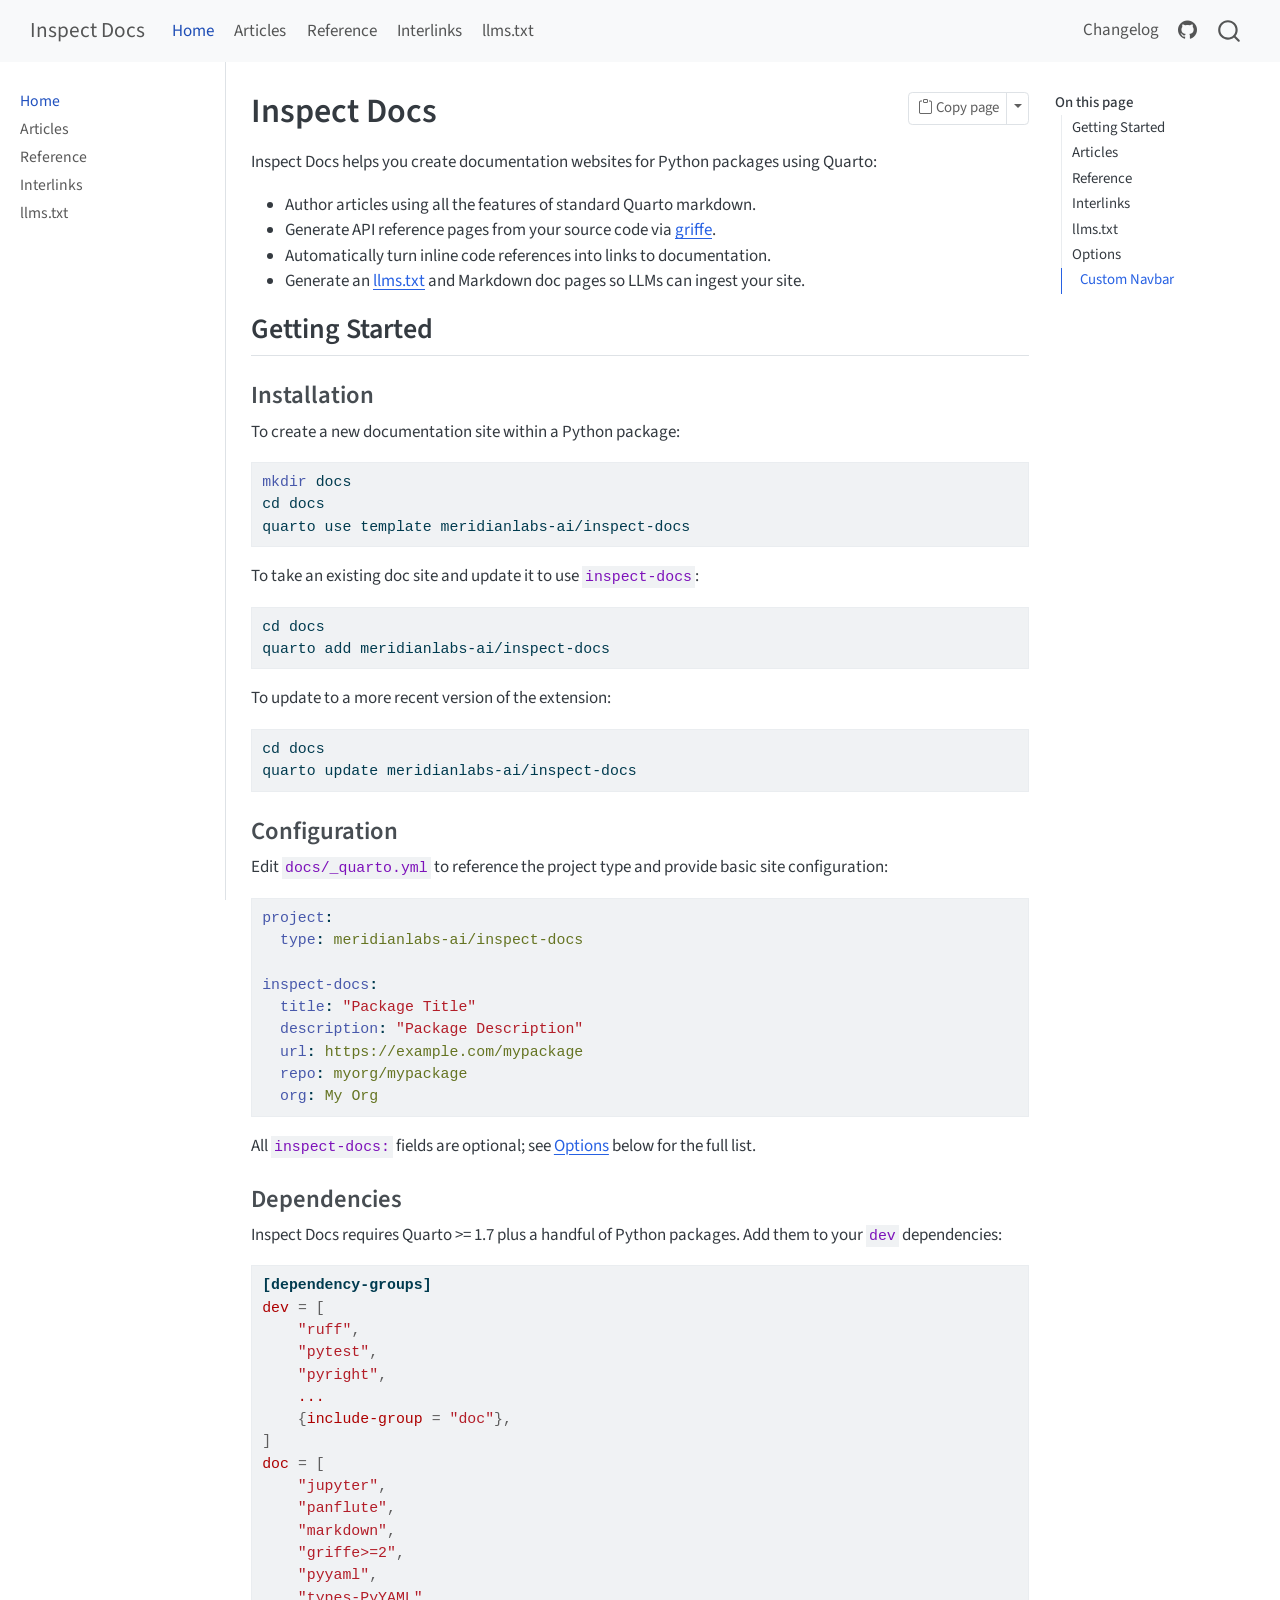
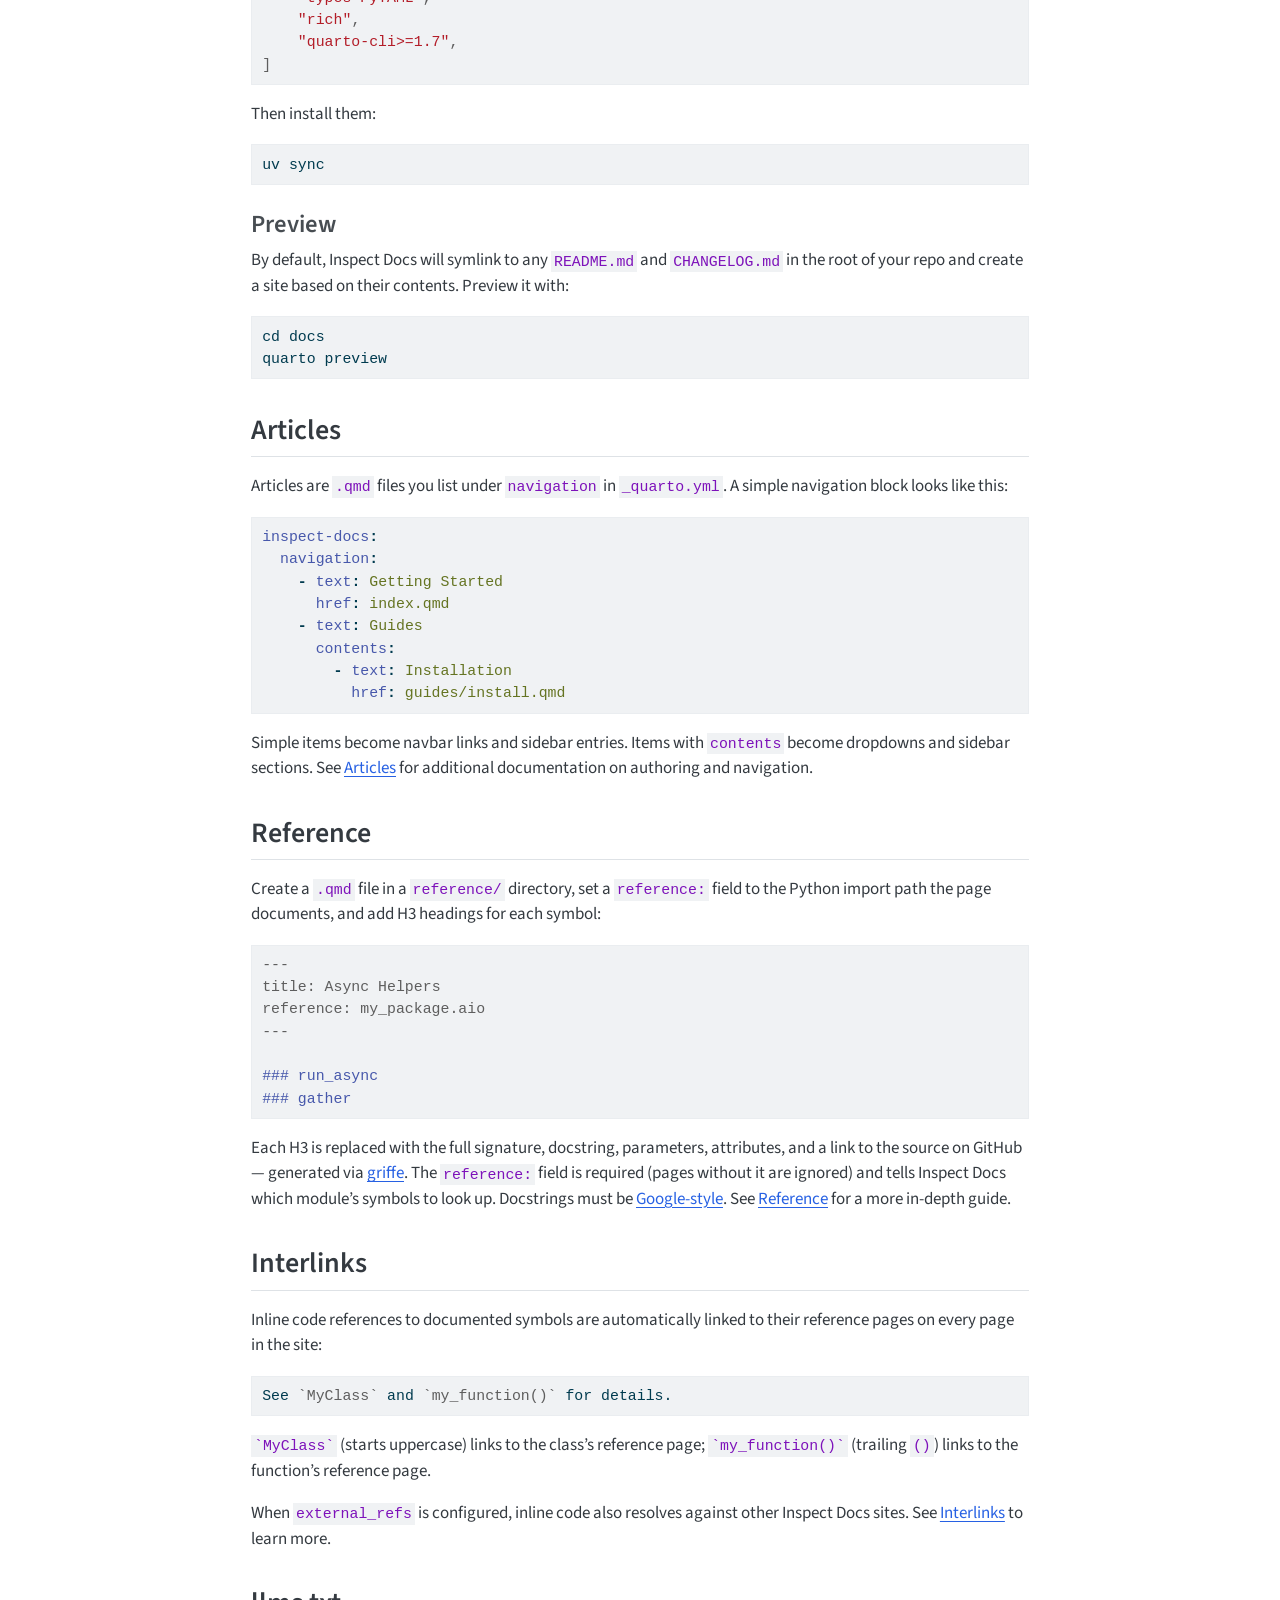
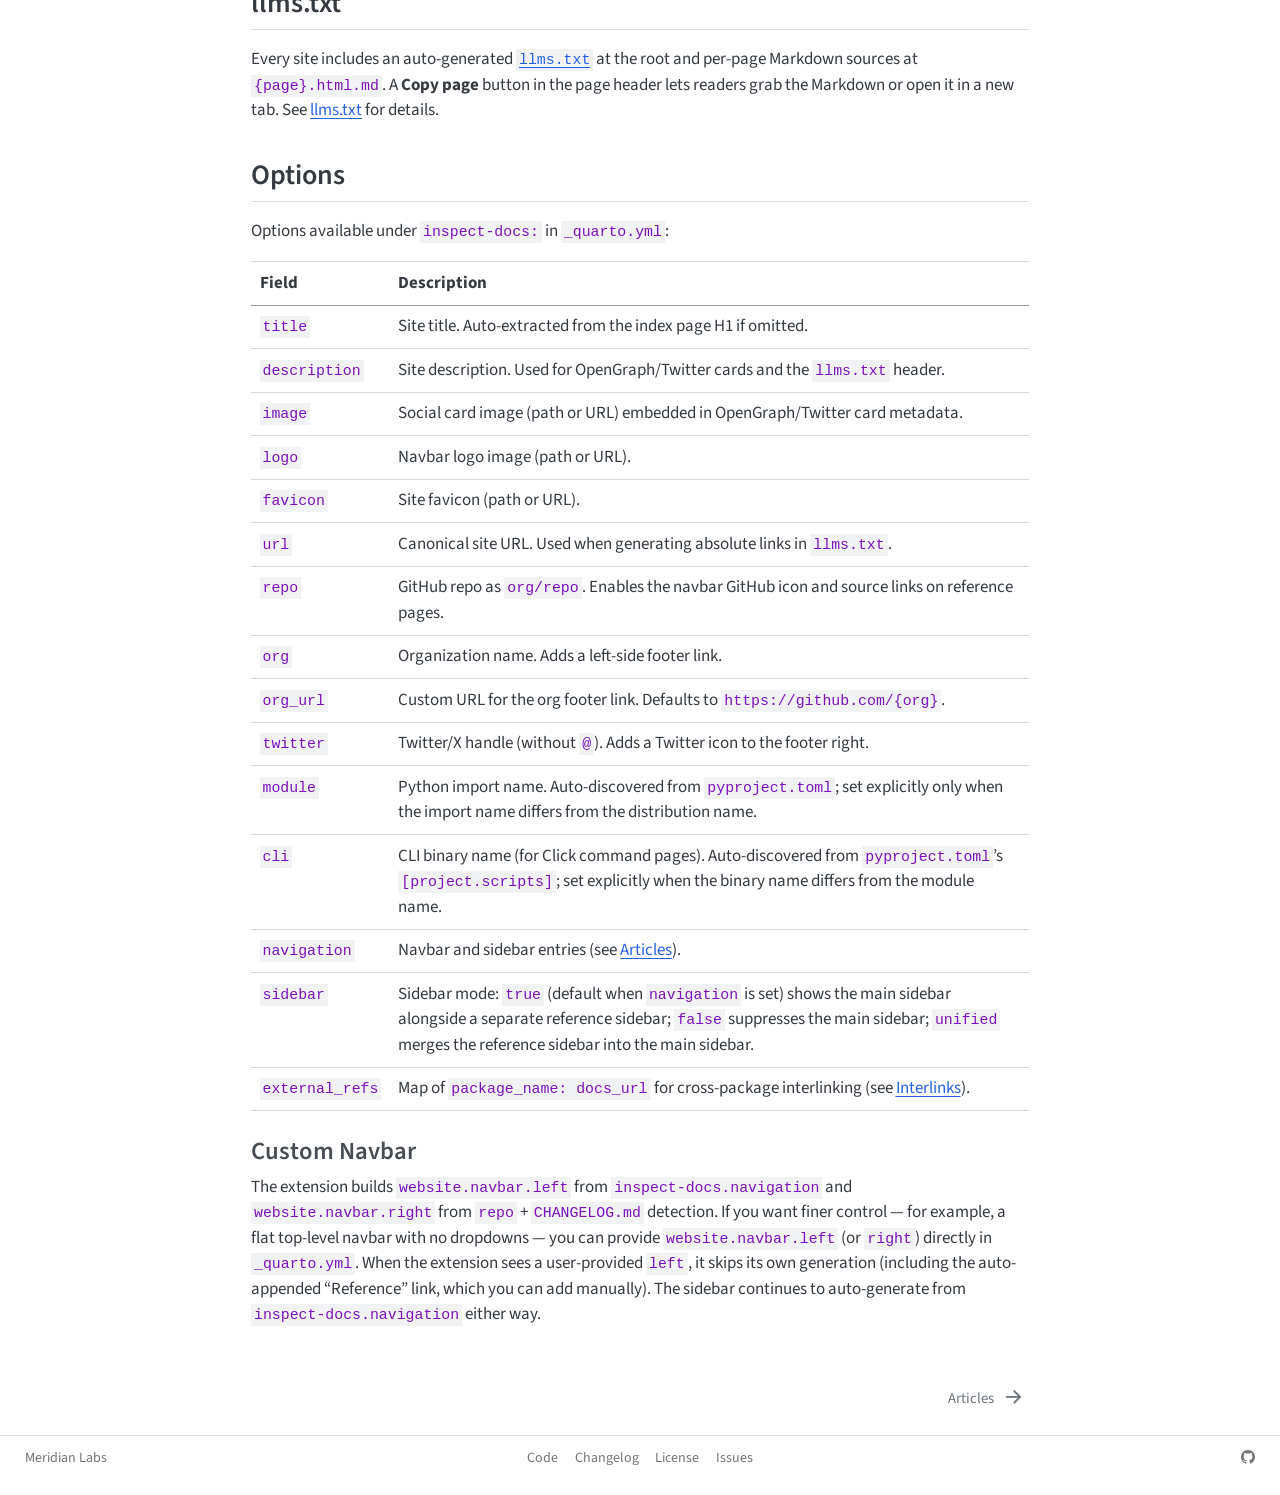
<file: index.html>
<!DOCTYPE html>
<html xmlns="http://www.w3.org/1999/xhtml" lang="en" xml:lang="en"><head>

<meta charset="utf-8">
<meta name="generator" content="quarto-1.9.37">

<meta name="viewport" content="width=device-width, initial-scale=1.0, user-scalable=yes">


<title>Inspect Docs</title>
<style>
/* Default styles provided by pandoc.
** See https://pandoc.org/MANUAL.html#variables-for-html for config info.
*/
code{white-space: pre-wrap;}
span.smallcaps{font-variant: small-caps;}
div.columns{display: flex; gap: min(4vw, 1.5em);}
div.column{flex: auto; overflow-x: auto;}
div.hanging-indent{margin-left: 1.5em; text-indent: -1.5em;}
ul.task-list{list-style: none;}
ul.task-list li input[type="checkbox"] {
  width: 0.8em;
  margin: 0 0.8em 0.2em -1em; /* quarto-specific, see https://github.com/quarto-dev/quarto-cli/issues/4556 */ 
  vertical-align: middle;
}
/* CSS for syntax highlighting */
html { -webkit-text-size-adjust: 100%; }
pre > code.sourceCode { white-space: pre; position: relative; }
pre > code.sourceCode > span { display: inline-block; line-height: 1.25; }
pre > code.sourceCode > span:empty { height: 1.2em; }
.sourceCode { overflow: visible; }
code.sourceCode > span { color: inherit; text-decoration: inherit; }
div.sourceCode { margin: 1em 0; }
pre.sourceCode { margin: 0; }
@media screen {
div.sourceCode { overflow: auto; }
}
@media print {
pre > code.sourceCode { white-space: pre-wrap; }
pre > code.sourceCode > span { text-indent: -5em; padding-left: 5em; }
}
pre.numberSource code
  { counter-reset: source-line 0; }
pre.numberSource code > span
  { position: relative; left: -4em; counter-increment: source-line; }
pre.numberSource code > span > a:first-child::before
  { content: counter(source-line);
    position: relative; left: -1em; text-align: right; vertical-align: baseline;
    border: none; display: inline-block;
    -webkit-touch-callout: none; -webkit-user-select: none;
    -khtml-user-select: none; -moz-user-select: none;
    -ms-user-select: none; user-select: none;
    padding: 0 4px; width: 4em;
  }
pre.numberSource { margin-left: 3em;  padding-left: 4px; }
div.sourceCode
  {   }
@media screen {
pre > code.sourceCode > span > a:first-child::before { text-decoration: underline; }
}
</style>


<script src="site_libs/quarto-nav/quarto-nav.js"></script>
<script src="site_libs/quarto-nav/headroom.min.js"></script>
<script src="site_libs/clipboard/clipboard.min.js"></script>
<script src="site_libs/quarto-search/autocomplete.umd.js"></script>
<script src="site_libs/quarto-search/fuse.min.js"></script>
<script src="site_libs/quarto-search/quarto-search.js"></script>
<meta name="quarto:offset" content="./">
<link href="./articles.html" rel="next">
<script src="site_libs/quarto-html/quarto.js" type="module"></script>
<script src="site_libs/quarto-html/tabsets/tabsets.js" type="module"></script>
<script src="site_libs/quarto-html/popper.min.js"></script>
<script src="site_libs/quarto-html/tippy.umd.min.js"></script>
<script src="site_libs/quarto-html/anchor.min.js"></script>
<link href="site_libs/quarto-html/tippy.css" rel="stylesheet">
<link href="site_libs/quarto-html/quarto-syntax-highlighting-7f8f88aac4f3542376d5c11b86a4c14d.css" rel="stylesheet" id="quarto-text-highlighting-styles">
<script src="site_libs/bootstrap/bootstrap.min.js"></script>
<link href="site_libs/bootstrap/bootstrap-icons.css" rel="stylesheet">
<link href="site_libs/bootstrap/bootstrap-00bb9cb7cda113ac4013fc9b55ca6f24.min.css" rel="stylesheet" append-hash="true" id="quarto-bootstrap" data-mode="light">
<script id="quarto-search-options" type="application/json">{
  "location": "navbar",
  "copy-button": false,
  "collapse-after": 3,
  "panel-placement": "end",
  "type": "overlay",
  "limit": 50,
  "keyboard-shortcut": [
    "f",
    "/",
    "s"
  ],
  "show-item-context": false,
  "language": {
    "search-no-results-text": "No results",
    "search-matching-documents-text": "matching documents",
    "search-copy-link-title": "Copy link to search",
    "search-hide-matches-text": "Hide additional matches",
    "search-more-match-text": "more match in this document",
    "search-more-matches-text": "more matches in this document",
    "search-clear-button-title": "Clear",
    "search-text-placeholder": "",
    "search-detached-cancel-button-title": "Cancel",
    "search-submit-button-title": "Submit",
    "search-label": "Search"
  }
}</script>


<meta property="og:title" content="Inspect Docs">
<meta property="og:description" content="A Quarto project type extension for Python package documentation with automatic API reference generation.">
<meta property="og:site_name" content="Inspect Docs">
<meta name="twitter:title" content="Inspect Docs">
<meta name="twitter:description" content="A Quarto project type extension for Python package documentation with automatic API reference generation.">
<meta name="twitter:card" content="summary">
</head>

<body class="nav-sidebar docked nav-fixed quarto-light">

<div id="quarto-search-results"></div>
  <header id="quarto-header" class="headroom fixed-top">
    <nav class="navbar navbar-expand-lg " data-bs-theme="dark">
      <div class="navbar-container container-fluid">
      <div class="navbar-brand-container mx-auto">
    <a class="navbar-brand" href="./index.html">
    <span class="navbar-title">Inspect Docs</span>
    </a>
  </div>
            <div id="quarto-search" class="" title="Search"></div>
          <button class="navbar-toggler" type="button" data-bs-toggle="collapse" data-bs-target="#navbarCollapse" aria-controls="navbarCollapse" role="menu" aria-expanded="false" aria-label="Toggle navigation" onclick="if (window.quartoToggleHeadroom) { window.quartoToggleHeadroom(); }">
  <span class="navbar-toggler-icon"></span>
</button>
          <div class="collapse navbar-collapse" id="navbarCollapse">
            <ul class="navbar-nav navbar-nav-scroll me-auto">
  <li class="nav-item">
    <a class="nav-link active" href="./index.html" aria-current="page"> 
<span class="menu-text">Home</span></a>
  </li>  
  <li class="nav-item">
    <a class="nav-link" href="./articles.html"> 
<span class="menu-text">Articles</span></a>
  </li>  
  <li class="nav-item">
    <a class="nav-link" href="./reference.html"> 
<span class="menu-text">Reference</span></a>
  </li>  
  <li class="nav-item">
    <a class="nav-link" href="./interlinks.html"> 
<span class="menu-text">Interlinks</span></a>
  </li>  
  <li class="nav-item">
    <a class="nav-link" href="./llms.html"> 
<span class="menu-text">llms.txt</span></a>
  </li>  
</ul>
            <ul class="navbar-nav navbar-nav-scroll ms-auto">
  <li class="nav-item">
    <a class="nav-link" href="./CHANGELOG.html"> 
<span class="menu-text">Changelog</span></a>
  </li>  
  <li class="nav-item compact">
    <a class="nav-link" href="https://github.com/meridianlabs-ai/inspect-docs"> <i class="bi bi-github" role="img">
</i> 
<span class="menu-text"></span></a>
  </li>  
</ul>
          </div> <!-- /navcollapse -->
            <div class="quarto-navbar-tools">
</div>
      </div> <!-- /container-fluid -->
    </nav>
  <nav class="quarto-secondary-nav">
    <div class="container-fluid d-flex">
      <button type="button" class="quarto-btn-toggle btn" data-bs-toggle="collapse" role="button" data-bs-target=".quarto-sidebar-collapse-item" aria-controls="quarto-sidebar" aria-expanded="false" aria-label="Toggle sidebar navigation" onclick="if (window.quartoToggleHeadroom) { window.quartoToggleHeadroom(); }">
        <i class="bi bi-layout-text-sidebar-reverse"></i>
      </button>
        <nav class="quarto-page-breadcrumbs" aria-label="breadcrumb"><ol class="breadcrumb"><li class="breadcrumb-item"><a href="./index.html">Home</a></li></ol></nav>
        <a class="flex-grow-1" role="navigation" data-bs-toggle="collapse" data-bs-target=".quarto-sidebar-collapse-item" aria-controls="quarto-sidebar" aria-expanded="false" aria-label="Toggle sidebar navigation" onclick="if (window.quartoToggleHeadroom) { window.quartoToggleHeadroom(); }">      
        </a>
    </div>
  </nav>
</header>
<!-- content -->
<div id="quarto-content" class="quarto-container page-columns page-rows-contents page-layout-article page-navbar">
<!-- sidebar -->
  <nav id="quarto-sidebar" class="sidebar collapse collapse-horizontal quarto-sidebar-collapse-item sidebar-navigation docked overflow-auto">
    <div class="sidebar-menu-container"> 
    <ul class="list-unstyled mt-1">
        <li class="sidebar-item">
  <div class="sidebar-item-container"> 
  <a href="./index.html" class="sidebar-item-text sidebar-link active">
 <span class="menu-text">Home</span></a>
  </div>
</li>
        <li class="sidebar-item">
  <div class="sidebar-item-container"> 
  <a href="./articles.html" class="sidebar-item-text sidebar-link">
 <span class="menu-text">Articles</span></a>
  </div>
</li>
        <li class="sidebar-item">
  <div class="sidebar-item-container"> 
  <a href="./reference.html" class="sidebar-item-text sidebar-link">
 <span class="menu-text">Reference</span></a>
  </div>
</li>
        <li class="sidebar-item">
  <div class="sidebar-item-container"> 
  <a href="./interlinks.html" class="sidebar-item-text sidebar-link">
 <span class="menu-text">Interlinks</span></a>
  </div>
</li>
        <li class="sidebar-item">
  <div class="sidebar-item-container"> 
  <a href="./llms.html" class="sidebar-item-text sidebar-link">
 <span class="menu-text">llms.txt</span></a>
  </div>
</li>
    </ul>
    </div>
</nav>
<div id="quarto-sidebar-glass" class="quarto-sidebar-collapse-item" data-bs-toggle="collapse" data-bs-target=".quarto-sidebar-collapse-item"></div>
<!-- margin-sidebar -->
    <div id="quarto-margin-sidebar" class="sidebar margin-sidebar">
        <nav id="TOC" role="doc-toc" class="toc-active" data-toc-expanded="1">
    <h2 id="toc-title">On this page</h2>
   
  <ul>
  <li><a href="#getting-started" id="toc-getting-started" class="nav-link active" data-scroll-target="#getting-started">Getting Started</a>
  <ul class="collapse">
  <li><a href="#installation" id="toc-installation" class="nav-link" data-scroll-target="#installation">Installation</a></li>
  <li><a href="#configuration" id="toc-configuration" class="nav-link" data-scroll-target="#configuration">Configuration</a></li>
  <li><a href="#dependencies" id="toc-dependencies" class="nav-link" data-scroll-target="#dependencies">Dependencies</a></li>
  <li><a href="#preview" id="toc-preview" class="nav-link" data-scroll-target="#preview">Preview</a></li>
  </ul></li>
  <li><a href="#articles" id="toc-articles" class="nav-link" data-scroll-target="#articles">Articles</a></li>
  <li><a href="#reference" id="toc-reference" class="nav-link" data-scroll-target="#reference">Reference</a></li>
  <li><a href="#interlinks" id="toc-interlinks" class="nav-link" data-scroll-target="#interlinks">Interlinks</a></li>
  <li><a href="#llms.txt" id="toc-llms.txt" class="nav-link" data-scroll-target="#llms.txt">llms.txt</a></li>
  <li><a href="#options" id="toc-options" class="nav-link" data-scroll-target="#options">Options</a>
  <ul class="collapse">
  <li><a href="#custom-navbar" id="toc-custom-navbar" class="nav-link" data-scroll-target="#custom-navbar">Custom Navbar</a></li>
  </ul></li>
  </ul>
</nav>
    </div>
<!-- main -->
<main class="content" id="quarto-document-content">

<header id="title-block-header" class="quarto-title-block default">
<div class="quarto-title">
<h1 class="title">Inspect Docs</h1>
</div>



<div class="quarto-title-meta">

    
  
    
  </div>
  


</header>


<p>Inspect Docs helps you create documentation websites for Python packages using Quarto:</p>
<ul>
<li>Author articles using all the features of standard Quarto markdown.</li>
<li>Generate API reference pages from your source code via <a href="https://mkdocstrings.github.io/griffe/">griffe</a>.</li>
<li>Automatically turn inline code references into links to documentation.</li>
<li>Generate an <a href="https://llmstxt.org">llms.txt</a> and Markdown doc pages so LLMs can ingest your site.</li>
</ul>
<section id="getting-started" class="level2">
<h2 class="anchored" data-anchor-id="getting-started">Getting Started</h2>
<section id="installation" class="level3">
<h3 class="anchored" data-anchor-id="installation">Installation</h3>
<p>To create a new documentation site within a Python package:</p>
<div class="code-copy-outer-scaffold"><div class="sourceCode" id="cb1"><pre class="sourceCode bash code-with-copy"><code class="sourceCode bash"><span id="cb1-1"><a href="#cb1-1" aria-hidden="true" tabindex="-1"></a><span class="fu">mkdir</span> docs</span>
<span id="cb1-2"><a href="#cb1-2" aria-hidden="true" tabindex="-1"></a><span class="bu">cd</span> docs</span>
<span id="cb1-3"><a href="#cb1-3" aria-hidden="true" tabindex="-1"></a><span class="ex">quarto</span> use template meridianlabs-ai/inspect-docs</span></code></pre></div><button title="Copy to Clipboard" class="code-copy-button"><i class="bi"></i></button></div>
<p>To take an existing doc site and update it to use <code>inspect-docs</code>:</p>
<div class="code-copy-outer-scaffold"><div class="sourceCode" id="cb2"><pre class="sourceCode bash code-with-copy"><code class="sourceCode bash"><span id="cb2-1"><a href="#cb2-1" aria-hidden="true" tabindex="-1"></a><span class="bu">cd</span> docs</span>
<span id="cb2-2"><a href="#cb2-2" aria-hidden="true" tabindex="-1"></a><span class="ex">quarto</span> add meridianlabs-ai/inspect-docs</span></code></pre></div><button title="Copy to Clipboard" class="code-copy-button"><i class="bi"></i></button></div>
<p>To update to a more recent version of the extension:</p>
<div class="code-copy-outer-scaffold"><div class="sourceCode" id="cb3"><pre class="sourceCode bash code-with-copy"><code class="sourceCode bash"><span id="cb3-1"><a href="#cb3-1" aria-hidden="true" tabindex="-1"></a><span class="bu">cd</span> docs</span>
<span id="cb3-2"><a href="#cb3-2" aria-hidden="true" tabindex="-1"></a><span class="ex">quarto</span> update meridianlabs-ai/inspect-docs</span></code></pre></div><button title="Copy to Clipboard" class="code-copy-button"><i class="bi"></i></button></div>
</section>
<section id="configuration" class="level3">
<h3 class="anchored" data-anchor-id="configuration">Configuration</h3>
<p>Edit <code>docs/_quarto.yml</code> to reference the project type and provide basic site configuration:</p>
<div class="code-copy-outer-scaffold"><div class="sourceCode" id="cb4"><pre class="sourceCode yaml code-with-copy"><code class="sourceCode yaml"><span id="cb4-1"><a href="#cb4-1" aria-hidden="true" tabindex="-1"></a><span class="fu">project</span><span class="kw">:</span></span>
<span id="cb4-2"><a href="#cb4-2" aria-hidden="true" tabindex="-1"></a><span class="at">  </span><span class="fu">type</span><span class="kw">:</span><span class="at"> meridianlabs-ai/inspect-docs</span></span>
<span id="cb4-3"><a href="#cb4-3" aria-hidden="true" tabindex="-1"></a></span>
<span id="cb4-4"><a href="#cb4-4" aria-hidden="true" tabindex="-1"></a><span class="fu">inspect-docs</span><span class="kw">:</span></span>
<span id="cb4-5"><a href="#cb4-5" aria-hidden="true" tabindex="-1"></a><span class="at">  </span><span class="fu">title</span><span class="kw">:</span><span class="at"> </span><span class="st">"Package Title"</span></span>
<span id="cb4-6"><a href="#cb4-6" aria-hidden="true" tabindex="-1"></a><span class="at">  </span><span class="fu">description</span><span class="kw">:</span><span class="at"> </span><span class="st">"Package Description"</span></span>
<span id="cb4-7"><a href="#cb4-7" aria-hidden="true" tabindex="-1"></a><span class="at">  </span><span class="fu">url</span><span class="kw">:</span><span class="at"> https://example.com/mypackage</span></span>
<span id="cb4-8"><a href="#cb4-8" aria-hidden="true" tabindex="-1"></a><span class="at">  </span><span class="fu">repo</span><span class="kw">:</span><span class="at"> myorg/mypackage</span></span>
<span id="cb4-9"><a href="#cb4-9" aria-hidden="true" tabindex="-1"></a><span class="at">  </span><span class="fu">org</span><span class="kw">:</span><span class="at"> My Org</span></span></code></pre></div><button title="Copy to Clipboard" class="code-copy-button"><i class="bi"></i></button></div>
<p>All <code>inspect-docs:</code> fields are optional; see <a href="#options">Options</a> below for the full list.</p>
</section>
<section id="dependencies" class="level3">
<h3 class="anchored" data-anchor-id="dependencies">Dependencies</h3>
<p>Inspect Docs requires Quarto &gt;= 1.7 plus a handful of Python packages. Add them to your <code>dev</code> dependencies:</p>
<div class="code-copy-outer-scaffold"><div class="sourceCode" id="cb5"><pre class="sourceCode toml code-with-copy"><code class="sourceCode toml"><span id="cb5-1"><a href="#cb5-1" aria-hidden="true" tabindex="-1"></a><span class="kw">[dependency-groups]</span></span>
<span id="cb5-2"><a href="#cb5-2" aria-hidden="true" tabindex="-1"></a><span class="dt">dev</span> <span class="op">=</span> <span class="op">[</span></span>
<span id="cb5-3"><a href="#cb5-3" aria-hidden="true" tabindex="-1"></a>    <span class="st">"ruff"</span><span class="op">,</span></span>
<span id="cb5-4"><a href="#cb5-4" aria-hidden="true" tabindex="-1"></a>    <span class="st">"pytest"</span><span class="op">,</span></span>
<span id="cb5-5"><a href="#cb5-5" aria-hidden="true" tabindex="-1"></a>    <span class="st">"pyright"</span><span class="op">,</span></span>
<span id="cb5-6"><a href="#cb5-6" aria-hidden="true" tabindex="-1"></a>    <span class="er">...</span></span>
<span id="cb5-7"><a href="#cb5-7" aria-hidden="true" tabindex="-1"></a>    <span class="op">{</span><span class="dt">include-group</span><span class="op"> =</span> <span class="st">"doc"</span><span class="op">},</span></span>
<span id="cb5-8"><a href="#cb5-8" aria-hidden="true" tabindex="-1"></a><span class="op">]</span></span>
<span id="cb5-9"><a href="#cb5-9" aria-hidden="true" tabindex="-1"></a><span class="dt">doc</span> <span class="op">=</span> <span class="op">[</span></span>
<span id="cb5-10"><a href="#cb5-10" aria-hidden="true" tabindex="-1"></a>    <span class="st">"jupyter"</span><span class="op">,</span></span>
<span id="cb5-11"><a href="#cb5-11" aria-hidden="true" tabindex="-1"></a>    <span class="st">"panflute"</span><span class="op">,</span></span>
<span id="cb5-12"><a href="#cb5-12" aria-hidden="true" tabindex="-1"></a>    <span class="st">"markdown"</span><span class="op">,</span></span>
<span id="cb5-13"><a href="#cb5-13" aria-hidden="true" tabindex="-1"></a>    <span class="st">"griffe&gt;=2"</span><span class="op">,</span></span>
<span id="cb5-14"><a href="#cb5-14" aria-hidden="true" tabindex="-1"></a>    <span class="st">"pyyaml"</span><span class="op">,</span></span>
<span id="cb5-15"><a href="#cb5-15" aria-hidden="true" tabindex="-1"></a>    <span class="st">"types-PyYAML"</span><span class="op">,</span></span>
<span id="cb5-16"><a href="#cb5-16" aria-hidden="true" tabindex="-1"></a>    <span class="st">"rich"</span><span class="op">,</span></span>
<span id="cb5-17"><a href="#cb5-17" aria-hidden="true" tabindex="-1"></a>    <span class="st">"quarto-cli&gt;=1.7"</span><span class="op">,</span></span>
<span id="cb5-18"><a href="#cb5-18" aria-hidden="true" tabindex="-1"></a><span class="op">]</span></span></code></pre></div><button title="Copy to Clipboard" class="code-copy-button"><i class="bi"></i></button></div>
<p>Then install them:</p>
<div class="code-copy-outer-scaffold"><div class="sourceCode" id="cb6"><pre class="sourceCode bash code-with-copy"><code class="sourceCode bash"><span id="cb6-1"><a href="#cb6-1" aria-hidden="true" tabindex="-1"></a><span class="ex">uv</span> sync</span></code></pre></div><button title="Copy to Clipboard" class="code-copy-button"><i class="bi"></i></button></div>
</section>
<section id="preview" class="level3">
<h3 class="anchored" data-anchor-id="preview">Preview</h3>
<p>By default, Inspect Docs will symlink to any <code>README.md</code> and <code>CHANGELOG.md</code> in the root of your repo and create a site based on their contents. Preview it with:</p>
<div class="code-copy-outer-scaffold"><div class="sourceCode" id="cb7"><pre class="sourceCode bash code-with-copy"><code class="sourceCode bash"><span id="cb7-1"><a href="#cb7-1" aria-hidden="true" tabindex="-1"></a><span class="bu">cd</span> docs</span>
<span id="cb7-2"><a href="#cb7-2" aria-hidden="true" tabindex="-1"></a><span class="ex">quarto</span> preview</span></code></pre></div><button title="Copy to Clipboard" class="code-copy-button"><i class="bi"></i></button></div>
</section>
</section>
<section id="articles" class="level2">
<h2 class="anchored" data-anchor-id="articles">Articles</h2>
<p>Articles are <code>.qmd</code> files you list under <code>navigation</code> in <code>_quarto.yml</code>. A simple navigation block looks like this:</p>
<div class="code-copy-outer-scaffold"><div class="sourceCode" id="cb8"><pre class="sourceCode yaml code-with-copy"><code class="sourceCode yaml"><span id="cb8-1"><a href="#cb8-1" aria-hidden="true" tabindex="-1"></a><span class="fu">inspect-docs</span><span class="kw">:</span></span>
<span id="cb8-2"><a href="#cb8-2" aria-hidden="true" tabindex="-1"></a><span class="at">  </span><span class="fu">navigation</span><span class="kw">:</span></span>
<span id="cb8-3"><a href="#cb8-3" aria-hidden="true" tabindex="-1"></a><span class="at">    </span><span class="kw">-</span><span class="at"> </span><span class="fu">text</span><span class="kw">:</span><span class="at"> Getting Started</span></span>
<span id="cb8-4"><a href="#cb8-4" aria-hidden="true" tabindex="-1"></a><span class="at">      </span><span class="fu">href</span><span class="kw">:</span><span class="at"> index.qmd</span></span>
<span id="cb8-5"><a href="#cb8-5" aria-hidden="true" tabindex="-1"></a><span class="at">    </span><span class="kw">-</span><span class="at"> </span><span class="fu">text</span><span class="kw">:</span><span class="at"> Guides</span></span>
<span id="cb8-6"><a href="#cb8-6" aria-hidden="true" tabindex="-1"></a><span class="at">      </span><span class="fu">contents</span><span class="kw">:</span></span>
<span id="cb8-7"><a href="#cb8-7" aria-hidden="true" tabindex="-1"></a><span class="at">        </span><span class="kw">-</span><span class="at"> </span><span class="fu">text</span><span class="kw">:</span><span class="at"> Installation</span></span>
<span id="cb8-8"><a href="#cb8-8" aria-hidden="true" tabindex="-1"></a><span class="at">          </span><span class="fu">href</span><span class="kw">:</span><span class="at"> guides/install.qmd</span></span></code></pre></div><button title="Copy to Clipboard" class="code-copy-button"><i class="bi"></i></button></div>
<p>Simple items become navbar links and sidebar entries. Items with <code>contents</code> become dropdowns and sidebar sections. See <a href="./articles.html">Articles</a> for additional documentation on authoring and navigation.</p>
</section>
<section id="reference" class="level2">
<h2 class="anchored" data-anchor-id="reference">Reference</h2>
<p>Create a <code>.qmd</code> file in a <code>reference/</code> directory, set a <code>reference:</code> field to the Python import path the page documents, and add H3 headings for each symbol:</p>
<div class="code-copy-outer-scaffold"><div class="sourceCode" id="cb9"><pre class="sourceCode markdown code-with-copy"><code class="sourceCode markdown"><span id="cb9-1"><a href="#cb9-1" aria-hidden="true" tabindex="-1"></a><span class="co">---</span></span>
<span id="cb9-2"><a href="#cb9-2" aria-hidden="true" tabindex="-1"></a><span class="an">title:</span><span class="co"> Async Helpers</span></span>
<span id="cb9-3"><a href="#cb9-3" aria-hidden="true" tabindex="-1"></a><span class="an">reference:</span><span class="co"> my_package.aio</span></span>
<span id="cb9-4"><a href="#cb9-4" aria-hidden="true" tabindex="-1"></a><span class="co">---</span></span>
<span id="cb9-5"><a href="#cb9-5" aria-hidden="true" tabindex="-1"></a></span>
<span id="cb9-6"><a href="#cb9-6" aria-hidden="true" tabindex="-1"></a><span class="fu">### run_async</span></span>
<span id="cb9-7"><a href="#cb9-7" aria-hidden="true" tabindex="-1"></a><span class="fu">### gather</span></span></code></pre></div><button title="Copy to Clipboard" class="code-copy-button"><i class="bi"></i></button></div>
<p>Each H3 is replaced with the full signature, docstring, parameters, attributes, and a link to the source on GitHub — generated via <a href="https://mkdocstrings.github.io/griffe/">griffe</a>. The <code>reference:</code> field is required (pages without it are ignored) and tells Inspect Docs which module’s symbols to look up. Docstrings must be <a href="https://google.github.io/styleguide/pyguide.html#38-comments-and-docstrings">Google-style</a>. See <a href="./reference.html">Reference</a> for a more in-depth guide.</p>
</section>
<section id="interlinks" class="level2">
<h2 class="anchored" data-anchor-id="interlinks">Interlinks</h2>
<p>Inline code references to documented symbols are automatically linked to their reference pages on every page in the site:</p>
<div class="code-copy-outer-scaffold"><div class="sourceCode" id="cb10"><pre class="sourceCode markdown code-with-copy"><code class="sourceCode markdown"><span id="cb10-1"><a href="#cb10-1" aria-hidden="true" tabindex="-1"></a>See <span class="in">`MyClass`</span> and <span class="in">`my_function()`</span> for details.</span></code></pre></div><button title="Copy to Clipboard" class="code-copy-button"><i class="bi"></i></button></div>
<p><code>`MyClass`</code> (starts uppercase) links to the class’s reference page; <code>`my_function()`</code> (trailing <code>()</code>) links to the function’s reference page.</p>
<p>When <code>external_refs</code> is configured, inline code also resolves against other Inspect Docs sites. See <a href="./interlinks.html">Interlinks</a> to learn more.</p>
</section>
<section id="llms.txt" class="level2">
<h2 class="anchored" data-anchor-id="llms.txt">llms.txt</h2>
<p>Every site includes an auto-generated <a href="https://llmstxt.org"><code>llms.txt</code></a> at the root and per-page Markdown sources at <code>{page}.html.md</code>. A <strong>Copy page</strong> button in the page header lets readers grab the Markdown or open it in a new tab. See <a href="./llms.html">llms.txt</a> for details.</p>
</section>
<section id="options" class="level2">
<h2 class="anchored" data-anchor-id="options">Options</h2>
<p>Options available under <code>inspect-docs:</code> in <code>_quarto.yml</code>:</p>
<table class="caption-top table">
<thead>
<tr class="header">
<th>Field</th>
<th>Description</th>
</tr>
</thead>
<tbody>
<tr class="odd">
<td><code>title</code></td>
<td>Site title. Auto-extracted from the index page H1 if omitted.</td>
</tr>
<tr class="even">
<td><code>description</code></td>
<td>Site description. Used for OpenGraph/Twitter cards and the <code>llms.txt</code> header.</td>
</tr>
<tr class="odd">
<td><code>image</code></td>
<td>Social card image (path or URL) embedded in OpenGraph/Twitter card metadata.</td>
</tr>
<tr class="even">
<td><code>logo</code></td>
<td>Navbar logo image (path or URL).</td>
</tr>
<tr class="odd">
<td><code>favicon</code></td>
<td>Site favicon (path or URL).</td>
</tr>
<tr class="even">
<td><code>url</code></td>
<td>Canonical site URL. Used when generating absolute links in <code>llms.txt</code>.</td>
</tr>
<tr class="odd">
<td><code>repo</code></td>
<td>GitHub repo as <code>org/repo</code>. Enables the navbar GitHub icon and source links on reference pages.</td>
</tr>
<tr class="even">
<td><code>org</code></td>
<td>Organization name. Adds a left-side footer link.</td>
</tr>
<tr class="odd">
<td><code>org_url</code></td>
<td>Custom URL for the org footer link. Defaults to <code>https://github.com/{org}</code>.</td>
</tr>
<tr class="even">
<td><code>twitter</code></td>
<td>Twitter/X handle (without <code>@</code>). Adds a Twitter icon to the footer right.</td>
</tr>
<tr class="odd">
<td><code>module</code></td>
<td>Python import name. Auto-discovered from <code>pyproject.toml</code>; set explicitly only when the import name differs from the distribution name.</td>
</tr>
<tr class="even">
<td><code>cli</code></td>
<td>CLI binary name (for Click command pages). Auto-discovered from <code>pyproject.toml</code>’s <code>[project.scripts]</code>; set explicitly when the binary name differs from the module name.</td>
</tr>
<tr class="odd">
<td><code>navigation</code></td>
<td>Navbar and sidebar entries (see <a href="./articles.html">Articles</a>).</td>
</tr>
<tr class="even">
<td><code>sidebar</code></td>
<td>Sidebar mode: <code>true</code> (default when <code>navigation</code> is set) shows the main sidebar alongside a separate reference sidebar; <code>false</code> suppresses the main sidebar; <code>unified</code> merges the reference sidebar into the main sidebar.</td>
</tr>
<tr class="odd">
<td><code>external_refs</code></td>
<td>Map of <code>package_name: docs_url</code> for cross-package interlinking (see <a href="./interlinks.html">Interlinks</a>).</td>
</tr>
</tbody>
</table>
<section id="custom-navbar" class="level3">
<h3 class="anchored" data-anchor-id="custom-navbar">Custom Navbar</h3>
<p>The extension builds <code>website.navbar.left</code> from <code>inspect-docs.navigation</code> and <code>website.navbar.right</code> from <code>repo</code> + <code>CHANGELOG.md</code> detection. If you want finer control — for example, a flat top-level navbar with no dropdowns — you can provide <code>website.navbar.left</code> (or <code>right</code>) directly in <code>_quarto.yml</code>. When the extension sees a user-provided <code>left</code>, it skips its own generation (including the auto-appended “Reference” link, which you can add manually). The sidebar continues to auto-generate from <code>inspect-docs.navigation</code> either way.</p>


</section>
</section>

</main> <!-- /main -->
<div id="copy-page-btn" class="btn-group" style="display:none;">
  <button type="button" class="btn btn-sm btn-light" id="copy-page-action" title="Copy page as Markdown">
    <i class="bi bi-clipboard"></i> Copy page
  </button>
  <button type="button" class="btn btn-sm btn-light dropdown-toggle dropdown-toggle-split" data-bs-toggle="dropdown" aria-expanded="false">
    <span class="visually-hidden">Toggle Dropdown</span>
  </button>
  <ul class="dropdown-menu dropdown-menu-end">
    <li><a class="dropdown-item" href="#" id="copy-page-md">
      <i class="bi bi-clipboard"></i> Copy page as Markdown
    </a></li>
    <li><a class="dropdown-item" href="#" id="open-page-md">
      <i class="bi bi-box-arrow-up-right"></i> Open Markdown
    </a></li>
  </ul>
</div>

<script>
document.addEventListener("DOMContentLoaded", function () {
  var mdUrl = window.location.pathname.replace(/\.html$/, ".html.md");
  var btn = document.getElementById("copy-page-btn");
  var cachedMarkdown = null;

  // Pre-fetch the .html.md content
  fetch(mdUrl)
    .then(function (res) {
      if (!res.ok) throw new Error(res.status);
      return res.text();
    })
    .then(function (text) {
      cachedMarkdown = text;

      // Relocate button into the .quarto-title div
      var titleDiv = document.querySelector(".quarto-title");
      if (titleDiv) {
        titleDiv.appendChild(btn);
        btn.style.display = "";
      }
    })
    .catch(function () {
      // No .html.md available — remove button entirely
      btn.remove();
    });

  function copyMarkdown(e) {
    e.preventDefault();
    if (!cachedMarkdown) return;
    navigator.clipboard.writeText(cachedMarkdown).then(function () {
      // Brief visual feedback — lock width to prevent layout shift
      var actionBtn = document.getElementById("copy-page-action");
      var original = actionBtn.innerHTML;
      actionBtn.style.minWidth = actionBtn.offsetWidth + "px";
      actionBtn.innerHTML = '<i class="bi bi-check2"></i> Copied!';
      setTimeout(function () {
        actionBtn.innerHTML = original;
        actionBtn.style.minWidth = "";
      }, 1500);
    });
  }

  document.getElementById("copy-page-action").addEventListener("click", copyMarkdown);
  document.getElementById("copy-page-md").addEventListener("click", copyMarkdown);
  document.getElementById("open-page-md").addEventListener("click", function (e) {
    e.preventDefault();
    window.open(mdUrl, "_blank");
  });
});
</script>
<script id="quarto-html-after-body" type="application/javascript">
  window.document.addEventListener("DOMContentLoaded", function (event) {
    const icon = "";
    const anchorJS = new window.AnchorJS();
    anchorJS.options = {
      placement: 'right',
      icon: icon
    };
    anchorJS.add('.anchored');
    const isCodeAnnotation = (el) => {
      for (const clz of el.classList) {
        if (clz.startsWith('code-annotation-')) {                     
          return true;
        }
      }
      return false;
    }
    const onCopySuccess = function(e) {
      // button target
      const button = e.trigger;
      // don't keep focus
      button.blur();
      // flash "checked"
      button.classList.add('code-copy-button-checked');
      var currentTitle = button.getAttribute("title");
      button.setAttribute("title", "Copied!");
      let tooltip;
      if (window.bootstrap) {
        button.setAttribute("data-bs-toggle", "tooltip");
        button.setAttribute("data-bs-placement", "left");
        button.setAttribute("data-bs-title", "Copied!");
        tooltip = new bootstrap.Tooltip(button, 
          { trigger: "manual", 
            customClass: "code-copy-button-tooltip",
            offset: [0, -8]});
        tooltip.show();    
      }
      setTimeout(function() {
        if (tooltip) {
          tooltip.hide();
          button.removeAttribute("data-bs-title");
          button.removeAttribute("data-bs-toggle");
          button.removeAttribute("data-bs-placement");
        }
        button.setAttribute("title", currentTitle);
        button.classList.remove('code-copy-button-checked');
      }, 1000);
      // clear code selection
      e.clearSelection();
    }
    const getTextToCopy = function(trigger) {
      const outerScaffold = trigger.parentElement.cloneNode(true);
      const codeEl = outerScaffold.querySelector('code');
      for (const childEl of codeEl.children) {
        if (isCodeAnnotation(childEl)) {
          childEl.remove();
        }
      }
      return codeEl.innerText;
    }
    const clipboard = new window.ClipboardJS('.code-copy-button:not([data-in-quarto-modal])', {
      text: getTextToCopy
    });
    clipboard.on('success', onCopySuccess);
    if (window.document.getElementById('quarto-embedded-source-code-modal')) {
      const clipboardModal = new window.ClipboardJS('.code-copy-button[data-in-quarto-modal]', {
        text: getTextToCopy,
        container: window.document.getElementById('quarto-embedded-source-code-modal')
      });
      clipboardModal.on('success', onCopySuccess);
    }
      var localhostRegex = new RegExp(/^(?:http|https):\/\/localhost\:?[0-9]*\//);
      var mailtoRegex = new RegExp(/^mailto:/);
        var filterRegex = new RegExp("https:\/\/meridianlabs-ai\.github\.io\/inspect-docs");
      var isInternal = (href) => {
          return filterRegex.test(href) || localhostRegex.test(href) || mailtoRegex.test(href);
      }
      // Inspect non-navigation links and adorn them if external
     var links = window.document.querySelectorAll('a[href]:not(.nav-link):not(.navbar-brand):not(.toc-action):not(.sidebar-link):not(.sidebar-item-toggle):not(.pagination-link):not(.no-external):not([aria-hidden]):not(.dropdown-item):not(.quarto-navigation-tool):not(.about-link)');
      for (var i=0; i<links.length; i++) {
        const link = links[i];
        if (!isInternal(link.href)) {
          // undo the damage that might have been done by quarto-nav.js in the case of
          // links that we want to consider external
          if (link.dataset.originalHref !== undefined) {
            link.href = link.dataset.originalHref;
          }
        }
      }
    function tippyHover(el, contentFn, onTriggerFn, onUntriggerFn) {
      const config = {
        allowHTML: true,
        maxWidth: 500,
        delay: 100,
        arrow: false,
        appendTo: function(el) {
            return el.parentElement;
        },
        interactive: true,
        interactiveBorder: 10,
        theme: 'quarto',
        placement: 'bottom-start',
      };
      if (contentFn) {
        config.content = contentFn;
      }
      if (onTriggerFn) {
        config.onTrigger = onTriggerFn;
      }
      if (onUntriggerFn) {
        config.onUntrigger = onUntriggerFn;
      }
      window.tippy(el, config); 
    }
    const noterefs = window.document.querySelectorAll('a[role="doc-noteref"]');
    for (var i=0; i<noterefs.length; i++) {
      const ref = noterefs[i];
      tippyHover(ref, function() {
        // use id or data attribute instead here
        let href = ref.getAttribute('data-footnote-href') || ref.getAttribute('href');
        try { href = new URL(href).hash; } catch {}
        const id = href.replace(/^#\/?/, "");
        const note = window.document.getElementById(id);
        if (note) {
          return note.innerHTML;
        } else {
          return "";
        }
      });
    }
    const xrefs = window.document.querySelectorAll('a.quarto-xref');
    const processXRef = (id, note) => {
      // Strip column container classes
      const stripColumnClz = (el) => {
        el.classList.remove("page-full", "page-columns");
        if (el.children) {
          for (const child of el.children) {
            stripColumnClz(child);
          }
        }
      }
      stripColumnClz(note)
      if (id === null || id.startsWith('sec-')) {
        // Special case sections, only their first couple elements
        const container = document.createElement("div");
        if (note.children && note.children.length > 2) {
          container.appendChild(note.children[0].cloneNode(true));
          for (let i = 1; i < note.children.length; i++) {
            const child = note.children[i];
            if (child.tagName === "P" && child.innerText === "") {
              continue;
            } else {
              container.appendChild(child.cloneNode(true));
              break;
            }
          }
          if (window.Quarto?.typesetMath) {
            window.Quarto.typesetMath(container);
          }
          return container.innerHTML
        } else {
          if (window.Quarto?.typesetMath) {
            window.Quarto.typesetMath(note);
          }
          return note.innerHTML;
        }
      } else {
        // Remove any anchor links if they are present
        const anchorLink = note.querySelector('a.anchorjs-link');
        if (anchorLink) {
          anchorLink.remove();
        }
        if (window.Quarto?.typesetMath) {
          window.Quarto.typesetMath(note);
        }
        if (note.classList.contains("callout")) {
          return note.outerHTML;
        } else {
          return note.innerHTML;
        }
      }
    }
    for (var i=0; i<xrefs.length; i++) {
      const xref = xrefs[i];
      tippyHover(xref, undefined, function(instance) {
        instance.disable();
        let url = xref.getAttribute('href');
        let hash = undefined; 
        if (url.startsWith('#')) {
          hash = url;
        } else {
          try { hash = new URL(url).hash; } catch {}
        }
        if (hash) {
          const id = hash.replace(/^#\/?/, "");
          const note = window.document.getElementById(id);
          if (note !== null) {
            try {
              const html = processXRef(id, note.cloneNode(true));
              instance.setContent(html);
            } finally {
              instance.enable();
              instance.show();
            }
          } else {
            // See if we can fetch this
            fetch(url.split('#')[0])
            .then(res => res.text())
            .then(html => {
              const parser = new DOMParser();
              const htmlDoc = parser.parseFromString(html, "text/html");
              const note = htmlDoc.getElementById(id);
              if (note !== null) {
                const html = processXRef(id, note);
                instance.setContent(html);
              } 
            }).finally(() => {
              instance.enable();
              instance.show();
            });
          }
        } else {
          // See if we can fetch a full url (with no hash to target)
          // This is a special case and we should probably do some content thinning / targeting
          fetch(url)
          .then(res => res.text())
          .then(html => {
            const parser = new DOMParser();
            const htmlDoc = parser.parseFromString(html, "text/html");
            const note = htmlDoc.querySelector('main.content');
            if (note !== null) {
              // This should only happen for chapter cross references
              // (since there is no id in the URL)
              // remove the first header
              if (note.children.length > 0 && note.children[0].tagName === "HEADER") {
                note.children[0].remove();
              }
              const html = processXRef(null, note);
              instance.setContent(html);
            } 
          }).finally(() => {
            instance.enable();
            instance.show();
          });
        }
      }, function(instance) {
      });
    }
        let selectedAnnoteEl;
        const selectorForAnnotation = ( cell, annotation) => {
          let cellAttr = 'data-code-cell="' + cell + '"';
          let lineAttr = 'data-code-annotation="' +  annotation + '"';
          const selector = 'span[' + cellAttr + '][' + lineAttr + ']';
          return selector;
        }
        const selectCodeLines = (annoteEl) => {
          const doc = window.document;
          const targetCell = annoteEl.getAttribute("data-target-cell");
          const targetAnnotation = annoteEl.getAttribute("data-target-annotation");
          const annoteSpan = window.document.querySelector(selectorForAnnotation(targetCell, targetAnnotation));
          const lines = annoteSpan.getAttribute("data-code-lines").split(",");
          const lineIds = lines.map((line) => {
            return targetCell + "-" + line;
          })
          let top = null;
          let height = null;
          let parent = null;
          if (lineIds.length > 0) {
              //compute the position of the single el (top and bottom and make a div)
              const el = window.document.getElementById(lineIds[0]);
              top = el.offsetTop;
              height = el.offsetHeight;
              parent = el.parentElement.parentElement;
            if (lineIds.length > 1) {
              const lastEl = window.document.getElementById(lineIds[lineIds.length - 1]);
              const bottom = lastEl.offsetTop + lastEl.offsetHeight;
              height = bottom - top;
            }
            if (top !== null && height !== null && parent !== null) {
              // cook up a div (if necessary) and position it 
              let div = window.document.getElementById("code-annotation-line-highlight");
              if (div === null) {
                div = window.document.createElement("div");
                div.setAttribute("id", "code-annotation-line-highlight");
                div.style.position = 'absolute';
                parent.appendChild(div);
              }
              div.style.top = top - 2 + "px";
              div.style.height = height + 4 + "px";
              div.style.left = 0;
              let gutterDiv = window.document.getElementById("code-annotation-line-highlight-gutter");
              if (gutterDiv === null) {
                gutterDiv = window.document.createElement("div");
                gutterDiv.setAttribute("id", "code-annotation-line-highlight-gutter");
                gutterDiv.style.position = 'absolute';
                const codeCell = window.document.getElementById(targetCell);
                const gutter = codeCell.querySelector('.code-annotation-gutter');
                gutter.appendChild(gutterDiv);
              }
              gutterDiv.style.top = top - 2 + "px";
              gutterDiv.style.height = height + 4 + "px";
            }
            selectedAnnoteEl = annoteEl;
          }
        };
        const unselectCodeLines = () => {
          const elementsIds = ["code-annotation-line-highlight", "code-annotation-line-highlight-gutter"];
          elementsIds.forEach((elId) => {
            const div = window.document.getElementById(elId);
            if (div) {
              div.remove();
            }
          });
          selectedAnnoteEl = undefined;
        };
          // Handle positioning of the toggle
      window.addEventListener(
        "resize",
        throttle(() => {
          elRect = undefined;
          if (selectedAnnoteEl) {
            selectCodeLines(selectedAnnoteEl);
          }
        }, 10)
      );
      function throttle(fn, ms) {
      let throttle = false;
      let timer;
        return (...args) => {
          if(!throttle) { // first call gets through
              fn.apply(this, args);
              throttle = true;
          } else { // all the others get throttled
              if(timer) clearTimeout(timer); // cancel #2
              timer = setTimeout(() => {
                fn.apply(this, args);
                timer = throttle = false;
              }, ms);
          }
        };
      }
        const annoteTargets = window.document.querySelectorAll('.code-annotation-anchor');
        for (let i=0; i<annoteTargets.length; i++) {
          const annoteTarget = annoteTargets[i];
          const targetCell = annoteTarget.getAttribute("data-target-cell");
          const targetAnnotation = annoteTarget.getAttribute("data-target-annotation");
          const contentFn = () => {
            const content = window.document.querySelector(selectorForAnnotation(targetCell, targetAnnotation));
            if (content) {
              const tipContent = content.cloneNode(true);
              tipContent.classList.add("code-annotation-tip-content");
              return tipContent.outerHTML;
            }
          }
          const config = {
            allowHTML: true,
            content: contentFn,
            onShow: (instance) => {
              selectCodeLines(instance.reference);
              instance.reference.classList.add('code-annotation-active');
              window.tippy.hideAll();
            },
            onHide: (instance) => {
              unselectCodeLines();
              instance.reference.classList.remove('code-annotation-active');
            },
            maxWidth: 300,
            delay: [50, 0],
            duration: [200, 0],
            offset: [5, 10],
            arrow: true,
            trigger: 'click',
            appendTo: function(el) {
              return el.parentElement.parentElement.parentElement;
            },
            interactive: true,
            interactiveBorder: 10,
            theme: 'quarto',
            placement: 'right',
            positionFixed: true,
            popperOptions: {
              modifiers: [
              {
                name: 'flip',
                options: {
                  flipVariations: false, // true by default
                  allowedAutoPlacements: ['right'],
                  fallbackPlacements: ['right', 'top', 'top-start', 'top-end', 'bottom', 'bottom-start', 'bottom-end', 'left'],
                },
              },
              {
                name: 'preventOverflow',
                options: {
                  mainAxis: false,
                  altAxis: false
                }
              }
              ]        
            }      
          };
          window.tippy(annoteTarget, config); 
        }
    const findCites = (el) => {
      const parentEl = el.parentElement;
      if (parentEl) {
        const cites = parentEl.dataset.cites;
        if (cites) {
          return {
            el,
            cites: cites.split(' ')
          };
        } else {
          return findCites(el.parentElement)
        }
      } else {
        return undefined;
      }
    };
    var bibliorefs = window.document.querySelectorAll('a[role="doc-biblioref"]');
    for (var i=0; i<bibliorefs.length; i++) {
      const ref = bibliorefs[i];
      const citeInfo = findCites(ref);
      if (citeInfo) {
        tippyHover(citeInfo.el, function() {
          var popup = window.document.createElement('div');
          citeInfo.cites.forEach(function(cite) {
            var citeDiv = window.document.createElement('div');
            citeDiv.classList.add('hanging-indent');
            citeDiv.classList.add('csl-entry');
            var biblioDiv = window.document.getElementById('ref-' + cite);
            if (biblioDiv) {
              citeDiv.innerHTML = biblioDiv.innerHTML;
            }
            popup.appendChild(citeDiv);
          });
          return popup.innerHTML;
        });
      }
    }
  });
  </script>
<nav class="page-navigation">
  <div class="nav-page nav-page-previous">
  </div>
  <div class="nav-page nav-page-next">
      <a href="./articles.html" class="pagination-link" aria-label="Articles">
        <span class="nav-page-text">Articles</span> <i class="bi bi-arrow-right-short"></i>
      </a>
  </div>
</nav>
</div> <!-- /content -->
<footer class="footer">
  <div class="nav-footer">
    <div class="nav-footer-left">
      <ul class="footer-items list-unstyled">
    <li class="nav-item">
    <a class="nav-link" href="https://github.com/meridianlabs-ai">
<p>Meridian Labs</p>
</a>
  </li>  
</ul>
    </div>   
    <div class="nav-footer-center">
      <ul class="footer-items list-unstyled">
    <li class="nav-item">
    <a class="nav-link" href="https://github.com/meridianlabs-ai/inspect-docs">
<p>Code</p>
</a>
  </li>  
    <li class="nav-item">
    <a class="nav-link" href="https://github.com/meridianlabs-ai/inspect-docs/blob/main/CHANGELOG.md">
<p>Changelog</p>
</a>
  </li>  
    <li class="nav-item">
    <a class="nav-link" href="https://github.com/meridianlabs-ai/inspect-docs/blob/main/LICENSE">
<p>License</p>
</a>
  </li>  
    <li class="nav-item">
    <a class="nav-link" href="https://github.com/meridianlabs-ai/inspect-docs/issues">
<p>Issues</p>
</a>
  </li>  
</ul>
    </div>
    <div class="nav-footer-right">
      <ul class="footer-items list-unstyled">
    <li class="nav-item compact">
    <a class="nav-link" href="https://github.com/meridianlabs-ai/inspect-docs/">
      <i class="bi bi-github" role="img" aria-label="Inspect Docs on GitHub">
</i> 
    </a>
  </li>  
</ul>
    </div>
  </div>
</footer>




</body></html>
</file>
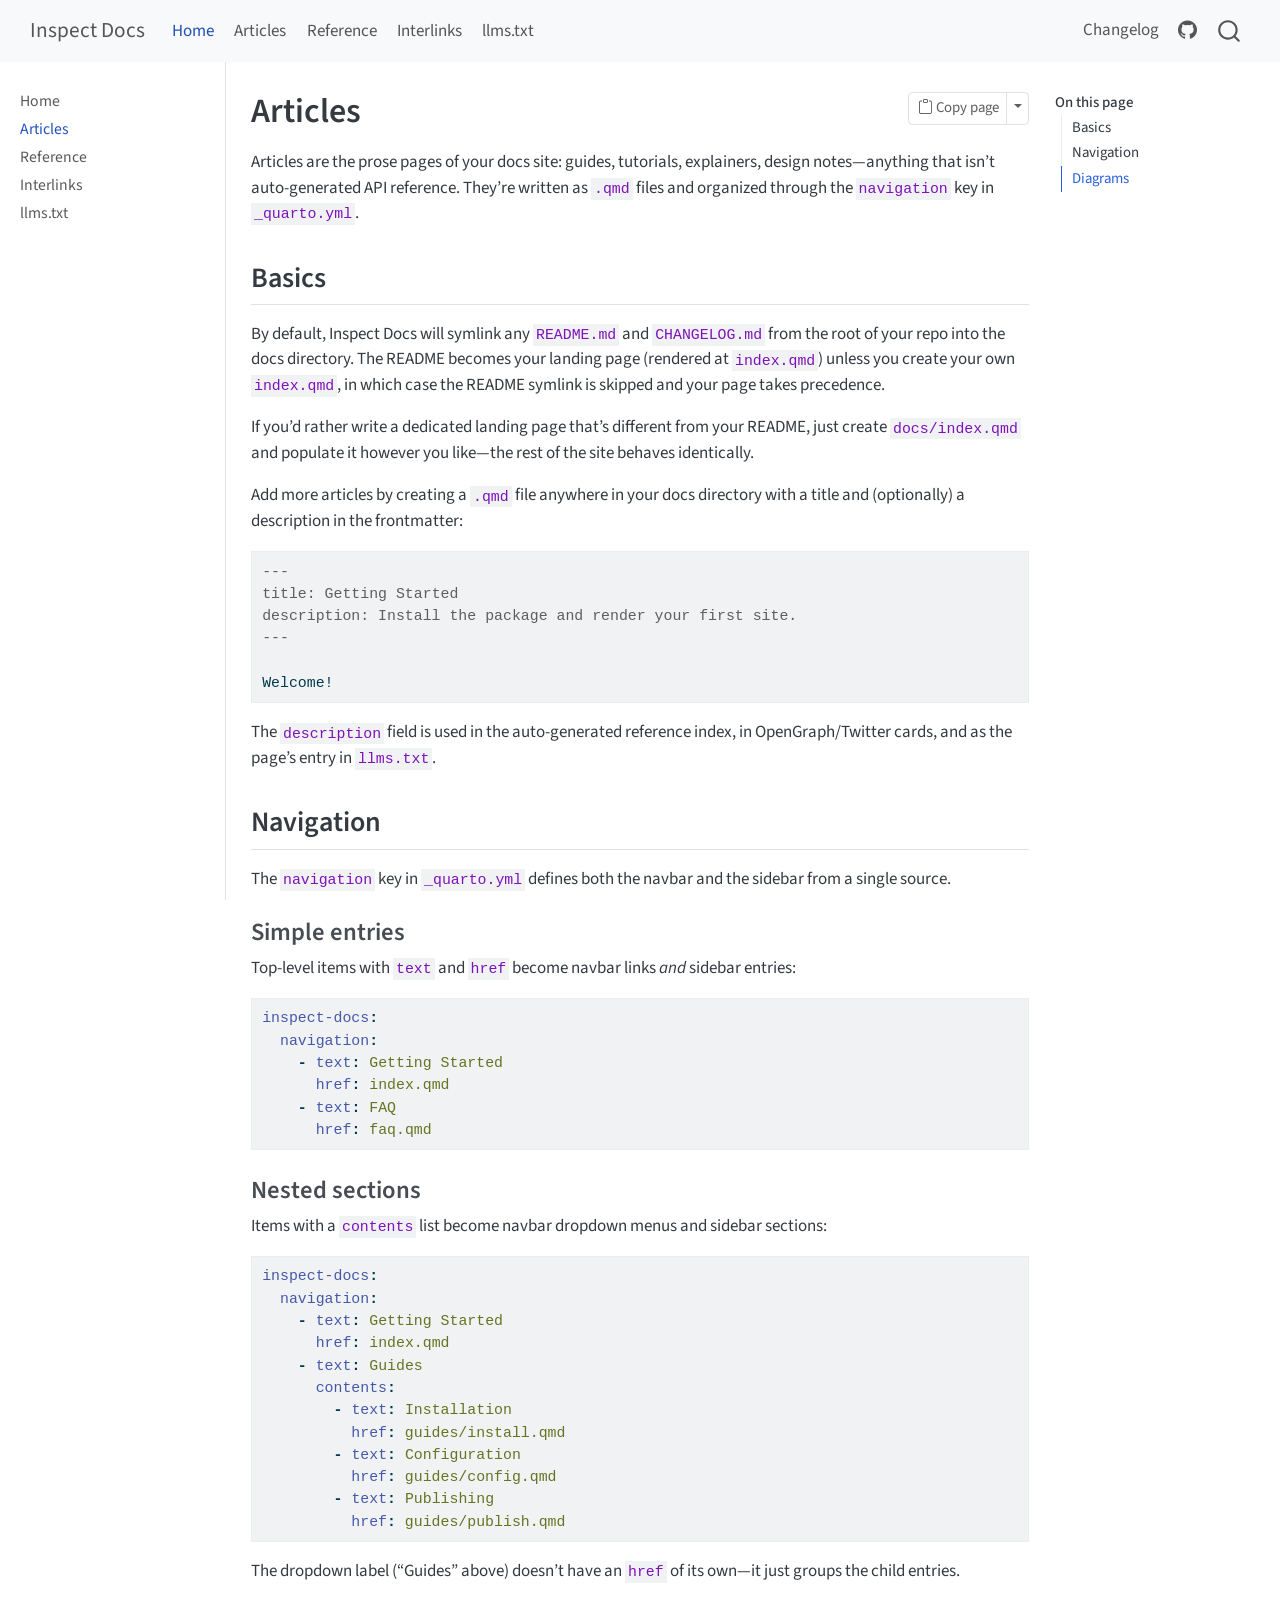
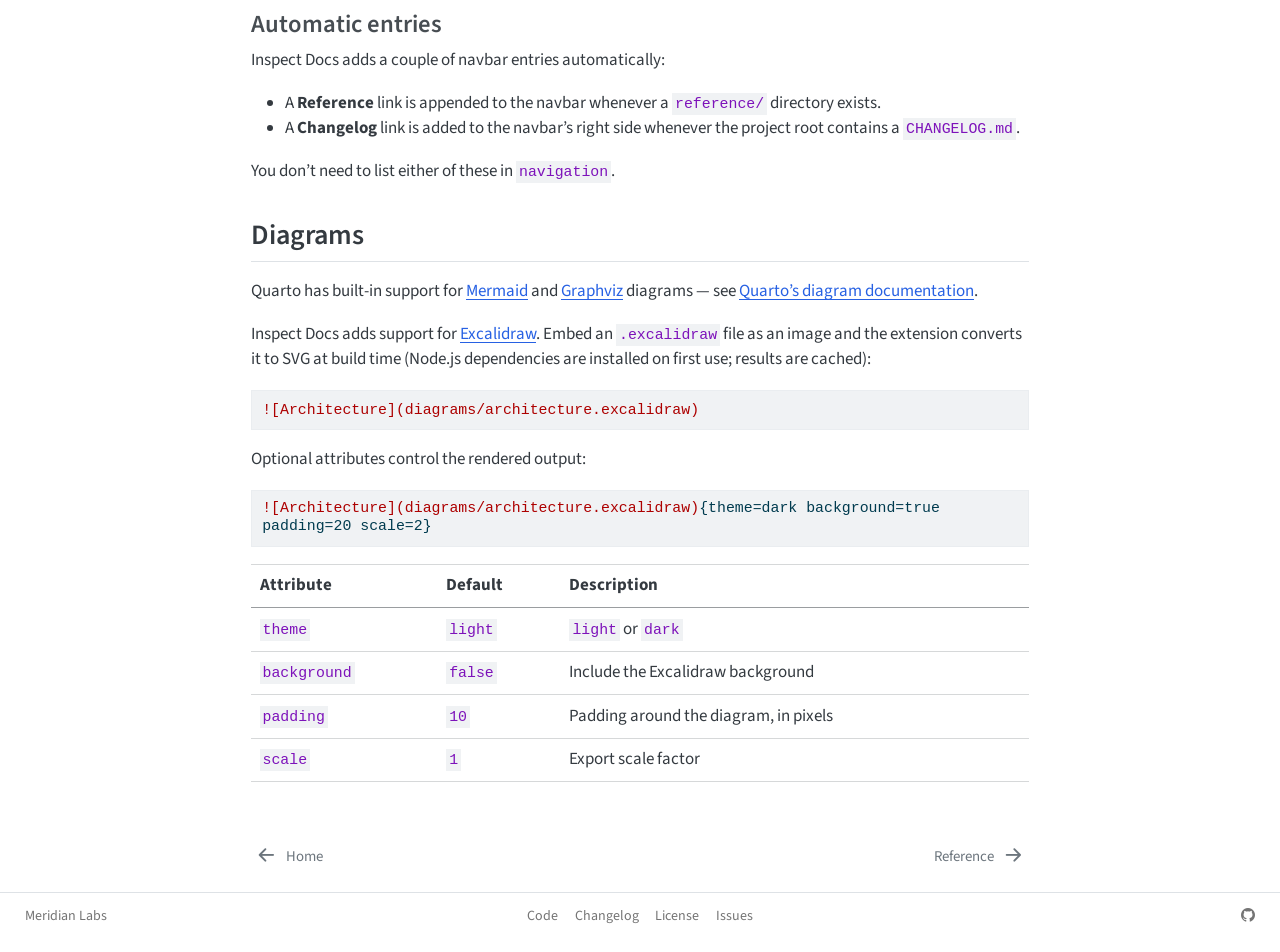
<file: articles.html>
<!DOCTYPE html>
<html xmlns="http://www.w3.org/1999/xhtml" lang="en" xml:lang="en"><head>

<meta charset="utf-8">
<meta name="generator" content="quarto-1.9.37">

<meta name="viewport" content="width=device-width, initial-scale=1.0, user-scalable=yes">


<title>Articles – Inspect Docs</title>
<style>
/* Default styles provided by pandoc.
** See https://pandoc.org/MANUAL.html#variables-for-html for config info.
*/
code{white-space: pre-wrap;}
span.smallcaps{font-variant: small-caps;}
div.columns{display: flex; gap: min(4vw, 1.5em);}
div.column{flex: auto; overflow-x: auto;}
div.hanging-indent{margin-left: 1.5em; text-indent: -1.5em;}
ul.task-list{list-style: none;}
ul.task-list li input[type="checkbox"] {
  width: 0.8em;
  margin: 0 0.8em 0.2em -1em; /* quarto-specific, see https://github.com/quarto-dev/quarto-cli/issues/4556 */ 
  vertical-align: middle;
}
/* CSS for syntax highlighting */
html { -webkit-text-size-adjust: 100%; }
pre > code.sourceCode { white-space: pre; position: relative; }
pre > code.sourceCode > span { display: inline-block; line-height: 1.25; }
pre > code.sourceCode > span:empty { height: 1.2em; }
.sourceCode { overflow: visible; }
code.sourceCode > span { color: inherit; text-decoration: inherit; }
div.sourceCode { margin: 1em 0; }
pre.sourceCode { margin: 0; }
@media screen {
div.sourceCode { overflow: auto; }
}
@media print {
pre > code.sourceCode { white-space: pre-wrap; }
pre > code.sourceCode > span { text-indent: -5em; padding-left: 5em; }
}
pre.numberSource code
  { counter-reset: source-line 0; }
pre.numberSource code > span
  { position: relative; left: -4em; counter-increment: source-line; }
pre.numberSource code > span > a:first-child::before
  { content: counter(source-line);
    position: relative; left: -1em; text-align: right; vertical-align: baseline;
    border: none; display: inline-block;
    -webkit-touch-callout: none; -webkit-user-select: none;
    -khtml-user-select: none; -moz-user-select: none;
    -ms-user-select: none; user-select: none;
    padding: 0 4px; width: 4em;
  }
pre.numberSource { margin-left: 3em;  padding-left: 4px; }
div.sourceCode
  {   }
@media screen {
pre > code.sourceCode > span > a:first-child::before { text-decoration: underline; }
}
</style>


<script src="site_libs/quarto-nav/quarto-nav.js"></script>
<script src="site_libs/quarto-nav/headroom.min.js"></script>
<script src="site_libs/clipboard/clipboard.min.js"></script>
<script src="site_libs/quarto-search/autocomplete.umd.js"></script>
<script src="site_libs/quarto-search/fuse.min.js"></script>
<script src="site_libs/quarto-search/quarto-search.js"></script>
<meta name="quarto:offset" content="./">
<link href="./reference.html" rel="next">
<link href="./index.html" rel="prev">
<script src="site_libs/quarto-html/quarto.js" type="module"></script>
<script src="site_libs/quarto-html/tabsets/tabsets.js" type="module"></script>
<script src="site_libs/quarto-html/popper.min.js"></script>
<script src="site_libs/quarto-html/tippy.umd.min.js"></script>
<script src="site_libs/quarto-html/anchor.min.js"></script>
<link href="site_libs/quarto-html/tippy.css" rel="stylesheet">
<link href="site_libs/quarto-html/quarto-syntax-highlighting-7f8f88aac4f3542376d5c11b86a4c14d.css" rel="stylesheet" id="quarto-text-highlighting-styles">
<script src="site_libs/bootstrap/bootstrap.min.js"></script>
<link href="site_libs/bootstrap/bootstrap-icons.css" rel="stylesheet">
<link href="site_libs/bootstrap/bootstrap-00bb9cb7cda113ac4013fc9b55ca6f24.min.css" rel="stylesheet" append-hash="true" id="quarto-bootstrap" data-mode="light">
<script id="quarto-search-options" type="application/json">{
  "location": "navbar",
  "copy-button": false,
  "collapse-after": 3,
  "panel-placement": "end",
  "type": "overlay",
  "limit": 50,
  "keyboard-shortcut": [
    "f",
    "/",
    "s"
  ],
  "show-item-context": false,
  "language": {
    "search-no-results-text": "No results",
    "search-matching-documents-text": "matching documents",
    "search-copy-link-title": "Copy link to search",
    "search-hide-matches-text": "Hide additional matches",
    "search-more-match-text": "more match in this document",
    "search-more-matches-text": "more matches in this document",
    "search-clear-button-title": "Clear",
    "search-text-placeholder": "",
    "search-detached-cancel-button-title": "Cancel",
    "search-submit-button-title": "Submit",
    "search-label": "Search"
  }
}</script>


<meta property="og:title" content="Inspect Docs">
<meta property="og:description" content="A Quarto project type extension for Python package documentation with automatic API reference generation.">
<meta property="og:site_name" content="Inspect Docs">
<meta name="twitter:title" content="Inspect Docs">
<meta name="twitter:description" content="A Quarto project type extension for Python package documentation with automatic API reference generation.">
<meta name="twitter:card" content="summary">
</head>

<body class="nav-sidebar docked nav-fixed quarto-light">

<div id="quarto-search-results"></div>
  <header id="quarto-header" class="headroom fixed-top">
    <nav class="navbar navbar-expand-lg " data-bs-theme="dark">
      <div class="navbar-container container-fluid">
      <div class="navbar-brand-container mx-auto">
    <a class="navbar-brand" href="./index.html">
    <span class="navbar-title">Inspect Docs</span>
    </a>
  </div>
            <div id="quarto-search" class="" title="Search"></div>
          <button class="navbar-toggler" type="button" data-bs-toggle="collapse" data-bs-target="#navbarCollapse" aria-controls="navbarCollapse" role="menu" aria-expanded="false" aria-label="Toggle navigation" onclick="if (window.quartoToggleHeadroom) { window.quartoToggleHeadroom(); }">
  <span class="navbar-toggler-icon"></span>
</button>
          <div class="collapse navbar-collapse" id="navbarCollapse">
            <ul class="navbar-nav navbar-nav-scroll me-auto">
  <li class="nav-item">
    <a class="nav-link active" href="./index.html" aria-current="page"> 
<span class="menu-text">Home</span></a>
  </li>  
  <li class="nav-item">
    <a class="nav-link" href="./articles.html"> 
<span class="menu-text">Articles</span></a>
  </li>  
  <li class="nav-item">
    <a class="nav-link" href="./reference.html"> 
<span class="menu-text">Reference</span></a>
  </li>  
  <li class="nav-item">
    <a class="nav-link" href="./interlinks.html"> 
<span class="menu-text">Interlinks</span></a>
  </li>  
  <li class="nav-item">
    <a class="nav-link" href="./llms.html"> 
<span class="menu-text">llms.txt</span></a>
  </li>  
</ul>
            <ul class="navbar-nav navbar-nav-scroll ms-auto">
  <li class="nav-item">
    <a class="nav-link" href="./CHANGELOG.html"> 
<span class="menu-text">Changelog</span></a>
  </li>  
  <li class="nav-item compact">
    <a class="nav-link" href="https://github.com/meridianlabs-ai/inspect-docs"> <i class="bi bi-github" role="img">
</i> 
<span class="menu-text"></span></a>
  </li>  
</ul>
          </div> <!-- /navcollapse -->
            <div class="quarto-navbar-tools">
</div>
      </div> <!-- /container-fluid -->
    </nav>
  <nav class="quarto-secondary-nav">
    <div class="container-fluid d-flex">
      <button type="button" class="quarto-btn-toggle btn" data-bs-toggle="collapse" role="button" data-bs-target=".quarto-sidebar-collapse-item" aria-controls="quarto-sidebar" aria-expanded="false" aria-label="Toggle sidebar navigation" onclick="if (window.quartoToggleHeadroom) { window.quartoToggleHeadroom(); }">
        <i class="bi bi-layout-text-sidebar-reverse"></i>
      </button>
        <nav class="quarto-page-breadcrumbs" aria-label="breadcrumb"><ol class="breadcrumb"><li class="breadcrumb-item"><a href="./articles.html">Articles</a></li></ol></nav>
        <a class="flex-grow-1" role="navigation" data-bs-toggle="collapse" data-bs-target=".quarto-sidebar-collapse-item" aria-controls="quarto-sidebar" aria-expanded="false" aria-label="Toggle sidebar navigation" onclick="if (window.quartoToggleHeadroom) { window.quartoToggleHeadroom(); }">      
        </a>
    </div>
  </nav>
</header>
<!-- content -->
<div id="quarto-content" class="quarto-container page-columns page-rows-contents page-layout-article page-navbar">
<!-- sidebar -->
  <nav id="quarto-sidebar" class="sidebar collapse collapse-horizontal quarto-sidebar-collapse-item sidebar-navigation docked overflow-auto">
    <div class="sidebar-menu-container"> 
    <ul class="list-unstyled mt-1">
        <li class="sidebar-item">
  <div class="sidebar-item-container"> 
  <a href="./index.html" class="sidebar-item-text sidebar-link">
 <span class="menu-text">Home</span></a>
  </div>
</li>
        <li class="sidebar-item">
  <div class="sidebar-item-container"> 
  <a href="./articles.html" class="sidebar-item-text sidebar-link active">
 <span class="menu-text">Articles</span></a>
  </div>
</li>
        <li class="sidebar-item">
  <div class="sidebar-item-container"> 
  <a href="./reference.html" class="sidebar-item-text sidebar-link">
 <span class="menu-text">Reference</span></a>
  </div>
</li>
        <li class="sidebar-item">
  <div class="sidebar-item-container"> 
  <a href="./interlinks.html" class="sidebar-item-text sidebar-link">
 <span class="menu-text">Interlinks</span></a>
  </div>
</li>
        <li class="sidebar-item">
  <div class="sidebar-item-container"> 
  <a href="./llms.html" class="sidebar-item-text sidebar-link">
 <span class="menu-text">llms.txt</span></a>
  </div>
</li>
    </ul>
    </div>
</nav>
<div id="quarto-sidebar-glass" class="quarto-sidebar-collapse-item" data-bs-toggle="collapse" data-bs-target=".quarto-sidebar-collapse-item"></div>
<!-- margin-sidebar -->
    <div id="quarto-margin-sidebar" class="sidebar margin-sidebar">
        <nav id="TOC" role="doc-toc" class="toc-active" data-toc-expanded="1">
    <h2 id="toc-title">On this page</h2>
   
  <ul>
  <li><a href="#basics" id="toc-basics" class="nav-link active" data-scroll-target="#basics">Basics</a></li>
  <li><a href="#navigation" id="toc-navigation" class="nav-link" data-scroll-target="#navigation">Navigation</a>
  <ul class="collapse">
  <li><a href="#simple-entries" id="toc-simple-entries" class="nav-link" data-scroll-target="#simple-entries">Simple entries</a></li>
  <li><a href="#nested-sections" id="toc-nested-sections" class="nav-link" data-scroll-target="#nested-sections">Nested sections</a></li>
  <li><a href="#automatic-entries" id="toc-automatic-entries" class="nav-link" data-scroll-target="#automatic-entries">Automatic entries</a></li>
  </ul></li>
  <li><a href="#diagrams" id="toc-diagrams" class="nav-link" data-scroll-target="#diagrams">Diagrams</a></li>
  </ul>
</nav>
    </div>
<!-- main -->
<main class="content" id="quarto-document-content">

<header id="title-block-header" class="quarto-title-block default">
<div class="quarto-title">
<h1 class="title">Articles</h1>
</div>



<div class="quarto-title-meta">

    
  
    
  </div>
  


</header>


<p>Articles are the prose pages of your docs site: guides, tutorials, explainers, design notes—anything that isn’t auto-generated API reference. They’re written as <code>.qmd</code> files and organized through the <code>navigation</code> key in <code>_quarto.yml</code>.</p>
<section id="basics" class="level2">
<h2 class="anchored" data-anchor-id="basics">Basics</h2>
<p>By default, Inspect Docs will symlink any <code>README.md</code> and <code>CHANGELOG.md</code> from the root of your repo into the docs directory. The README becomes your landing page (rendered at <code>index.qmd</code>) unless you create your own <code>index.qmd</code>, in which case the README symlink is skipped and your page takes precedence.</p>
<p>If you’d rather write a dedicated landing page that’s different from your README, just create <code>docs/index.qmd</code> and populate it however you like—the rest of the site behaves identically.</p>
<p>Add more articles by creating a <code>.qmd</code> file anywhere in your docs directory with a title and (optionally) a description in the frontmatter:</p>
<div class="code-copy-outer-scaffold"><div class="sourceCode" id="cb1"><pre class="sourceCode markdown code-with-copy"><code class="sourceCode markdown"><span id="cb1-1"><a href="#cb1-1" aria-hidden="true" tabindex="-1"></a><span class="co">---</span></span>
<span id="cb1-2"><a href="#cb1-2" aria-hidden="true" tabindex="-1"></a><span class="an">title:</span><span class="co"> Getting Started</span></span>
<span id="cb1-3"><a href="#cb1-3" aria-hidden="true" tabindex="-1"></a><span class="an">description:</span><span class="co"> Install the package and render your first site.</span></span>
<span id="cb1-4"><a href="#cb1-4" aria-hidden="true" tabindex="-1"></a><span class="co">---</span></span>
<span id="cb1-5"><a href="#cb1-5" aria-hidden="true" tabindex="-1"></a></span>
<span id="cb1-6"><a href="#cb1-6" aria-hidden="true" tabindex="-1"></a>Welcome!</span></code></pre></div><button title="Copy to Clipboard" class="code-copy-button"><i class="bi"></i></button></div>
<p>The <code>description</code> field is used in the auto-generated reference index, in OpenGraph/Twitter cards, and as the page’s entry in <code>llms.txt</code>.</p>
</section>
<section id="navigation" class="level2">
<h2 class="anchored" data-anchor-id="navigation">Navigation</h2>
<p>The <code>navigation</code> key in <code>_quarto.yml</code> defines both the navbar and the sidebar from a single source.</p>
<section id="simple-entries" class="level3">
<h3 class="anchored" data-anchor-id="simple-entries">Simple entries</h3>
<p>Top-level items with <code>text</code> and <code>href</code> become navbar links <em>and</em> sidebar entries:</p>
<div class="code-copy-outer-scaffold"><div class="sourceCode" id="cb2"><pre class="sourceCode yaml code-with-copy"><code class="sourceCode yaml"><span id="cb2-1"><a href="#cb2-1" aria-hidden="true" tabindex="-1"></a><span class="fu">inspect-docs</span><span class="kw">:</span></span>
<span id="cb2-2"><a href="#cb2-2" aria-hidden="true" tabindex="-1"></a><span class="at">  </span><span class="fu">navigation</span><span class="kw">:</span></span>
<span id="cb2-3"><a href="#cb2-3" aria-hidden="true" tabindex="-1"></a><span class="at">    </span><span class="kw">-</span><span class="at"> </span><span class="fu">text</span><span class="kw">:</span><span class="at"> Getting Started</span></span>
<span id="cb2-4"><a href="#cb2-4" aria-hidden="true" tabindex="-1"></a><span class="at">      </span><span class="fu">href</span><span class="kw">:</span><span class="at"> index.qmd</span></span>
<span id="cb2-5"><a href="#cb2-5" aria-hidden="true" tabindex="-1"></a><span class="at">    </span><span class="kw">-</span><span class="at"> </span><span class="fu">text</span><span class="kw">:</span><span class="at"> FAQ</span></span>
<span id="cb2-6"><a href="#cb2-6" aria-hidden="true" tabindex="-1"></a><span class="at">      </span><span class="fu">href</span><span class="kw">:</span><span class="at"> faq.qmd</span></span></code></pre></div><button title="Copy to Clipboard" class="code-copy-button"><i class="bi"></i></button></div>
</section>
<section id="nested-sections" class="level3">
<h3 class="anchored" data-anchor-id="nested-sections">Nested sections</h3>
<p>Items with a <code>contents</code> list become navbar dropdown menus and sidebar sections:</p>
<div class="code-copy-outer-scaffold"><div class="sourceCode" id="cb3"><pre class="sourceCode yaml code-with-copy"><code class="sourceCode yaml"><span id="cb3-1"><a href="#cb3-1" aria-hidden="true" tabindex="-1"></a><span class="fu">inspect-docs</span><span class="kw">:</span></span>
<span id="cb3-2"><a href="#cb3-2" aria-hidden="true" tabindex="-1"></a><span class="at">  </span><span class="fu">navigation</span><span class="kw">:</span></span>
<span id="cb3-3"><a href="#cb3-3" aria-hidden="true" tabindex="-1"></a><span class="at">    </span><span class="kw">-</span><span class="at"> </span><span class="fu">text</span><span class="kw">:</span><span class="at"> Getting Started</span></span>
<span id="cb3-4"><a href="#cb3-4" aria-hidden="true" tabindex="-1"></a><span class="at">      </span><span class="fu">href</span><span class="kw">:</span><span class="at"> index.qmd</span></span>
<span id="cb3-5"><a href="#cb3-5" aria-hidden="true" tabindex="-1"></a><span class="at">    </span><span class="kw">-</span><span class="at"> </span><span class="fu">text</span><span class="kw">:</span><span class="at"> Guides</span></span>
<span id="cb3-6"><a href="#cb3-6" aria-hidden="true" tabindex="-1"></a><span class="at">      </span><span class="fu">contents</span><span class="kw">:</span></span>
<span id="cb3-7"><a href="#cb3-7" aria-hidden="true" tabindex="-1"></a><span class="at">        </span><span class="kw">-</span><span class="at"> </span><span class="fu">text</span><span class="kw">:</span><span class="at"> Installation</span></span>
<span id="cb3-8"><a href="#cb3-8" aria-hidden="true" tabindex="-1"></a><span class="at">          </span><span class="fu">href</span><span class="kw">:</span><span class="at"> guides/install.qmd</span></span>
<span id="cb3-9"><a href="#cb3-9" aria-hidden="true" tabindex="-1"></a><span class="at">        </span><span class="kw">-</span><span class="at"> </span><span class="fu">text</span><span class="kw">:</span><span class="at"> Configuration</span></span>
<span id="cb3-10"><a href="#cb3-10" aria-hidden="true" tabindex="-1"></a><span class="at">          </span><span class="fu">href</span><span class="kw">:</span><span class="at"> guides/config.qmd</span></span>
<span id="cb3-11"><a href="#cb3-11" aria-hidden="true" tabindex="-1"></a><span class="at">        </span><span class="kw">-</span><span class="at"> </span><span class="fu">text</span><span class="kw">:</span><span class="at"> Publishing</span></span>
<span id="cb3-12"><a href="#cb3-12" aria-hidden="true" tabindex="-1"></a><span class="at">          </span><span class="fu">href</span><span class="kw">:</span><span class="at"> guides/publish.qmd</span></span></code></pre></div><button title="Copy to Clipboard" class="code-copy-button"><i class="bi"></i></button></div>
<p>The dropdown label (“Guides” above) doesn’t have an <code>href</code> of its own—it just groups the child entries.</p>
</section>
<section id="automatic-entries" class="level3">
<h3 class="anchored" data-anchor-id="automatic-entries">Automatic entries</h3>
<p>Inspect Docs adds a couple of navbar entries automatically:</p>
<ul>
<li>A <strong>Reference</strong> link is appended to the navbar whenever a <code>reference/</code> directory exists.</li>
<li>A <strong>Changelog</strong> link is added to the navbar’s right side whenever the project root contains a <code>CHANGELOG.md</code>.</li>
</ul>
<p>You don’t need to list either of these in <code>navigation</code>.</p>
</section>
</section>
<section id="diagrams" class="level2">
<h2 class="anchored" data-anchor-id="diagrams">Diagrams</h2>
<p>Quarto has built-in support for <a href="https://quarto.org/docs/authoring/diagrams.html#mermaid">Mermaid</a> and <a href="https://quarto.org/docs/authoring/diagrams.html#graphviz">Graphviz</a> diagrams — see <a href="https://quarto.org/docs/authoring/diagrams.html">Quarto’s diagram documentation</a>.</p>
<p>Inspect Docs adds support for <a href="https://excalidraw.com">Excalidraw</a>. Embed an <code>.excalidraw</code> file as an image and the extension converts it to SVG at build time (Node.js dependencies are installed on first use; results are cached):</p>
<div class="code-copy-outer-scaffold"><div class="sourceCode" id="cb4"><pre class="sourceCode markdown code-with-copy"><code class="sourceCode markdown"><span id="cb4-1"><a href="#cb4-1" aria-hidden="true" tabindex="-1"></a><span class="al">![Architecture](diagrams/architecture.excalidraw)</span></span></code></pre></div><button title="Copy to Clipboard" class="code-copy-button"><i class="bi"></i></button></div>
<p>Optional attributes control the rendered output:</p>
<div class="code-copy-outer-scaffold"><div class="sourceCode" id="cb5"><pre class="sourceCode markdown code-with-copy"><code class="sourceCode markdown"><span id="cb5-1"><a href="#cb5-1" aria-hidden="true" tabindex="-1"></a><span class="al">![Architecture](diagrams/architecture.excalidraw)</span>{theme=dark background=true padding=20 scale=2}</span></code></pre></div><button title="Copy to Clipboard" class="code-copy-button"><i class="bi"></i></button></div>
<table class="caption-top table">
<thead>
<tr class="header">
<th>Attribute</th>
<th>Default</th>
<th>Description</th>
</tr>
</thead>
<tbody>
<tr class="odd">
<td><code>theme</code></td>
<td><code>light</code></td>
<td><code>light</code> or <code>dark</code></td>
</tr>
<tr class="even">
<td><code>background</code></td>
<td><code>false</code></td>
<td>Include the Excalidraw background</td>
</tr>
<tr class="odd">
<td><code>padding</code></td>
<td><code>10</code></td>
<td>Padding around the diagram, in pixels</td>
</tr>
<tr class="even">
<td><code>scale</code></td>
<td><code>1</code></td>
<td>Export scale factor</td>
</tr>
</tbody>
</table>


</section>

</main> <!-- /main -->
<div id="copy-page-btn" class="btn-group" style="display:none;">
  <button type="button" class="btn btn-sm btn-light" id="copy-page-action" title="Copy page as Markdown">
    <i class="bi bi-clipboard"></i> Copy page
  </button>
  <button type="button" class="btn btn-sm btn-light dropdown-toggle dropdown-toggle-split" data-bs-toggle="dropdown" aria-expanded="false">
    <span class="visually-hidden">Toggle Dropdown</span>
  </button>
  <ul class="dropdown-menu dropdown-menu-end">
    <li><a class="dropdown-item" href="#" id="copy-page-md">
      <i class="bi bi-clipboard"></i> Copy page as Markdown
    </a></li>
    <li><a class="dropdown-item" href="#" id="open-page-md">
      <i class="bi bi-box-arrow-up-right"></i> Open Markdown
    </a></li>
  </ul>
</div>

<script>
document.addEventListener("DOMContentLoaded", function () {
  var mdUrl = window.location.pathname.replace(/\.html$/, ".html.md");
  var btn = document.getElementById("copy-page-btn");
  var cachedMarkdown = null;

  // Pre-fetch the .html.md content
  fetch(mdUrl)
    .then(function (res) {
      if (!res.ok) throw new Error(res.status);
      return res.text();
    })
    .then(function (text) {
      cachedMarkdown = text;

      // Relocate button into the .quarto-title div
      var titleDiv = document.querySelector(".quarto-title");
      if (titleDiv) {
        titleDiv.appendChild(btn);
        btn.style.display = "";
      }
    })
    .catch(function () {
      // No .html.md available — remove button entirely
      btn.remove();
    });

  function copyMarkdown(e) {
    e.preventDefault();
    if (!cachedMarkdown) return;
    navigator.clipboard.writeText(cachedMarkdown).then(function () {
      // Brief visual feedback — lock width to prevent layout shift
      var actionBtn = document.getElementById("copy-page-action");
      var original = actionBtn.innerHTML;
      actionBtn.style.minWidth = actionBtn.offsetWidth + "px";
      actionBtn.innerHTML = '<i class="bi bi-check2"></i> Copied!';
      setTimeout(function () {
        actionBtn.innerHTML = original;
        actionBtn.style.minWidth = "";
      }, 1500);
    });
  }

  document.getElementById("copy-page-action").addEventListener("click", copyMarkdown);
  document.getElementById("copy-page-md").addEventListener("click", copyMarkdown);
  document.getElementById("open-page-md").addEventListener("click", function (e) {
    e.preventDefault();
    window.open(mdUrl, "_blank");
  });
});
</script>
<script id="quarto-html-after-body" type="application/javascript">
  window.document.addEventListener("DOMContentLoaded", function (event) {
    const icon = "";
    const anchorJS = new window.AnchorJS();
    anchorJS.options = {
      placement: 'right',
      icon: icon
    };
    anchorJS.add('.anchored');
    const isCodeAnnotation = (el) => {
      for (const clz of el.classList) {
        if (clz.startsWith('code-annotation-')) {                     
          return true;
        }
      }
      return false;
    }
    const onCopySuccess = function(e) {
      // button target
      const button = e.trigger;
      // don't keep focus
      button.blur();
      // flash "checked"
      button.classList.add('code-copy-button-checked');
      var currentTitle = button.getAttribute("title");
      button.setAttribute("title", "Copied!");
      let tooltip;
      if (window.bootstrap) {
        button.setAttribute("data-bs-toggle", "tooltip");
        button.setAttribute("data-bs-placement", "left");
        button.setAttribute("data-bs-title", "Copied!");
        tooltip = new bootstrap.Tooltip(button, 
          { trigger: "manual", 
            customClass: "code-copy-button-tooltip",
            offset: [0, -8]});
        tooltip.show();    
      }
      setTimeout(function() {
        if (tooltip) {
          tooltip.hide();
          button.removeAttribute("data-bs-title");
          button.removeAttribute("data-bs-toggle");
          button.removeAttribute("data-bs-placement");
        }
        button.setAttribute("title", currentTitle);
        button.classList.remove('code-copy-button-checked');
      }, 1000);
      // clear code selection
      e.clearSelection();
    }
    const getTextToCopy = function(trigger) {
      const outerScaffold = trigger.parentElement.cloneNode(true);
      const codeEl = outerScaffold.querySelector('code');
      for (const childEl of codeEl.children) {
        if (isCodeAnnotation(childEl)) {
          childEl.remove();
        }
      }
      return codeEl.innerText;
    }
    const clipboard = new window.ClipboardJS('.code-copy-button:not([data-in-quarto-modal])', {
      text: getTextToCopy
    });
    clipboard.on('success', onCopySuccess);
    if (window.document.getElementById('quarto-embedded-source-code-modal')) {
      const clipboardModal = new window.ClipboardJS('.code-copy-button[data-in-quarto-modal]', {
        text: getTextToCopy,
        container: window.document.getElementById('quarto-embedded-source-code-modal')
      });
      clipboardModal.on('success', onCopySuccess);
    }
      var localhostRegex = new RegExp(/^(?:http|https):\/\/localhost\:?[0-9]*\//);
      var mailtoRegex = new RegExp(/^mailto:/);
        var filterRegex = new RegExp("https:\/\/meridianlabs-ai\.github\.io\/inspect-docs");
      var isInternal = (href) => {
          return filterRegex.test(href) || localhostRegex.test(href) || mailtoRegex.test(href);
      }
      // Inspect non-navigation links and adorn them if external
     var links = window.document.querySelectorAll('a[href]:not(.nav-link):not(.navbar-brand):not(.toc-action):not(.sidebar-link):not(.sidebar-item-toggle):not(.pagination-link):not(.no-external):not([aria-hidden]):not(.dropdown-item):not(.quarto-navigation-tool):not(.about-link)');
      for (var i=0; i<links.length; i++) {
        const link = links[i];
        if (!isInternal(link.href)) {
          // undo the damage that might have been done by quarto-nav.js in the case of
          // links that we want to consider external
          if (link.dataset.originalHref !== undefined) {
            link.href = link.dataset.originalHref;
          }
        }
      }
    function tippyHover(el, contentFn, onTriggerFn, onUntriggerFn) {
      const config = {
        allowHTML: true,
        maxWidth: 500,
        delay: 100,
        arrow: false,
        appendTo: function(el) {
            return el.parentElement;
        },
        interactive: true,
        interactiveBorder: 10,
        theme: 'quarto',
        placement: 'bottom-start',
      };
      if (contentFn) {
        config.content = contentFn;
      }
      if (onTriggerFn) {
        config.onTrigger = onTriggerFn;
      }
      if (onUntriggerFn) {
        config.onUntrigger = onUntriggerFn;
      }
      window.tippy(el, config); 
    }
    const noterefs = window.document.querySelectorAll('a[role="doc-noteref"]');
    for (var i=0; i<noterefs.length; i++) {
      const ref = noterefs[i];
      tippyHover(ref, function() {
        // use id or data attribute instead here
        let href = ref.getAttribute('data-footnote-href') || ref.getAttribute('href');
        try { href = new URL(href).hash; } catch {}
        const id = href.replace(/^#\/?/, "");
        const note = window.document.getElementById(id);
        if (note) {
          return note.innerHTML;
        } else {
          return "";
        }
      });
    }
    const xrefs = window.document.querySelectorAll('a.quarto-xref');
    const processXRef = (id, note) => {
      // Strip column container classes
      const stripColumnClz = (el) => {
        el.classList.remove("page-full", "page-columns");
        if (el.children) {
          for (const child of el.children) {
            stripColumnClz(child);
          }
        }
      }
      stripColumnClz(note)
      if (id === null || id.startsWith('sec-')) {
        // Special case sections, only their first couple elements
        const container = document.createElement("div");
        if (note.children && note.children.length > 2) {
          container.appendChild(note.children[0].cloneNode(true));
          for (let i = 1; i < note.children.length; i++) {
            const child = note.children[i];
            if (child.tagName === "P" && child.innerText === "") {
              continue;
            } else {
              container.appendChild(child.cloneNode(true));
              break;
            }
          }
          if (window.Quarto?.typesetMath) {
            window.Quarto.typesetMath(container);
          }
          return container.innerHTML
        } else {
          if (window.Quarto?.typesetMath) {
            window.Quarto.typesetMath(note);
          }
          return note.innerHTML;
        }
      } else {
        // Remove any anchor links if they are present
        const anchorLink = note.querySelector('a.anchorjs-link');
        if (anchorLink) {
          anchorLink.remove();
        }
        if (window.Quarto?.typesetMath) {
          window.Quarto.typesetMath(note);
        }
        if (note.classList.contains("callout")) {
          return note.outerHTML;
        } else {
          return note.innerHTML;
        }
      }
    }
    for (var i=0; i<xrefs.length; i++) {
      const xref = xrefs[i];
      tippyHover(xref, undefined, function(instance) {
        instance.disable();
        let url = xref.getAttribute('href');
        let hash = undefined; 
        if (url.startsWith('#')) {
          hash = url;
        } else {
          try { hash = new URL(url).hash; } catch {}
        }
        if (hash) {
          const id = hash.replace(/^#\/?/, "");
          const note = window.document.getElementById(id);
          if (note !== null) {
            try {
              const html = processXRef(id, note.cloneNode(true));
              instance.setContent(html);
            } finally {
              instance.enable();
              instance.show();
            }
          } else {
            // See if we can fetch this
            fetch(url.split('#')[0])
            .then(res => res.text())
            .then(html => {
              const parser = new DOMParser();
              const htmlDoc = parser.parseFromString(html, "text/html");
              const note = htmlDoc.getElementById(id);
              if (note !== null) {
                const html = processXRef(id, note);
                instance.setContent(html);
              } 
            }).finally(() => {
              instance.enable();
              instance.show();
            });
          }
        } else {
          // See if we can fetch a full url (with no hash to target)
          // This is a special case and we should probably do some content thinning / targeting
          fetch(url)
          .then(res => res.text())
          .then(html => {
            const parser = new DOMParser();
            const htmlDoc = parser.parseFromString(html, "text/html");
            const note = htmlDoc.querySelector('main.content');
            if (note !== null) {
              // This should only happen for chapter cross references
              // (since there is no id in the URL)
              // remove the first header
              if (note.children.length > 0 && note.children[0].tagName === "HEADER") {
                note.children[0].remove();
              }
              const html = processXRef(null, note);
              instance.setContent(html);
            } 
          }).finally(() => {
            instance.enable();
            instance.show();
          });
        }
      }, function(instance) {
      });
    }
        let selectedAnnoteEl;
        const selectorForAnnotation = ( cell, annotation) => {
          let cellAttr = 'data-code-cell="' + cell + '"';
          let lineAttr = 'data-code-annotation="' +  annotation + '"';
          const selector = 'span[' + cellAttr + '][' + lineAttr + ']';
          return selector;
        }
        const selectCodeLines = (annoteEl) => {
          const doc = window.document;
          const targetCell = annoteEl.getAttribute("data-target-cell");
          const targetAnnotation = annoteEl.getAttribute("data-target-annotation");
          const annoteSpan = window.document.querySelector(selectorForAnnotation(targetCell, targetAnnotation));
          const lines = annoteSpan.getAttribute("data-code-lines").split(",");
          const lineIds = lines.map((line) => {
            return targetCell + "-" + line;
          })
          let top = null;
          let height = null;
          let parent = null;
          if (lineIds.length > 0) {
              //compute the position of the single el (top and bottom and make a div)
              const el = window.document.getElementById(lineIds[0]);
              top = el.offsetTop;
              height = el.offsetHeight;
              parent = el.parentElement.parentElement;
            if (lineIds.length > 1) {
              const lastEl = window.document.getElementById(lineIds[lineIds.length - 1]);
              const bottom = lastEl.offsetTop + lastEl.offsetHeight;
              height = bottom - top;
            }
            if (top !== null && height !== null && parent !== null) {
              // cook up a div (if necessary) and position it 
              let div = window.document.getElementById("code-annotation-line-highlight");
              if (div === null) {
                div = window.document.createElement("div");
                div.setAttribute("id", "code-annotation-line-highlight");
                div.style.position = 'absolute';
                parent.appendChild(div);
              }
              div.style.top = top - 2 + "px";
              div.style.height = height + 4 + "px";
              div.style.left = 0;
              let gutterDiv = window.document.getElementById("code-annotation-line-highlight-gutter");
              if (gutterDiv === null) {
                gutterDiv = window.document.createElement("div");
                gutterDiv.setAttribute("id", "code-annotation-line-highlight-gutter");
                gutterDiv.style.position = 'absolute';
                const codeCell = window.document.getElementById(targetCell);
                const gutter = codeCell.querySelector('.code-annotation-gutter');
                gutter.appendChild(gutterDiv);
              }
              gutterDiv.style.top = top - 2 + "px";
              gutterDiv.style.height = height + 4 + "px";
            }
            selectedAnnoteEl = annoteEl;
          }
        };
        const unselectCodeLines = () => {
          const elementsIds = ["code-annotation-line-highlight", "code-annotation-line-highlight-gutter"];
          elementsIds.forEach((elId) => {
            const div = window.document.getElementById(elId);
            if (div) {
              div.remove();
            }
          });
          selectedAnnoteEl = undefined;
        };
          // Handle positioning of the toggle
      window.addEventListener(
        "resize",
        throttle(() => {
          elRect = undefined;
          if (selectedAnnoteEl) {
            selectCodeLines(selectedAnnoteEl);
          }
        }, 10)
      );
      function throttle(fn, ms) {
      let throttle = false;
      let timer;
        return (...args) => {
          if(!throttle) { // first call gets through
              fn.apply(this, args);
              throttle = true;
          } else { // all the others get throttled
              if(timer) clearTimeout(timer); // cancel #2
              timer = setTimeout(() => {
                fn.apply(this, args);
                timer = throttle = false;
              }, ms);
          }
        };
      }
        const annoteTargets = window.document.querySelectorAll('.code-annotation-anchor');
        for (let i=0; i<annoteTargets.length; i++) {
          const annoteTarget = annoteTargets[i];
          const targetCell = annoteTarget.getAttribute("data-target-cell");
          const targetAnnotation = annoteTarget.getAttribute("data-target-annotation");
          const contentFn = () => {
            const content = window.document.querySelector(selectorForAnnotation(targetCell, targetAnnotation));
            if (content) {
              const tipContent = content.cloneNode(true);
              tipContent.classList.add("code-annotation-tip-content");
              return tipContent.outerHTML;
            }
          }
          const config = {
            allowHTML: true,
            content: contentFn,
            onShow: (instance) => {
              selectCodeLines(instance.reference);
              instance.reference.classList.add('code-annotation-active');
              window.tippy.hideAll();
            },
            onHide: (instance) => {
              unselectCodeLines();
              instance.reference.classList.remove('code-annotation-active');
            },
            maxWidth: 300,
            delay: [50, 0],
            duration: [200, 0],
            offset: [5, 10],
            arrow: true,
            trigger: 'click',
            appendTo: function(el) {
              return el.parentElement.parentElement.parentElement;
            },
            interactive: true,
            interactiveBorder: 10,
            theme: 'quarto',
            placement: 'right',
            positionFixed: true,
            popperOptions: {
              modifiers: [
              {
                name: 'flip',
                options: {
                  flipVariations: false, // true by default
                  allowedAutoPlacements: ['right'],
                  fallbackPlacements: ['right', 'top', 'top-start', 'top-end', 'bottom', 'bottom-start', 'bottom-end', 'left'],
                },
              },
              {
                name: 'preventOverflow',
                options: {
                  mainAxis: false,
                  altAxis: false
                }
              }
              ]        
            }      
          };
          window.tippy(annoteTarget, config); 
        }
    const findCites = (el) => {
      const parentEl = el.parentElement;
      if (parentEl) {
        const cites = parentEl.dataset.cites;
        if (cites) {
          return {
            el,
            cites: cites.split(' ')
          };
        } else {
          return findCites(el.parentElement)
        }
      } else {
        return undefined;
      }
    };
    var bibliorefs = window.document.querySelectorAll('a[role="doc-biblioref"]');
    for (var i=0; i<bibliorefs.length; i++) {
      const ref = bibliorefs[i];
      const citeInfo = findCites(ref);
      if (citeInfo) {
        tippyHover(citeInfo.el, function() {
          var popup = window.document.createElement('div');
          citeInfo.cites.forEach(function(cite) {
            var citeDiv = window.document.createElement('div');
            citeDiv.classList.add('hanging-indent');
            citeDiv.classList.add('csl-entry');
            var biblioDiv = window.document.getElementById('ref-' + cite);
            if (biblioDiv) {
              citeDiv.innerHTML = biblioDiv.innerHTML;
            }
            popup.appendChild(citeDiv);
          });
          return popup.innerHTML;
        });
      }
    }
  });
  </script>
<nav class="page-navigation">
  <div class="nav-page nav-page-previous">
      <a href="./index.html" class="pagination-link" aria-label="Home">
        <i class="bi bi-arrow-left-short"></i> <span class="nav-page-text">Home</span>
      </a>          
  </div>
  <div class="nav-page nav-page-next">
      <a href="./reference.html" class="pagination-link" aria-label="Reference">
        <span class="nav-page-text">Reference</span> <i class="bi bi-arrow-right-short"></i>
      </a>
  </div>
</nav>
</div> <!-- /content -->
<footer class="footer">
  <div class="nav-footer">
    <div class="nav-footer-left">
      <ul class="footer-items list-unstyled">
    <li class="nav-item">
    <a class="nav-link" href="https://github.com/meridianlabs-ai">
<p>Meridian Labs</p>
</a>
  </li>  
</ul>
    </div>   
    <div class="nav-footer-center">
      <ul class="footer-items list-unstyled">
    <li class="nav-item">
    <a class="nav-link" href="https://github.com/meridianlabs-ai/inspect-docs">
<p>Code</p>
</a>
  </li>  
    <li class="nav-item">
    <a class="nav-link" href="https://github.com/meridianlabs-ai/inspect-docs/blob/main/CHANGELOG.md">
<p>Changelog</p>
</a>
  </li>  
    <li class="nav-item">
    <a class="nav-link" href="https://github.com/meridianlabs-ai/inspect-docs/blob/main/LICENSE">
<p>License</p>
</a>
  </li>  
    <li class="nav-item">
    <a class="nav-link" href="https://github.com/meridianlabs-ai/inspect-docs/issues">
<p>Issues</p>
</a>
  </li>  
</ul>
    </div>
    <div class="nav-footer-right">
      <ul class="footer-items list-unstyled">
    <li class="nav-item compact">
    <a class="nav-link" href="https://github.com/meridianlabs-ai/inspect-docs/">
      <i class="bi bi-github" role="img" aria-label="Inspect Docs on GitHub">
</i> 
    </a>
  </li>  
</ul>
    </div>
  </div>
</footer>




</body></html>
</file>
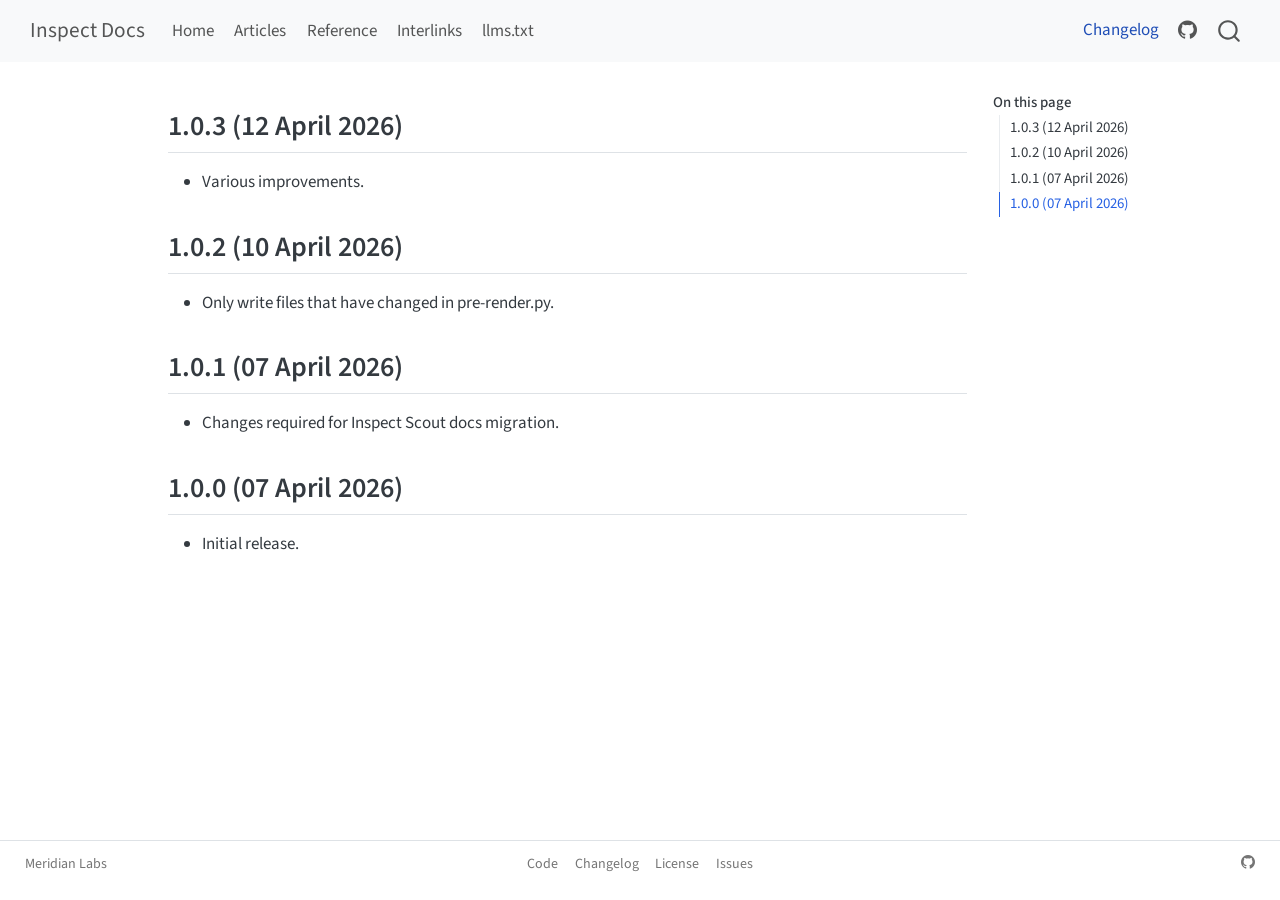
<file: CHANGELOG.html>
<!DOCTYPE html>
<html xmlns="http://www.w3.org/1999/xhtml" lang="en" xml:lang="en"><head>

<meta charset="utf-8">
<meta name="generator" content="quarto-1.9.37">

<meta name="viewport" content="width=device-width, initial-scale=1.0, user-scalable=yes">


<title>changelog – Inspect Docs</title>
<style>
/* Default styles provided by pandoc.
** See https://pandoc.org/MANUAL.html#variables-for-html for config info.
*/
code{white-space: pre-wrap;}
span.smallcaps{font-variant: small-caps;}
div.columns{display: flex; gap: min(4vw, 1.5em);}
div.column{flex: auto; overflow-x: auto;}
div.hanging-indent{margin-left: 1.5em; text-indent: -1.5em;}
ul.task-list{list-style: none;}
ul.task-list li input[type="checkbox"] {
  width: 0.8em;
  margin: 0 0.8em 0.2em -1em; /* quarto-specific, see https://github.com/quarto-dev/quarto-cli/issues/4556 */ 
  vertical-align: middle;
}
</style>


<script src="site_libs/quarto-nav/quarto-nav.js"></script>
<script src="site_libs/quarto-nav/headroom.min.js"></script>
<script src="site_libs/clipboard/clipboard.min.js"></script>
<script src="site_libs/quarto-search/autocomplete.umd.js"></script>
<script src="site_libs/quarto-search/fuse.min.js"></script>
<script src="site_libs/quarto-search/quarto-search.js"></script>
<meta name="quarto:offset" content="./">
<script src="site_libs/quarto-html/quarto.js" type="module"></script>
<script src="site_libs/quarto-html/tabsets/tabsets.js" type="module"></script>
<script src="site_libs/quarto-html/popper.min.js"></script>
<script src="site_libs/quarto-html/tippy.umd.min.js"></script>
<script src="site_libs/quarto-html/anchor.min.js"></script>
<link href="site_libs/quarto-html/tippy.css" rel="stylesheet">
<link href="site_libs/quarto-html/quarto-syntax-highlighting-7f8f88aac4f3542376d5c11b86a4c14d.css" rel="stylesheet" id="quarto-text-highlighting-styles">
<script src="site_libs/bootstrap/bootstrap.min.js"></script>
<link href="site_libs/bootstrap/bootstrap-icons.css" rel="stylesheet">
<link href="site_libs/bootstrap/bootstrap-00bb9cb7cda113ac4013fc9b55ca6f24.min.css" rel="stylesheet" append-hash="true" id="quarto-bootstrap" data-mode="light">
<script id="quarto-search-options" type="application/json">{
  "location": "navbar",
  "copy-button": false,
  "collapse-after": 3,
  "panel-placement": "end",
  "type": "overlay",
  "limit": 50,
  "keyboard-shortcut": [
    "f",
    "/",
    "s"
  ],
  "show-item-context": false,
  "language": {
    "search-no-results-text": "No results",
    "search-matching-documents-text": "matching documents",
    "search-copy-link-title": "Copy link to search",
    "search-hide-matches-text": "Hide additional matches",
    "search-more-match-text": "more match in this document",
    "search-more-matches-text": "more matches in this document",
    "search-clear-button-title": "Clear",
    "search-text-placeholder": "",
    "search-detached-cancel-button-title": "Cancel",
    "search-submit-button-title": "Submit",
    "search-label": "Search"
  }
}</script>


<meta property="og:title" content="Inspect Docs">
<meta property="og:description" content="A Quarto project type extension for Python package documentation with automatic API reference generation.">
<meta property="og:site_name" content="Inspect Docs">
<meta name="twitter:title" content="Inspect Docs">
<meta name="twitter:description" content="A Quarto project type extension for Python package documentation with automatic API reference generation.">
<meta name="twitter:card" content="summary">
</head>

<body class="nav-fixed quarto-light">

<div id="quarto-search-results"></div>
  <header id="quarto-header" class="headroom fixed-top">
    <nav class="navbar navbar-expand-lg " data-bs-theme="dark">
      <div class="navbar-container container-fluid">
      <div class="navbar-brand-container mx-auto">
    <a class="navbar-brand" href="./index.html">
    <span class="navbar-title">Inspect Docs</span>
    </a>
  </div>
            <div id="quarto-search" class="" title="Search"></div>
          <button class="navbar-toggler" type="button" data-bs-toggle="collapse" data-bs-target="#navbarCollapse" aria-controls="navbarCollapse" role="menu" aria-expanded="false" aria-label="Toggle navigation" onclick="if (window.quartoToggleHeadroom) { window.quartoToggleHeadroom(); }">
  <span class="navbar-toggler-icon"></span>
</button>
          <div class="collapse navbar-collapse" id="navbarCollapse">
            <ul class="navbar-nav navbar-nav-scroll me-auto">
  <li class="nav-item">
    <a class="nav-link" href="./index.html"> 
<span class="menu-text">Home</span></a>
  </li>  
  <li class="nav-item">
    <a class="nav-link" href="./articles.html"> 
<span class="menu-text">Articles</span></a>
  </li>  
  <li class="nav-item">
    <a class="nav-link" href="./reference.html"> 
<span class="menu-text">Reference</span></a>
  </li>  
  <li class="nav-item">
    <a class="nav-link" href="./interlinks.html"> 
<span class="menu-text">Interlinks</span></a>
  </li>  
  <li class="nav-item">
    <a class="nav-link" href="./llms.html"> 
<span class="menu-text">llms.txt</span></a>
  </li>  
</ul>
            <ul class="navbar-nav navbar-nav-scroll ms-auto">
  <li class="nav-item">
    <a class="nav-link active" href="./CHANGELOG.html" aria-current="page"> 
<span class="menu-text">Changelog</span></a>
  </li>  
  <li class="nav-item compact">
    <a class="nav-link" href="https://github.com/meridianlabs-ai/inspect-docs"> <i class="bi bi-github" role="img">
</i> 
<span class="menu-text"></span></a>
  </li>  
</ul>
          </div> <!-- /navcollapse -->
            <div class="quarto-navbar-tools">
</div>
      </div> <!-- /container-fluid -->
    </nav>
</header>
<!-- content -->
<div id="quarto-content" class="quarto-container page-columns page-rows-contents page-layout-article page-navbar">
<!-- sidebar -->
<!-- margin-sidebar -->
    <div id="quarto-margin-sidebar" class="sidebar margin-sidebar">
        <nav id="TOC" role="doc-toc" class="toc-active" data-toc-expanded="1">
    <h2 id="toc-title">On this page</h2>
   
  <ul>
  <li><a href="#april-2026" id="toc-april-2026" class="nav-link active" data-scroll-target="#april-2026">1.0.3 (12 April 2026)</a></li>
  <li><a href="#april-2026-1" id="toc-april-2026-1" class="nav-link" data-scroll-target="#april-2026-1">1.0.2 (10 April 2026)</a></li>
  <li><a href="#april-2026-2" id="toc-april-2026-2" class="nav-link" data-scroll-target="#april-2026-2">1.0.1 (07 April 2026)</a></li>
  <li><a href="#april-2026-3" id="toc-april-2026-3" class="nav-link" data-scroll-target="#april-2026-3">1.0.0 (07 April 2026)</a></li>
  </ul>
</nav>
    </div>
<!-- main -->
<main class="content" id="quarto-document-content"><header id="title-block-header" class="quarto-title-block"></header>




<section id="april-2026" class="level2">
<h2 class="anchored" data-anchor-id="april-2026">1.0.3 (12 April 2026)</h2>
<ul>
<li>Various improvements.</li>
</ul>
</section>
<section id="april-2026-1" class="level2">
<h2 class="anchored" data-anchor-id="april-2026-1">1.0.2 (10 April 2026)</h2>
<ul>
<li>Only write files that have changed in pre-render.py.</li>
</ul>
</section>
<section id="april-2026-2" class="level2">
<h2 class="anchored" data-anchor-id="april-2026-2">1.0.1 (07 April 2026)</h2>
<ul>
<li>Changes required for Inspect Scout docs migration.</li>
</ul>
</section>
<section id="april-2026-3" class="level2">
<h2 class="anchored" data-anchor-id="april-2026-3">1.0.0 (07 April 2026)</h2>
<ul>
<li>Initial release.</li>
</ul>


</section>

</main> <!-- /main -->
<div id="copy-page-btn" class="btn-group" style="display:none;">
  <button type="button" class="btn btn-sm btn-light" id="copy-page-action" title="Copy page as Markdown">
    <i class="bi bi-clipboard"></i> Copy page
  </button>
  <button type="button" class="btn btn-sm btn-light dropdown-toggle dropdown-toggle-split" data-bs-toggle="dropdown" aria-expanded="false">
    <span class="visually-hidden">Toggle Dropdown</span>
  </button>
  <ul class="dropdown-menu dropdown-menu-end">
    <li><a class="dropdown-item" href="#" id="copy-page-md">
      <i class="bi bi-clipboard"></i> Copy page as Markdown
    </a></li>
    <li><a class="dropdown-item" href="#" id="open-page-md">
      <i class="bi bi-box-arrow-up-right"></i> Open Markdown
    </a></li>
  </ul>
</div>

<script>
document.addEventListener("DOMContentLoaded", function () {
  var mdUrl = window.location.pathname.replace(/\.html$/, ".html.md");
  var btn = document.getElementById("copy-page-btn");
  var cachedMarkdown = null;

  // Pre-fetch the .html.md content
  fetch(mdUrl)
    .then(function (res) {
      if (!res.ok) throw new Error(res.status);
      return res.text();
    })
    .then(function (text) {
      cachedMarkdown = text;

      // Relocate button into the .quarto-title div
      var titleDiv = document.querySelector(".quarto-title");
      if (titleDiv) {
        titleDiv.appendChild(btn);
        btn.style.display = "";
      }
    })
    .catch(function () {
      // No .html.md available — remove button entirely
      btn.remove();
    });

  function copyMarkdown(e) {
    e.preventDefault();
    if (!cachedMarkdown) return;
    navigator.clipboard.writeText(cachedMarkdown).then(function () {
      // Brief visual feedback — lock width to prevent layout shift
      var actionBtn = document.getElementById("copy-page-action");
      var original = actionBtn.innerHTML;
      actionBtn.style.minWidth = actionBtn.offsetWidth + "px";
      actionBtn.innerHTML = '<i class="bi bi-check2"></i> Copied!';
      setTimeout(function () {
        actionBtn.innerHTML = original;
        actionBtn.style.minWidth = "";
      }, 1500);
    });
  }

  document.getElementById("copy-page-action").addEventListener("click", copyMarkdown);
  document.getElementById("copy-page-md").addEventListener("click", copyMarkdown);
  document.getElementById("open-page-md").addEventListener("click", function (e) {
    e.preventDefault();
    window.open(mdUrl, "_blank");
  });
});
</script>
<script id="quarto-html-after-body" type="application/javascript">
  window.document.addEventListener("DOMContentLoaded", function (event) {
    const icon = "";
    const anchorJS = new window.AnchorJS();
    anchorJS.options = {
      placement: 'right',
      icon: icon
    };
    anchorJS.add('.anchored');
    const isCodeAnnotation = (el) => {
      for (const clz of el.classList) {
        if (clz.startsWith('code-annotation-')) {                     
          return true;
        }
      }
      return false;
    }
    const onCopySuccess = function(e) {
      // button target
      const button = e.trigger;
      // don't keep focus
      button.blur();
      // flash "checked"
      button.classList.add('code-copy-button-checked');
      var currentTitle = button.getAttribute("title");
      button.setAttribute("title", "Copied!");
      let tooltip;
      if (window.bootstrap) {
        button.setAttribute("data-bs-toggle", "tooltip");
        button.setAttribute("data-bs-placement", "left");
        button.setAttribute("data-bs-title", "Copied!");
        tooltip = new bootstrap.Tooltip(button, 
          { trigger: "manual", 
            customClass: "code-copy-button-tooltip",
            offset: [0, -8]});
        tooltip.show();    
      }
      setTimeout(function() {
        if (tooltip) {
          tooltip.hide();
          button.removeAttribute("data-bs-title");
          button.removeAttribute("data-bs-toggle");
          button.removeAttribute("data-bs-placement");
        }
        button.setAttribute("title", currentTitle);
        button.classList.remove('code-copy-button-checked');
      }, 1000);
      // clear code selection
      e.clearSelection();
    }
    const getTextToCopy = function(trigger) {
      const outerScaffold = trigger.parentElement.cloneNode(true);
      const codeEl = outerScaffold.querySelector('code');
      for (const childEl of codeEl.children) {
        if (isCodeAnnotation(childEl)) {
          childEl.remove();
        }
      }
      return codeEl.innerText;
    }
    const clipboard = new window.ClipboardJS('.code-copy-button:not([data-in-quarto-modal])', {
      text: getTextToCopy
    });
    clipboard.on('success', onCopySuccess);
    if (window.document.getElementById('quarto-embedded-source-code-modal')) {
      const clipboardModal = new window.ClipboardJS('.code-copy-button[data-in-quarto-modal]', {
        text: getTextToCopy,
        container: window.document.getElementById('quarto-embedded-source-code-modal')
      });
      clipboardModal.on('success', onCopySuccess);
    }
      var localhostRegex = new RegExp(/^(?:http|https):\/\/localhost\:?[0-9]*\//);
      var mailtoRegex = new RegExp(/^mailto:/);
        var filterRegex = new RegExp("https:\/\/meridianlabs-ai\.github\.io\/inspect-docs");
      var isInternal = (href) => {
          return filterRegex.test(href) || localhostRegex.test(href) || mailtoRegex.test(href);
      }
      // Inspect non-navigation links and adorn them if external
     var links = window.document.querySelectorAll('a[href]:not(.nav-link):not(.navbar-brand):not(.toc-action):not(.sidebar-link):not(.sidebar-item-toggle):not(.pagination-link):not(.no-external):not([aria-hidden]):not(.dropdown-item):not(.quarto-navigation-tool):not(.about-link)');
      for (var i=0; i<links.length; i++) {
        const link = links[i];
        if (!isInternal(link.href)) {
          // undo the damage that might have been done by quarto-nav.js in the case of
          // links that we want to consider external
          if (link.dataset.originalHref !== undefined) {
            link.href = link.dataset.originalHref;
          }
        }
      }
    function tippyHover(el, contentFn, onTriggerFn, onUntriggerFn) {
      const config = {
        allowHTML: true,
        maxWidth: 500,
        delay: 100,
        arrow: false,
        appendTo: function(el) {
            return el.parentElement;
        },
        interactive: true,
        interactiveBorder: 10,
        theme: 'quarto',
        placement: 'bottom-start',
      };
      if (contentFn) {
        config.content = contentFn;
      }
      if (onTriggerFn) {
        config.onTrigger = onTriggerFn;
      }
      if (onUntriggerFn) {
        config.onUntrigger = onUntriggerFn;
      }
      window.tippy(el, config); 
    }
    const noterefs = window.document.querySelectorAll('a[role="doc-noteref"]');
    for (var i=0; i<noterefs.length; i++) {
      const ref = noterefs[i];
      tippyHover(ref, function() {
        // use id or data attribute instead here
        let href = ref.getAttribute('data-footnote-href') || ref.getAttribute('href');
        try { href = new URL(href).hash; } catch {}
        const id = href.replace(/^#\/?/, "");
        const note = window.document.getElementById(id);
        if (note) {
          return note.innerHTML;
        } else {
          return "";
        }
      });
    }
    const xrefs = window.document.querySelectorAll('a.quarto-xref');
    const processXRef = (id, note) => {
      // Strip column container classes
      const stripColumnClz = (el) => {
        el.classList.remove("page-full", "page-columns");
        if (el.children) {
          for (const child of el.children) {
            stripColumnClz(child);
          }
        }
      }
      stripColumnClz(note)
      if (id === null || id.startsWith('sec-')) {
        // Special case sections, only their first couple elements
        const container = document.createElement("div");
        if (note.children && note.children.length > 2) {
          container.appendChild(note.children[0].cloneNode(true));
          for (let i = 1; i < note.children.length; i++) {
            const child = note.children[i];
            if (child.tagName === "P" && child.innerText === "") {
              continue;
            } else {
              container.appendChild(child.cloneNode(true));
              break;
            }
          }
          if (window.Quarto?.typesetMath) {
            window.Quarto.typesetMath(container);
          }
          return container.innerHTML
        } else {
          if (window.Quarto?.typesetMath) {
            window.Quarto.typesetMath(note);
          }
          return note.innerHTML;
        }
      } else {
        // Remove any anchor links if they are present
        const anchorLink = note.querySelector('a.anchorjs-link');
        if (anchorLink) {
          anchorLink.remove();
        }
        if (window.Quarto?.typesetMath) {
          window.Quarto.typesetMath(note);
        }
        if (note.classList.contains("callout")) {
          return note.outerHTML;
        } else {
          return note.innerHTML;
        }
      }
    }
    for (var i=0; i<xrefs.length; i++) {
      const xref = xrefs[i];
      tippyHover(xref, undefined, function(instance) {
        instance.disable();
        let url = xref.getAttribute('href');
        let hash = undefined; 
        if (url.startsWith('#')) {
          hash = url;
        } else {
          try { hash = new URL(url).hash; } catch {}
        }
        if (hash) {
          const id = hash.replace(/^#\/?/, "");
          const note = window.document.getElementById(id);
          if (note !== null) {
            try {
              const html = processXRef(id, note.cloneNode(true));
              instance.setContent(html);
            } finally {
              instance.enable();
              instance.show();
            }
          } else {
            // See if we can fetch this
            fetch(url.split('#')[0])
            .then(res => res.text())
            .then(html => {
              const parser = new DOMParser();
              const htmlDoc = parser.parseFromString(html, "text/html");
              const note = htmlDoc.getElementById(id);
              if (note !== null) {
                const html = processXRef(id, note);
                instance.setContent(html);
              } 
            }).finally(() => {
              instance.enable();
              instance.show();
            });
          }
        } else {
          // See if we can fetch a full url (with no hash to target)
          // This is a special case and we should probably do some content thinning / targeting
          fetch(url)
          .then(res => res.text())
          .then(html => {
            const parser = new DOMParser();
            const htmlDoc = parser.parseFromString(html, "text/html");
            const note = htmlDoc.querySelector('main.content');
            if (note !== null) {
              // This should only happen for chapter cross references
              // (since there is no id in the URL)
              // remove the first header
              if (note.children.length > 0 && note.children[0].tagName === "HEADER") {
                note.children[0].remove();
              }
              const html = processXRef(null, note);
              instance.setContent(html);
            } 
          }).finally(() => {
            instance.enable();
            instance.show();
          });
        }
      }, function(instance) {
      });
    }
        let selectedAnnoteEl;
        const selectorForAnnotation = ( cell, annotation) => {
          let cellAttr = 'data-code-cell="' + cell + '"';
          let lineAttr = 'data-code-annotation="' +  annotation + '"';
          const selector = 'span[' + cellAttr + '][' + lineAttr + ']';
          return selector;
        }
        const selectCodeLines = (annoteEl) => {
          const doc = window.document;
          const targetCell = annoteEl.getAttribute("data-target-cell");
          const targetAnnotation = annoteEl.getAttribute("data-target-annotation");
          const annoteSpan = window.document.querySelector(selectorForAnnotation(targetCell, targetAnnotation));
          const lines = annoteSpan.getAttribute("data-code-lines").split(",");
          const lineIds = lines.map((line) => {
            return targetCell + "-" + line;
          })
          let top = null;
          let height = null;
          let parent = null;
          if (lineIds.length > 0) {
              //compute the position of the single el (top and bottom and make a div)
              const el = window.document.getElementById(lineIds[0]);
              top = el.offsetTop;
              height = el.offsetHeight;
              parent = el.parentElement.parentElement;
            if (lineIds.length > 1) {
              const lastEl = window.document.getElementById(lineIds[lineIds.length - 1]);
              const bottom = lastEl.offsetTop + lastEl.offsetHeight;
              height = bottom - top;
            }
            if (top !== null && height !== null && parent !== null) {
              // cook up a div (if necessary) and position it 
              let div = window.document.getElementById("code-annotation-line-highlight");
              if (div === null) {
                div = window.document.createElement("div");
                div.setAttribute("id", "code-annotation-line-highlight");
                div.style.position = 'absolute';
                parent.appendChild(div);
              }
              div.style.top = top - 2 + "px";
              div.style.height = height + 4 + "px";
              div.style.left = 0;
              let gutterDiv = window.document.getElementById("code-annotation-line-highlight-gutter");
              if (gutterDiv === null) {
                gutterDiv = window.document.createElement("div");
                gutterDiv.setAttribute("id", "code-annotation-line-highlight-gutter");
                gutterDiv.style.position = 'absolute';
                const codeCell = window.document.getElementById(targetCell);
                const gutter = codeCell.querySelector('.code-annotation-gutter');
                gutter.appendChild(gutterDiv);
              }
              gutterDiv.style.top = top - 2 + "px";
              gutterDiv.style.height = height + 4 + "px";
            }
            selectedAnnoteEl = annoteEl;
          }
        };
        const unselectCodeLines = () => {
          const elementsIds = ["code-annotation-line-highlight", "code-annotation-line-highlight-gutter"];
          elementsIds.forEach((elId) => {
            const div = window.document.getElementById(elId);
            if (div) {
              div.remove();
            }
          });
          selectedAnnoteEl = undefined;
        };
          // Handle positioning of the toggle
      window.addEventListener(
        "resize",
        throttle(() => {
          elRect = undefined;
          if (selectedAnnoteEl) {
            selectCodeLines(selectedAnnoteEl);
          }
        }, 10)
      );
      function throttle(fn, ms) {
      let throttle = false;
      let timer;
        return (...args) => {
          if(!throttle) { // first call gets through
              fn.apply(this, args);
              throttle = true;
          } else { // all the others get throttled
              if(timer) clearTimeout(timer); // cancel #2
              timer = setTimeout(() => {
                fn.apply(this, args);
                timer = throttle = false;
              }, ms);
          }
        };
      }
        const annoteTargets = window.document.querySelectorAll('.code-annotation-anchor');
        for (let i=0; i<annoteTargets.length; i++) {
          const annoteTarget = annoteTargets[i];
          const targetCell = annoteTarget.getAttribute("data-target-cell");
          const targetAnnotation = annoteTarget.getAttribute("data-target-annotation");
          const contentFn = () => {
            const content = window.document.querySelector(selectorForAnnotation(targetCell, targetAnnotation));
            if (content) {
              const tipContent = content.cloneNode(true);
              tipContent.classList.add("code-annotation-tip-content");
              return tipContent.outerHTML;
            }
          }
          const config = {
            allowHTML: true,
            content: contentFn,
            onShow: (instance) => {
              selectCodeLines(instance.reference);
              instance.reference.classList.add('code-annotation-active');
              window.tippy.hideAll();
            },
            onHide: (instance) => {
              unselectCodeLines();
              instance.reference.classList.remove('code-annotation-active');
            },
            maxWidth: 300,
            delay: [50, 0],
            duration: [200, 0],
            offset: [5, 10],
            arrow: true,
            trigger: 'click',
            appendTo: function(el) {
              return el.parentElement.parentElement.parentElement;
            },
            interactive: true,
            interactiveBorder: 10,
            theme: 'quarto',
            placement: 'right',
            positionFixed: true,
            popperOptions: {
              modifiers: [
              {
                name: 'flip',
                options: {
                  flipVariations: false, // true by default
                  allowedAutoPlacements: ['right'],
                  fallbackPlacements: ['right', 'top', 'top-start', 'top-end', 'bottom', 'bottom-start', 'bottom-end', 'left'],
                },
              },
              {
                name: 'preventOverflow',
                options: {
                  mainAxis: false,
                  altAxis: false
                }
              }
              ]        
            }      
          };
          window.tippy(annoteTarget, config); 
        }
    const findCites = (el) => {
      const parentEl = el.parentElement;
      if (parentEl) {
        const cites = parentEl.dataset.cites;
        if (cites) {
          return {
            el,
            cites: cites.split(' ')
          };
        } else {
          return findCites(el.parentElement)
        }
      } else {
        return undefined;
      }
    };
    var bibliorefs = window.document.querySelectorAll('a[role="doc-biblioref"]');
    for (var i=0; i<bibliorefs.length; i++) {
      const ref = bibliorefs[i];
      const citeInfo = findCites(ref);
      if (citeInfo) {
        tippyHover(citeInfo.el, function() {
          var popup = window.document.createElement('div');
          citeInfo.cites.forEach(function(cite) {
            var citeDiv = window.document.createElement('div');
            citeDiv.classList.add('hanging-indent');
            citeDiv.classList.add('csl-entry');
            var biblioDiv = window.document.getElementById('ref-' + cite);
            if (biblioDiv) {
              citeDiv.innerHTML = biblioDiv.innerHTML;
            }
            popup.appendChild(citeDiv);
          });
          return popup.innerHTML;
        });
      }
    }
  });
  </script>
</div> <!-- /content -->
<footer class="footer">
  <div class="nav-footer">
    <div class="nav-footer-left">
      <ul class="footer-items list-unstyled">
    <li class="nav-item">
    <a class="nav-link" href="https://github.com/meridianlabs-ai">
<p>Meridian Labs</p>
</a>
  </li>  
</ul>
    </div>   
    <div class="nav-footer-center">
      <ul class="footer-items list-unstyled">
    <li class="nav-item">
    <a class="nav-link" href="https://github.com/meridianlabs-ai/inspect-docs">
<p>Code</p>
</a>
  </li>  
    <li class="nav-item">
    <a class="nav-link" href="https://github.com/meridianlabs-ai/inspect-docs/blob/main/CHANGELOG.md">
<p>Changelog</p>
</a>
  </li>  
    <li class="nav-item">
    <a class="nav-link" href="https://github.com/meridianlabs-ai/inspect-docs/blob/main/LICENSE">
<p>License</p>
</a>
  </li>  
    <li class="nav-item">
    <a class="nav-link" href="https://github.com/meridianlabs-ai/inspect-docs/issues">
<p>Issues</p>
</a>
  </li>  
</ul>
    </div>
    <div class="nav-footer-right">
      <ul class="footer-items list-unstyled">
    <li class="nav-item compact">
    <a class="nav-link" href="https://github.com/meridianlabs-ai/inspect-docs/">
      <i class="bi bi-github" role="img" aria-label="Inspect Docs on GitHub">
</i> 
    </a>
  </li>  
</ul>
    </div>
  </div>
</footer>




</body></html>
</file>
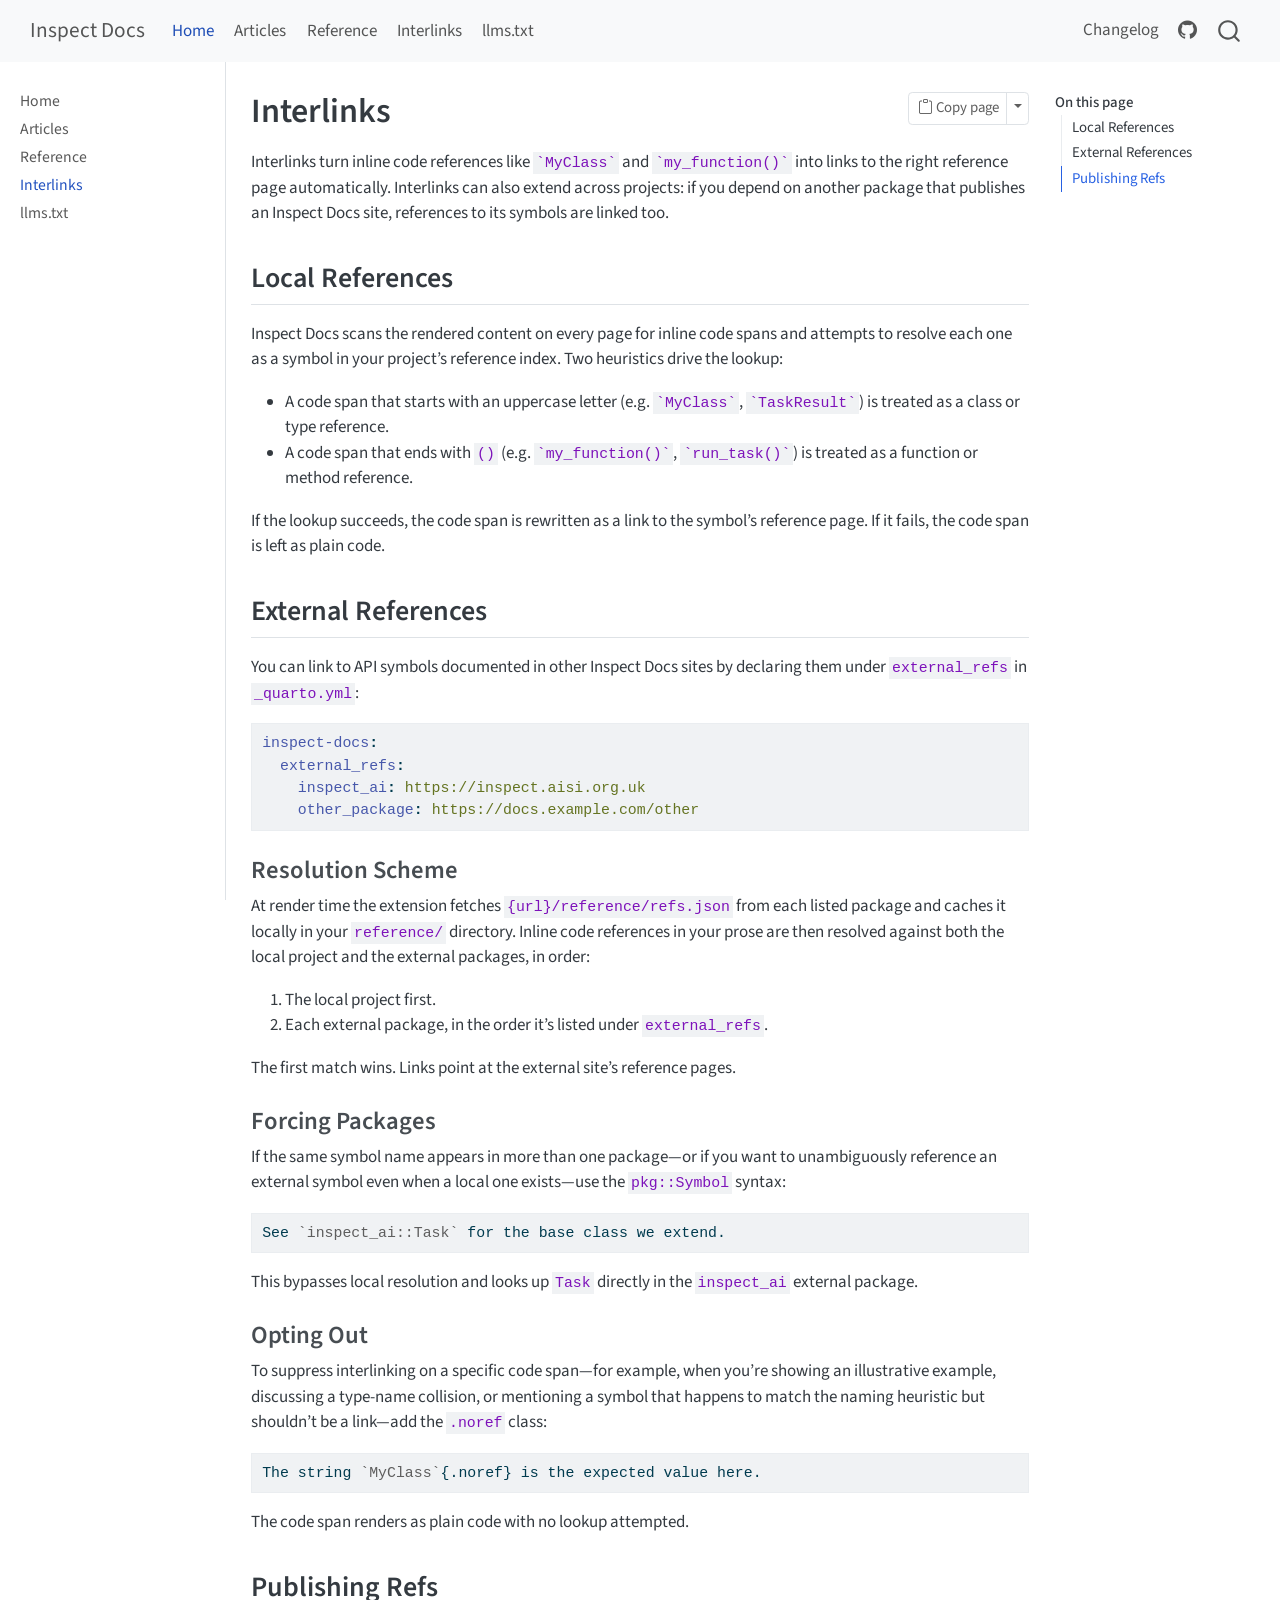
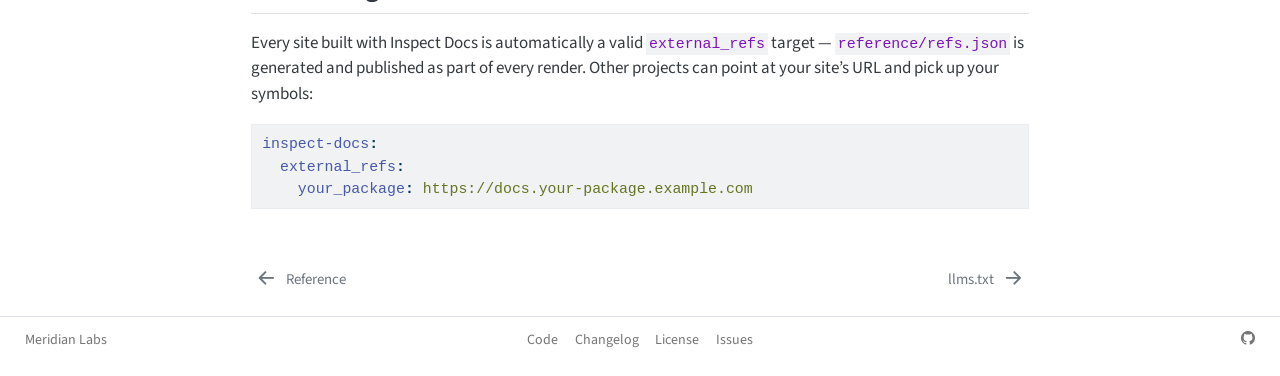
<file: interlinks.html>
<!DOCTYPE html>
<html xmlns="http://www.w3.org/1999/xhtml" lang="en" xml:lang="en"><head>

<meta charset="utf-8">
<meta name="generator" content="quarto-1.9.37">

<meta name="viewport" content="width=device-width, initial-scale=1.0, user-scalable=yes">


<title>Interlinks – Inspect Docs</title>
<style>
/* Default styles provided by pandoc.
** See https://pandoc.org/MANUAL.html#variables-for-html for config info.
*/
code{white-space: pre-wrap;}
span.smallcaps{font-variant: small-caps;}
div.columns{display: flex; gap: min(4vw, 1.5em);}
div.column{flex: auto; overflow-x: auto;}
div.hanging-indent{margin-left: 1.5em; text-indent: -1.5em;}
ul.task-list{list-style: none;}
ul.task-list li input[type="checkbox"] {
  width: 0.8em;
  margin: 0 0.8em 0.2em -1em; /* quarto-specific, see https://github.com/quarto-dev/quarto-cli/issues/4556 */ 
  vertical-align: middle;
}
/* CSS for syntax highlighting */
html { -webkit-text-size-adjust: 100%; }
pre > code.sourceCode { white-space: pre; position: relative; }
pre > code.sourceCode > span { display: inline-block; line-height: 1.25; }
pre > code.sourceCode > span:empty { height: 1.2em; }
.sourceCode { overflow: visible; }
code.sourceCode > span { color: inherit; text-decoration: inherit; }
div.sourceCode { margin: 1em 0; }
pre.sourceCode { margin: 0; }
@media screen {
div.sourceCode { overflow: auto; }
}
@media print {
pre > code.sourceCode { white-space: pre-wrap; }
pre > code.sourceCode > span { text-indent: -5em; padding-left: 5em; }
}
pre.numberSource code
  { counter-reset: source-line 0; }
pre.numberSource code > span
  { position: relative; left: -4em; counter-increment: source-line; }
pre.numberSource code > span > a:first-child::before
  { content: counter(source-line);
    position: relative; left: -1em; text-align: right; vertical-align: baseline;
    border: none; display: inline-block;
    -webkit-touch-callout: none; -webkit-user-select: none;
    -khtml-user-select: none; -moz-user-select: none;
    -ms-user-select: none; user-select: none;
    padding: 0 4px; width: 4em;
  }
pre.numberSource { margin-left: 3em;  padding-left: 4px; }
div.sourceCode
  {   }
@media screen {
pre > code.sourceCode > span > a:first-child::before { text-decoration: underline; }
}
</style>


<script src="site_libs/quarto-nav/quarto-nav.js"></script>
<script src="site_libs/quarto-nav/headroom.min.js"></script>
<script src="site_libs/clipboard/clipboard.min.js"></script>
<script src="site_libs/quarto-search/autocomplete.umd.js"></script>
<script src="site_libs/quarto-search/fuse.min.js"></script>
<script src="site_libs/quarto-search/quarto-search.js"></script>
<meta name="quarto:offset" content="./">
<link href="./llms.html" rel="next">
<link href="./reference.html" rel="prev">
<script src="site_libs/quarto-html/quarto.js" type="module"></script>
<script src="site_libs/quarto-html/tabsets/tabsets.js" type="module"></script>
<script src="site_libs/quarto-html/popper.min.js"></script>
<script src="site_libs/quarto-html/tippy.umd.min.js"></script>
<script src="site_libs/quarto-html/anchor.min.js"></script>
<link href="site_libs/quarto-html/tippy.css" rel="stylesheet">
<link href="site_libs/quarto-html/quarto-syntax-highlighting-7f8f88aac4f3542376d5c11b86a4c14d.css" rel="stylesheet" id="quarto-text-highlighting-styles">
<script src="site_libs/bootstrap/bootstrap.min.js"></script>
<link href="site_libs/bootstrap/bootstrap-icons.css" rel="stylesheet">
<link href="site_libs/bootstrap/bootstrap-00bb9cb7cda113ac4013fc9b55ca6f24.min.css" rel="stylesheet" append-hash="true" id="quarto-bootstrap" data-mode="light">
<script id="quarto-search-options" type="application/json">{
  "location": "navbar",
  "copy-button": false,
  "collapse-after": 3,
  "panel-placement": "end",
  "type": "overlay",
  "limit": 50,
  "keyboard-shortcut": [
    "f",
    "/",
    "s"
  ],
  "show-item-context": false,
  "language": {
    "search-no-results-text": "No results",
    "search-matching-documents-text": "matching documents",
    "search-copy-link-title": "Copy link to search",
    "search-hide-matches-text": "Hide additional matches",
    "search-more-match-text": "more match in this document",
    "search-more-matches-text": "more matches in this document",
    "search-clear-button-title": "Clear",
    "search-text-placeholder": "",
    "search-detached-cancel-button-title": "Cancel",
    "search-submit-button-title": "Submit",
    "search-label": "Search"
  }
}</script>


<meta property="og:title" content="Inspect Docs">
<meta property="og:description" content="A Quarto project type extension for Python package documentation with automatic API reference generation.">
<meta property="og:site_name" content="Inspect Docs">
<meta name="twitter:title" content="Inspect Docs">
<meta name="twitter:description" content="A Quarto project type extension for Python package documentation with automatic API reference generation.">
<meta name="twitter:card" content="summary">
</head>

<body class="nav-sidebar docked nav-fixed quarto-light">

<div id="quarto-search-results"></div>
  <header id="quarto-header" class="headroom fixed-top">
    <nav class="navbar navbar-expand-lg " data-bs-theme="dark">
      <div class="navbar-container container-fluid">
      <div class="navbar-brand-container mx-auto">
    <a class="navbar-brand" href="./index.html">
    <span class="navbar-title">Inspect Docs</span>
    </a>
  </div>
            <div id="quarto-search" class="" title="Search"></div>
          <button class="navbar-toggler" type="button" data-bs-toggle="collapse" data-bs-target="#navbarCollapse" aria-controls="navbarCollapse" role="menu" aria-expanded="false" aria-label="Toggle navigation" onclick="if (window.quartoToggleHeadroom) { window.quartoToggleHeadroom(); }">
  <span class="navbar-toggler-icon"></span>
</button>
          <div class="collapse navbar-collapse" id="navbarCollapse">
            <ul class="navbar-nav navbar-nav-scroll me-auto">
  <li class="nav-item">
    <a class="nav-link active" href="./index.html" aria-current="page"> 
<span class="menu-text">Home</span></a>
  </li>  
  <li class="nav-item">
    <a class="nav-link" href="./articles.html"> 
<span class="menu-text">Articles</span></a>
  </li>  
  <li class="nav-item">
    <a class="nav-link" href="./reference.html"> 
<span class="menu-text">Reference</span></a>
  </li>  
  <li class="nav-item">
    <a class="nav-link" href="./interlinks.html"> 
<span class="menu-text">Interlinks</span></a>
  </li>  
  <li class="nav-item">
    <a class="nav-link" href="./llms.html"> 
<span class="menu-text">llms.txt</span></a>
  </li>  
</ul>
            <ul class="navbar-nav navbar-nav-scroll ms-auto">
  <li class="nav-item">
    <a class="nav-link" href="./CHANGELOG.html"> 
<span class="menu-text">Changelog</span></a>
  </li>  
  <li class="nav-item compact">
    <a class="nav-link" href="https://github.com/meridianlabs-ai/inspect-docs"> <i class="bi bi-github" role="img">
</i> 
<span class="menu-text"></span></a>
  </li>  
</ul>
          </div> <!-- /navcollapse -->
            <div class="quarto-navbar-tools">
</div>
      </div> <!-- /container-fluid -->
    </nav>
  <nav class="quarto-secondary-nav">
    <div class="container-fluid d-flex">
      <button type="button" class="quarto-btn-toggle btn" data-bs-toggle="collapse" role="button" data-bs-target=".quarto-sidebar-collapse-item" aria-controls="quarto-sidebar" aria-expanded="false" aria-label="Toggle sidebar navigation" onclick="if (window.quartoToggleHeadroom) { window.quartoToggleHeadroom(); }">
        <i class="bi bi-layout-text-sidebar-reverse"></i>
      </button>
        <nav class="quarto-page-breadcrumbs" aria-label="breadcrumb"><ol class="breadcrumb"><li class="breadcrumb-item"><a href="./interlinks.html">Interlinks</a></li></ol></nav>
        <a class="flex-grow-1" role="navigation" data-bs-toggle="collapse" data-bs-target=".quarto-sidebar-collapse-item" aria-controls="quarto-sidebar" aria-expanded="false" aria-label="Toggle sidebar navigation" onclick="if (window.quartoToggleHeadroom) { window.quartoToggleHeadroom(); }">      
        </a>
    </div>
  </nav>
</header>
<!-- content -->
<div id="quarto-content" class="quarto-container page-columns page-rows-contents page-layout-article page-navbar">
<!-- sidebar -->
  <nav id="quarto-sidebar" class="sidebar collapse collapse-horizontal quarto-sidebar-collapse-item sidebar-navigation docked overflow-auto">
    <div class="sidebar-menu-container"> 
    <ul class="list-unstyled mt-1">
        <li class="sidebar-item">
  <div class="sidebar-item-container"> 
  <a href="./index.html" class="sidebar-item-text sidebar-link">
 <span class="menu-text">Home</span></a>
  </div>
</li>
        <li class="sidebar-item">
  <div class="sidebar-item-container"> 
  <a href="./articles.html" class="sidebar-item-text sidebar-link">
 <span class="menu-text">Articles</span></a>
  </div>
</li>
        <li class="sidebar-item">
  <div class="sidebar-item-container"> 
  <a href="./reference.html" class="sidebar-item-text sidebar-link">
 <span class="menu-text">Reference</span></a>
  </div>
</li>
        <li class="sidebar-item">
  <div class="sidebar-item-container"> 
  <a href="./interlinks.html" class="sidebar-item-text sidebar-link active">
 <span class="menu-text">Interlinks</span></a>
  </div>
</li>
        <li class="sidebar-item">
  <div class="sidebar-item-container"> 
  <a href="./llms.html" class="sidebar-item-text sidebar-link">
 <span class="menu-text">llms.txt</span></a>
  </div>
</li>
    </ul>
    </div>
</nav>
<div id="quarto-sidebar-glass" class="quarto-sidebar-collapse-item" data-bs-toggle="collapse" data-bs-target=".quarto-sidebar-collapse-item"></div>
<!-- margin-sidebar -->
    <div id="quarto-margin-sidebar" class="sidebar margin-sidebar">
        <nav id="TOC" role="doc-toc" class="toc-active" data-toc-expanded="1">
    <h2 id="toc-title">On this page</h2>
   
  <ul>
  <li><a href="#local-references" id="toc-local-references" class="nav-link active" data-scroll-target="#local-references">Local References</a></li>
  <li><a href="#external-references" id="toc-external-references" class="nav-link" data-scroll-target="#external-references">External References</a>
  <ul class="collapse">
  <li><a href="#resolution-scheme" id="toc-resolution-scheme" class="nav-link" data-scroll-target="#resolution-scheme">Resolution Scheme</a></li>
  <li><a href="#forcing-packages" id="toc-forcing-packages" class="nav-link" data-scroll-target="#forcing-packages">Forcing Packages</a></li>
  <li><a href="#opting-out" id="toc-opting-out" class="nav-link" data-scroll-target="#opting-out">Opting Out</a></li>
  </ul></li>
  <li><a href="#publishing-refs" id="toc-publishing-refs" class="nav-link" data-scroll-target="#publishing-refs">Publishing Refs</a></li>
  </ul>
</nav>
    </div>
<!-- main -->
<main class="content" id="quarto-document-content">

<header id="title-block-header" class="quarto-title-block default">
<div class="quarto-title">
<h1 class="title">Interlinks</h1>
</div>



<div class="quarto-title-meta">

    
  
    
  </div>
  


</header>


<p>Interlinks turn inline code references like <code>`MyClass`</code> and <code>`my_function()`</code> into links to the right reference page automatically. Interlinks can also extend across projects: if you depend on another package that publishes an Inspect Docs site, references to its symbols are linked too.</p>
<section id="local-references" class="level2">
<h2 class="anchored" data-anchor-id="local-references">Local References</h2>
<p>Inspect Docs scans the rendered content on every page for inline code spans and attempts to resolve each one as a symbol in your project’s reference index. Two heuristics drive the lookup:</p>
<ul>
<li>A code span that starts with an uppercase letter (e.g.&nbsp;<code>`MyClass`</code>, <code>`TaskResult`</code>) is treated as a class or type reference.</li>
<li>A code span that ends with <code>()</code> (e.g.&nbsp;<code>`my_function()`</code>, <code>`run_task()`</code>) is treated as a function or method reference.</li>
</ul>
<p>If the lookup succeeds, the code span is rewritten as a link to the symbol’s reference page. If it fails, the code span is left as plain code.</p>
</section>
<section id="external-references" class="level2">
<h2 class="anchored" data-anchor-id="external-references">External References</h2>
<p>You can link to API symbols documented in other Inspect Docs sites by declaring them under <code>external_refs</code> in <code>_quarto.yml</code>:</p>
<div class="code-copy-outer-scaffold"><div class="sourceCode" id="cb1"><pre class="sourceCode yaml code-with-copy"><code class="sourceCode yaml"><span id="cb1-1"><a href="#cb1-1" aria-hidden="true" tabindex="-1"></a><span class="fu">inspect-docs</span><span class="kw">:</span></span>
<span id="cb1-2"><a href="#cb1-2" aria-hidden="true" tabindex="-1"></a><span class="at">  </span><span class="fu">external_refs</span><span class="kw">:</span></span>
<span id="cb1-3"><a href="#cb1-3" aria-hidden="true" tabindex="-1"></a><span class="at">    </span><span class="fu">inspect_ai</span><span class="kw">:</span><span class="at"> https://inspect.aisi.org.uk</span></span>
<span id="cb1-4"><a href="#cb1-4" aria-hidden="true" tabindex="-1"></a><span class="at">    </span><span class="fu">other_package</span><span class="kw">:</span><span class="at"> https://docs.example.com/other</span></span></code></pre></div><button title="Copy to Clipboard" class="code-copy-button"><i class="bi"></i></button></div>
<section id="resolution-scheme" class="level3">
<h3 class="anchored" data-anchor-id="resolution-scheme">Resolution Scheme</h3>
<p>At render time the extension fetches <code>{url}/reference/refs.json</code> from each listed package and caches it locally in your <code>reference/</code> directory. Inline code references in your prose are then resolved against both the local project and the external packages, in order:</p>
<ol type="1">
<li>The local project first.</li>
<li>Each external package, in the order it’s listed under <code>external_refs</code>.</li>
</ol>
<p>The first match wins. Links point at the external site’s reference pages.</p>
</section>
<section id="forcing-packages" class="level3">
<h3 class="anchored" data-anchor-id="forcing-packages">Forcing Packages</h3>
<p>If the same symbol name appears in more than one package—or if you want to unambiguously reference an external symbol even when a local one exists—use the <code>pkg::Symbol</code> syntax:</p>
<div class="code-copy-outer-scaffold"><div class="sourceCode" id="cb2"><pre class="sourceCode markdown code-with-copy"><code class="sourceCode markdown"><span id="cb2-1"><a href="#cb2-1" aria-hidden="true" tabindex="-1"></a>See <span class="in">`inspect_ai::Task`</span> for the base class we extend.</span></code></pre></div><button title="Copy to Clipboard" class="code-copy-button"><i class="bi"></i></button></div>
<p>This bypasses local resolution and looks up <code>Task</code> directly in the <code>inspect_ai</code> external package.</p>
</section>
<section id="opting-out" class="level3">
<h3 class="anchored" data-anchor-id="opting-out">Opting Out</h3>
<p>To suppress interlinking on a specific code span—for example, when you’re showing an illustrative example, discussing a type-name collision, or mentioning a symbol that happens to match the naming heuristic but shouldn’t be a link—add the <code>.noref</code> class:</p>
<div class="code-copy-outer-scaffold"><div class="sourceCode" id="cb3"><pre class="sourceCode markdown code-with-copy"><code class="sourceCode markdown"><span id="cb3-1"><a href="#cb3-1" aria-hidden="true" tabindex="-1"></a>The string <span class="in">`MyClass`</span>{.noref} is the expected value here.</span></code></pre></div><button title="Copy to Clipboard" class="code-copy-button"><i class="bi"></i></button></div>
<p>The code span renders as plain code with no lookup attempted.</p>
</section>
</section>
<section id="publishing-refs" class="level2">
<h2 class="anchored" data-anchor-id="publishing-refs">Publishing Refs</h2>
<p>Every site built with Inspect Docs is automatically a valid <code>external_refs</code> target — <code>reference/refs.json</code> is generated and published as part of every render. Other projects can point at your site’s URL and pick up your symbols:</p>
<div class="code-copy-outer-scaffold"><div class="sourceCode" id="cb4"><pre class="sourceCode yaml code-with-copy"><code class="sourceCode yaml"><span id="cb4-1"><a href="#cb4-1" aria-hidden="true" tabindex="-1"></a><span class="fu">inspect-docs</span><span class="kw">:</span></span>
<span id="cb4-2"><a href="#cb4-2" aria-hidden="true" tabindex="-1"></a><span class="at">  </span><span class="fu">external_refs</span><span class="kw">:</span></span>
<span id="cb4-3"><a href="#cb4-3" aria-hidden="true" tabindex="-1"></a><span class="at">    </span><span class="fu">your_package</span><span class="kw">:</span><span class="at"> https://docs.your-package.example.com</span></span></code></pre></div><button title="Copy to Clipboard" class="code-copy-button"><i class="bi"></i></button></div>


</section>

</main> <!-- /main -->
<div id="copy-page-btn" class="btn-group" style="display:none;">
  <button type="button" class="btn btn-sm btn-light" id="copy-page-action" title="Copy page as Markdown">
    <i class="bi bi-clipboard"></i> Copy page
  </button>
  <button type="button" class="btn btn-sm btn-light dropdown-toggle dropdown-toggle-split" data-bs-toggle="dropdown" aria-expanded="false">
    <span class="visually-hidden">Toggle Dropdown</span>
  </button>
  <ul class="dropdown-menu dropdown-menu-end">
    <li><a class="dropdown-item" href="#" id="copy-page-md">
      <i class="bi bi-clipboard"></i> Copy page as Markdown
    </a></li>
    <li><a class="dropdown-item" href="#" id="open-page-md">
      <i class="bi bi-box-arrow-up-right"></i> Open Markdown
    </a></li>
  </ul>
</div>

<script>
document.addEventListener("DOMContentLoaded", function () {
  var mdUrl = window.location.pathname.replace(/\.html$/, ".html.md");
  var btn = document.getElementById("copy-page-btn");
  var cachedMarkdown = null;

  // Pre-fetch the .html.md content
  fetch(mdUrl)
    .then(function (res) {
      if (!res.ok) throw new Error(res.status);
      return res.text();
    })
    .then(function (text) {
      cachedMarkdown = text;

      // Relocate button into the .quarto-title div
      var titleDiv = document.querySelector(".quarto-title");
      if (titleDiv) {
        titleDiv.appendChild(btn);
        btn.style.display = "";
      }
    })
    .catch(function () {
      // No .html.md available — remove button entirely
      btn.remove();
    });

  function copyMarkdown(e) {
    e.preventDefault();
    if (!cachedMarkdown) return;
    navigator.clipboard.writeText(cachedMarkdown).then(function () {
      // Brief visual feedback — lock width to prevent layout shift
      var actionBtn = document.getElementById("copy-page-action");
      var original = actionBtn.innerHTML;
      actionBtn.style.minWidth = actionBtn.offsetWidth + "px";
      actionBtn.innerHTML = '<i class="bi bi-check2"></i> Copied!';
      setTimeout(function () {
        actionBtn.innerHTML = original;
        actionBtn.style.minWidth = "";
      }, 1500);
    });
  }

  document.getElementById("copy-page-action").addEventListener("click", copyMarkdown);
  document.getElementById("copy-page-md").addEventListener("click", copyMarkdown);
  document.getElementById("open-page-md").addEventListener("click", function (e) {
    e.preventDefault();
    window.open(mdUrl, "_blank");
  });
});
</script>
<script id="quarto-html-after-body" type="application/javascript">
  window.document.addEventListener("DOMContentLoaded", function (event) {
    const icon = "";
    const anchorJS = new window.AnchorJS();
    anchorJS.options = {
      placement: 'right',
      icon: icon
    };
    anchorJS.add('.anchored');
    const isCodeAnnotation = (el) => {
      for (const clz of el.classList) {
        if (clz.startsWith('code-annotation-')) {                     
          return true;
        }
      }
      return false;
    }
    const onCopySuccess = function(e) {
      // button target
      const button = e.trigger;
      // don't keep focus
      button.blur();
      // flash "checked"
      button.classList.add('code-copy-button-checked');
      var currentTitle = button.getAttribute("title");
      button.setAttribute("title", "Copied!");
      let tooltip;
      if (window.bootstrap) {
        button.setAttribute("data-bs-toggle", "tooltip");
        button.setAttribute("data-bs-placement", "left");
        button.setAttribute("data-bs-title", "Copied!");
        tooltip = new bootstrap.Tooltip(button, 
          { trigger: "manual", 
            customClass: "code-copy-button-tooltip",
            offset: [0, -8]});
        tooltip.show();    
      }
      setTimeout(function() {
        if (tooltip) {
          tooltip.hide();
          button.removeAttribute("data-bs-title");
          button.removeAttribute("data-bs-toggle");
          button.removeAttribute("data-bs-placement");
        }
        button.setAttribute("title", currentTitle);
        button.classList.remove('code-copy-button-checked');
      }, 1000);
      // clear code selection
      e.clearSelection();
    }
    const getTextToCopy = function(trigger) {
      const outerScaffold = trigger.parentElement.cloneNode(true);
      const codeEl = outerScaffold.querySelector('code');
      for (const childEl of codeEl.children) {
        if (isCodeAnnotation(childEl)) {
          childEl.remove();
        }
      }
      return codeEl.innerText;
    }
    const clipboard = new window.ClipboardJS('.code-copy-button:not([data-in-quarto-modal])', {
      text: getTextToCopy
    });
    clipboard.on('success', onCopySuccess);
    if (window.document.getElementById('quarto-embedded-source-code-modal')) {
      const clipboardModal = new window.ClipboardJS('.code-copy-button[data-in-quarto-modal]', {
        text: getTextToCopy,
        container: window.document.getElementById('quarto-embedded-source-code-modal')
      });
      clipboardModal.on('success', onCopySuccess);
    }
      var localhostRegex = new RegExp(/^(?:http|https):\/\/localhost\:?[0-9]*\//);
      var mailtoRegex = new RegExp(/^mailto:/);
        var filterRegex = new RegExp("https:\/\/meridianlabs-ai\.github\.io\/inspect-docs");
      var isInternal = (href) => {
          return filterRegex.test(href) || localhostRegex.test(href) || mailtoRegex.test(href);
      }
      // Inspect non-navigation links and adorn them if external
     var links = window.document.querySelectorAll('a[href]:not(.nav-link):not(.navbar-brand):not(.toc-action):not(.sidebar-link):not(.sidebar-item-toggle):not(.pagination-link):not(.no-external):not([aria-hidden]):not(.dropdown-item):not(.quarto-navigation-tool):not(.about-link)');
      for (var i=0; i<links.length; i++) {
        const link = links[i];
        if (!isInternal(link.href)) {
          // undo the damage that might have been done by quarto-nav.js in the case of
          // links that we want to consider external
          if (link.dataset.originalHref !== undefined) {
            link.href = link.dataset.originalHref;
          }
        }
      }
    function tippyHover(el, contentFn, onTriggerFn, onUntriggerFn) {
      const config = {
        allowHTML: true,
        maxWidth: 500,
        delay: 100,
        arrow: false,
        appendTo: function(el) {
            return el.parentElement;
        },
        interactive: true,
        interactiveBorder: 10,
        theme: 'quarto',
        placement: 'bottom-start',
      };
      if (contentFn) {
        config.content = contentFn;
      }
      if (onTriggerFn) {
        config.onTrigger = onTriggerFn;
      }
      if (onUntriggerFn) {
        config.onUntrigger = onUntriggerFn;
      }
      window.tippy(el, config); 
    }
    const noterefs = window.document.querySelectorAll('a[role="doc-noteref"]');
    for (var i=0; i<noterefs.length; i++) {
      const ref = noterefs[i];
      tippyHover(ref, function() {
        // use id or data attribute instead here
        let href = ref.getAttribute('data-footnote-href') || ref.getAttribute('href');
        try { href = new URL(href).hash; } catch {}
        const id = href.replace(/^#\/?/, "");
        const note = window.document.getElementById(id);
        if (note) {
          return note.innerHTML;
        } else {
          return "";
        }
      });
    }
    const xrefs = window.document.querySelectorAll('a.quarto-xref');
    const processXRef = (id, note) => {
      // Strip column container classes
      const stripColumnClz = (el) => {
        el.classList.remove("page-full", "page-columns");
        if (el.children) {
          for (const child of el.children) {
            stripColumnClz(child);
          }
        }
      }
      stripColumnClz(note)
      if (id === null || id.startsWith('sec-')) {
        // Special case sections, only their first couple elements
        const container = document.createElement("div");
        if (note.children && note.children.length > 2) {
          container.appendChild(note.children[0].cloneNode(true));
          for (let i = 1; i < note.children.length; i++) {
            const child = note.children[i];
            if (child.tagName === "P" && child.innerText === "") {
              continue;
            } else {
              container.appendChild(child.cloneNode(true));
              break;
            }
          }
          if (window.Quarto?.typesetMath) {
            window.Quarto.typesetMath(container);
          }
          return container.innerHTML
        } else {
          if (window.Quarto?.typesetMath) {
            window.Quarto.typesetMath(note);
          }
          return note.innerHTML;
        }
      } else {
        // Remove any anchor links if they are present
        const anchorLink = note.querySelector('a.anchorjs-link');
        if (anchorLink) {
          anchorLink.remove();
        }
        if (window.Quarto?.typesetMath) {
          window.Quarto.typesetMath(note);
        }
        if (note.classList.contains("callout")) {
          return note.outerHTML;
        } else {
          return note.innerHTML;
        }
      }
    }
    for (var i=0; i<xrefs.length; i++) {
      const xref = xrefs[i];
      tippyHover(xref, undefined, function(instance) {
        instance.disable();
        let url = xref.getAttribute('href');
        let hash = undefined; 
        if (url.startsWith('#')) {
          hash = url;
        } else {
          try { hash = new URL(url).hash; } catch {}
        }
        if (hash) {
          const id = hash.replace(/^#\/?/, "");
          const note = window.document.getElementById(id);
          if (note !== null) {
            try {
              const html = processXRef(id, note.cloneNode(true));
              instance.setContent(html);
            } finally {
              instance.enable();
              instance.show();
            }
          } else {
            // See if we can fetch this
            fetch(url.split('#')[0])
            .then(res => res.text())
            .then(html => {
              const parser = new DOMParser();
              const htmlDoc = parser.parseFromString(html, "text/html");
              const note = htmlDoc.getElementById(id);
              if (note !== null) {
                const html = processXRef(id, note);
                instance.setContent(html);
              } 
            }).finally(() => {
              instance.enable();
              instance.show();
            });
          }
        } else {
          // See if we can fetch a full url (with no hash to target)
          // This is a special case and we should probably do some content thinning / targeting
          fetch(url)
          .then(res => res.text())
          .then(html => {
            const parser = new DOMParser();
            const htmlDoc = parser.parseFromString(html, "text/html");
            const note = htmlDoc.querySelector('main.content');
            if (note !== null) {
              // This should only happen for chapter cross references
              // (since there is no id in the URL)
              // remove the first header
              if (note.children.length > 0 && note.children[0].tagName === "HEADER") {
                note.children[0].remove();
              }
              const html = processXRef(null, note);
              instance.setContent(html);
            } 
          }).finally(() => {
            instance.enable();
            instance.show();
          });
        }
      }, function(instance) {
      });
    }
        let selectedAnnoteEl;
        const selectorForAnnotation = ( cell, annotation) => {
          let cellAttr = 'data-code-cell="' + cell + '"';
          let lineAttr = 'data-code-annotation="' +  annotation + '"';
          const selector = 'span[' + cellAttr + '][' + lineAttr + ']';
          return selector;
        }
        const selectCodeLines = (annoteEl) => {
          const doc = window.document;
          const targetCell = annoteEl.getAttribute("data-target-cell");
          const targetAnnotation = annoteEl.getAttribute("data-target-annotation");
          const annoteSpan = window.document.querySelector(selectorForAnnotation(targetCell, targetAnnotation));
          const lines = annoteSpan.getAttribute("data-code-lines").split(",");
          const lineIds = lines.map((line) => {
            return targetCell + "-" + line;
          })
          let top = null;
          let height = null;
          let parent = null;
          if (lineIds.length > 0) {
              //compute the position of the single el (top and bottom and make a div)
              const el = window.document.getElementById(lineIds[0]);
              top = el.offsetTop;
              height = el.offsetHeight;
              parent = el.parentElement.parentElement;
            if (lineIds.length > 1) {
              const lastEl = window.document.getElementById(lineIds[lineIds.length - 1]);
              const bottom = lastEl.offsetTop + lastEl.offsetHeight;
              height = bottom - top;
            }
            if (top !== null && height !== null && parent !== null) {
              // cook up a div (if necessary) and position it 
              let div = window.document.getElementById("code-annotation-line-highlight");
              if (div === null) {
                div = window.document.createElement("div");
                div.setAttribute("id", "code-annotation-line-highlight");
                div.style.position = 'absolute';
                parent.appendChild(div);
              }
              div.style.top = top - 2 + "px";
              div.style.height = height + 4 + "px";
              div.style.left = 0;
              let gutterDiv = window.document.getElementById("code-annotation-line-highlight-gutter");
              if (gutterDiv === null) {
                gutterDiv = window.document.createElement("div");
                gutterDiv.setAttribute("id", "code-annotation-line-highlight-gutter");
                gutterDiv.style.position = 'absolute';
                const codeCell = window.document.getElementById(targetCell);
                const gutter = codeCell.querySelector('.code-annotation-gutter');
                gutter.appendChild(gutterDiv);
              }
              gutterDiv.style.top = top - 2 + "px";
              gutterDiv.style.height = height + 4 + "px";
            }
            selectedAnnoteEl = annoteEl;
          }
        };
        const unselectCodeLines = () => {
          const elementsIds = ["code-annotation-line-highlight", "code-annotation-line-highlight-gutter"];
          elementsIds.forEach((elId) => {
            const div = window.document.getElementById(elId);
            if (div) {
              div.remove();
            }
          });
          selectedAnnoteEl = undefined;
        };
          // Handle positioning of the toggle
      window.addEventListener(
        "resize",
        throttle(() => {
          elRect = undefined;
          if (selectedAnnoteEl) {
            selectCodeLines(selectedAnnoteEl);
          }
        }, 10)
      );
      function throttle(fn, ms) {
      let throttle = false;
      let timer;
        return (...args) => {
          if(!throttle) { // first call gets through
              fn.apply(this, args);
              throttle = true;
          } else { // all the others get throttled
              if(timer) clearTimeout(timer); // cancel #2
              timer = setTimeout(() => {
                fn.apply(this, args);
                timer = throttle = false;
              }, ms);
          }
        };
      }
        const annoteTargets = window.document.querySelectorAll('.code-annotation-anchor');
        for (let i=0; i<annoteTargets.length; i++) {
          const annoteTarget = annoteTargets[i];
          const targetCell = annoteTarget.getAttribute("data-target-cell");
          const targetAnnotation = annoteTarget.getAttribute("data-target-annotation");
          const contentFn = () => {
            const content = window.document.querySelector(selectorForAnnotation(targetCell, targetAnnotation));
            if (content) {
              const tipContent = content.cloneNode(true);
              tipContent.classList.add("code-annotation-tip-content");
              return tipContent.outerHTML;
            }
          }
          const config = {
            allowHTML: true,
            content: contentFn,
            onShow: (instance) => {
              selectCodeLines(instance.reference);
              instance.reference.classList.add('code-annotation-active');
              window.tippy.hideAll();
            },
            onHide: (instance) => {
              unselectCodeLines();
              instance.reference.classList.remove('code-annotation-active');
            },
            maxWidth: 300,
            delay: [50, 0],
            duration: [200, 0],
            offset: [5, 10],
            arrow: true,
            trigger: 'click',
            appendTo: function(el) {
              return el.parentElement.parentElement.parentElement;
            },
            interactive: true,
            interactiveBorder: 10,
            theme: 'quarto',
            placement: 'right',
            positionFixed: true,
            popperOptions: {
              modifiers: [
              {
                name: 'flip',
                options: {
                  flipVariations: false, // true by default
                  allowedAutoPlacements: ['right'],
                  fallbackPlacements: ['right', 'top', 'top-start', 'top-end', 'bottom', 'bottom-start', 'bottom-end', 'left'],
                },
              },
              {
                name: 'preventOverflow',
                options: {
                  mainAxis: false,
                  altAxis: false
                }
              }
              ]        
            }      
          };
          window.tippy(annoteTarget, config); 
        }
    const findCites = (el) => {
      const parentEl = el.parentElement;
      if (parentEl) {
        const cites = parentEl.dataset.cites;
        if (cites) {
          return {
            el,
            cites: cites.split(' ')
          };
        } else {
          return findCites(el.parentElement)
        }
      } else {
        return undefined;
      }
    };
    var bibliorefs = window.document.querySelectorAll('a[role="doc-biblioref"]');
    for (var i=0; i<bibliorefs.length; i++) {
      const ref = bibliorefs[i];
      const citeInfo = findCites(ref);
      if (citeInfo) {
        tippyHover(citeInfo.el, function() {
          var popup = window.document.createElement('div');
          citeInfo.cites.forEach(function(cite) {
            var citeDiv = window.document.createElement('div');
            citeDiv.classList.add('hanging-indent');
            citeDiv.classList.add('csl-entry');
            var biblioDiv = window.document.getElementById('ref-' + cite);
            if (biblioDiv) {
              citeDiv.innerHTML = biblioDiv.innerHTML;
            }
            popup.appendChild(citeDiv);
          });
          return popup.innerHTML;
        });
      }
    }
  });
  </script>
<nav class="page-navigation">
  <div class="nav-page nav-page-previous">
      <a href="./reference.html" class="pagination-link" aria-label="Reference">
        <i class="bi bi-arrow-left-short"></i> <span class="nav-page-text">Reference</span>
      </a>          
  </div>
  <div class="nav-page nav-page-next">
      <a href="./llms.html" class="pagination-link" aria-label="llms.txt">
        <span class="nav-page-text">llms.txt</span> <i class="bi bi-arrow-right-short"></i>
      </a>
  </div>
</nav>
</div> <!-- /content -->
<footer class="footer">
  <div class="nav-footer">
    <div class="nav-footer-left">
      <ul class="footer-items list-unstyled">
    <li class="nav-item">
    <a class="nav-link" href="https://github.com/meridianlabs-ai">
<p>Meridian Labs</p>
</a>
  </li>  
</ul>
    </div>   
    <div class="nav-footer-center">
      <ul class="footer-items list-unstyled">
    <li class="nav-item">
    <a class="nav-link" href="https://github.com/meridianlabs-ai/inspect-docs">
<p>Code</p>
</a>
  </li>  
    <li class="nav-item">
    <a class="nav-link" href="https://github.com/meridianlabs-ai/inspect-docs/blob/main/CHANGELOG.md">
<p>Changelog</p>
</a>
  </li>  
    <li class="nav-item">
    <a class="nav-link" href="https://github.com/meridianlabs-ai/inspect-docs/blob/main/LICENSE">
<p>License</p>
</a>
  </li>  
    <li class="nav-item">
    <a class="nav-link" href="https://github.com/meridianlabs-ai/inspect-docs/issues">
<p>Issues</p>
</a>
  </li>  
</ul>
    </div>
    <div class="nav-footer-right">
      <ul class="footer-items list-unstyled">
    <li class="nav-item compact">
    <a class="nav-link" href="https://github.com/meridianlabs-ai/inspect-docs/">
      <i class="bi bi-github" role="img" aria-label="Inspect Docs on GitHub">
</i> 
    </a>
  </li>  
</ul>
    </div>
  </div>
</footer>




</body></html>
</file>
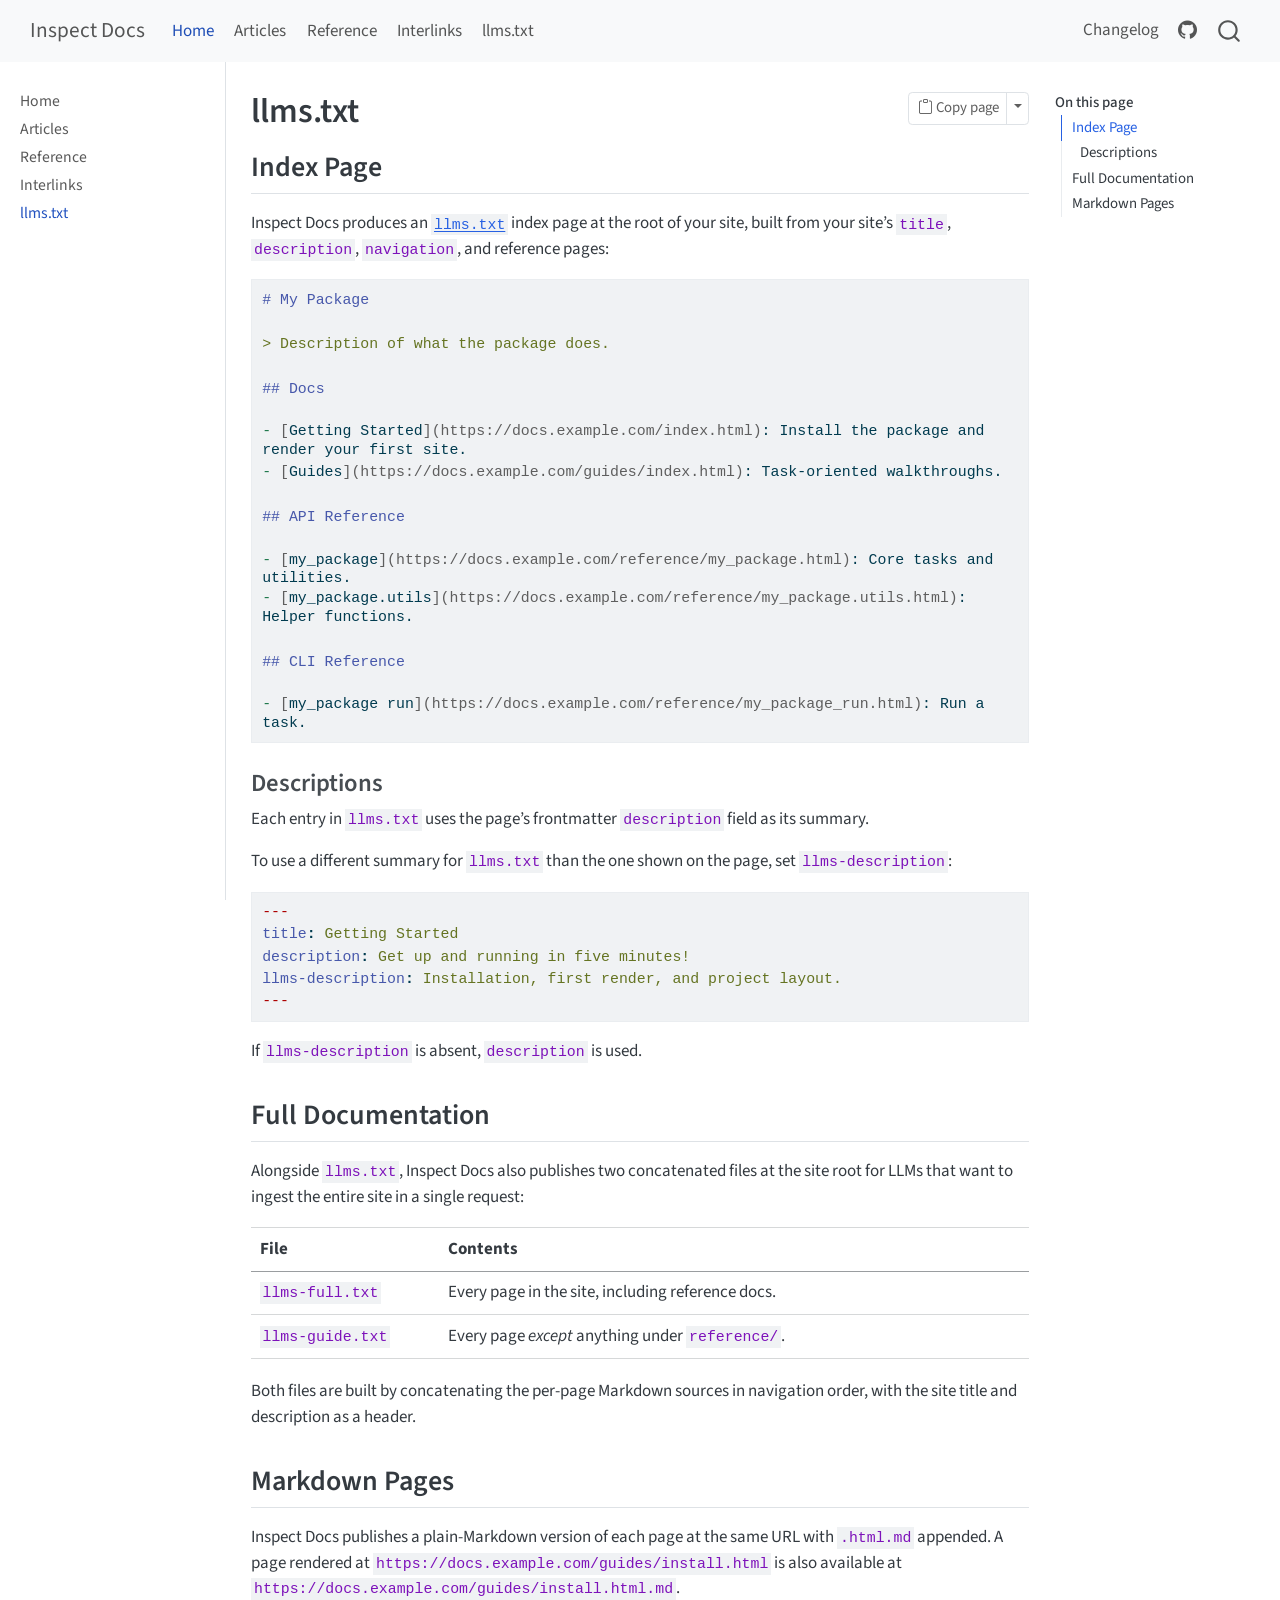
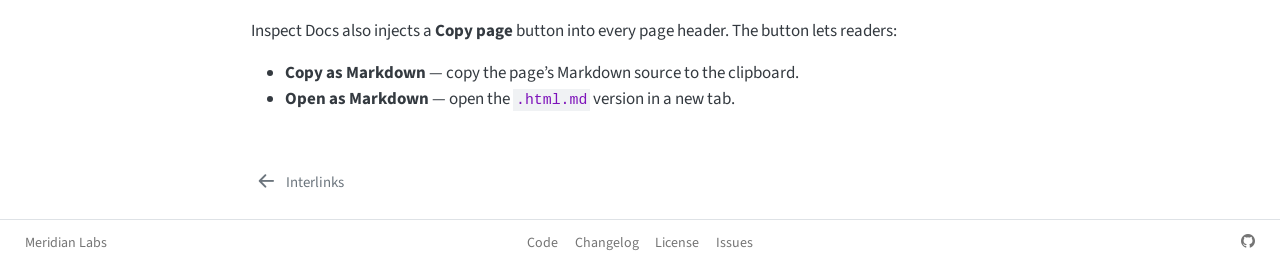
<file: llms.html>
<!DOCTYPE html>
<html xmlns="http://www.w3.org/1999/xhtml" lang="en" xml:lang="en"><head>

<meta charset="utf-8">
<meta name="generator" content="quarto-1.9.37">

<meta name="viewport" content="width=device-width, initial-scale=1.0, user-scalable=yes">


<title>llms.txt – Inspect Docs</title>
<style>
/* Default styles provided by pandoc.
** See https://pandoc.org/MANUAL.html#variables-for-html for config info.
*/
code{white-space: pre-wrap;}
span.smallcaps{font-variant: small-caps;}
div.columns{display: flex; gap: min(4vw, 1.5em);}
div.column{flex: auto; overflow-x: auto;}
div.hanging-indent{margin-left: 1.5em; text-indent: -1.5em;}
ul.task-list{list-style: none;}
ul.task-list li input[type="checkbox"] {
  width: 0.8em;
  margin: 0 0.8em 0.2em -1em; /* quarto-specific, see https://github.com/quarto-dev/quarto-cli/issues/4556 */ 
  vertical-align: middle;
}
/* CSS for syntax highlighting */
html { -webkit-text-size-adjust: 100%; }
pre > code.sourceCode { white-space: pre; position: relative; }
pre > code.sourceCode > span { display: inline-block; line-height: 1.25; }
pre > code.sourceCode > span:empty { height: 1.2em; }
.sourceCode { overflow: visible; }
code.sourceCode > span { color: inherit; text-decoration: inherit; }
div.sourceCode { margin: 1em 0; }
pre.sourceCode { margin: 0; }
@media screen {
div.sourceCode { overflow: auto; }
}
@media print {
pre > code.sourceCode { white-space: pre-wrap; }
pre > code.sourceCode > span { text-indent: -5em; padding-left: 5em; }
}
pre.numberSource code
  { counter-reset: source-line 0; }
pre.numberSource code > span
  { position: relative; left: -4em; counter-increment: source-line; }
pre.numberSource code > span > a:first-child::before
  { content: counter(source-line);
    position: relative; left: -1em; text-align: right; vertical-align: baseline;
    border: none; display: inline-block;
    -webkit-touch-callout: none; -webkit-user-select: none;
    -khtml-user-select: none; -moz-user-select: none;
    -ms-user-select: none; user-select: none;
    padding: 0 4px; width: 4em;
  }
pre.numberSource { margin-left: 3em;  padding-left: 4px; }
div.sourceCode
  {   }
@media screen {
pre > code.sourceCode > span > a:first-child::before { text-decoration: underline; }
}
</style>


<script src="site_libs/quarto-nav/quarto-nav.js"></script>
<script src="site_libs/quarto-nav/headroom.min.js"></script>
<script src="site_libs/clipboard/clipboard.min.js"></script>
<script src="site_libs/quarto-search/autocomplete.umd.js"></script>
<script src="site_libs/quarto-search/fuse.min.js"></script>
<script src="site_libs/quarto-search/quarto-search.js"></script>
<meta name="quarto:offset" content="./">
<link href="./interlinks.html" rel="prev">
<script src="site_libs/quarto-html/quarto.js" type="module"></script>
<script src="site_libs/quarto-html/tabsets/tabsets.js" type="module"></script>
<script src="site_libs/quarto-html/popper.min.js"></script>
<script src="site_libs/quarto-html/tippy.umd.min.js"></script>
<script src="site_libs/quarto-html/anchor.min.js"></script>
<link href="site_libs/quarto-html/tippy.css" rel="stylesheet">
<link href="site_libs/quarto-html/quarto-syntax-highlighting-7f8f88aac4f3542376d5c11b86a4c14d.css" rel="stylesheet" id="quarto-text-highlighting-styles">
<script src="site_libs/bootstrap/bootstrap.min.js"></script>
<link href="site_libs/bootstrap/bootstrap-icons.css" rel="stylesheet">
<link href="site_libs/bootstrap/bootstrap-00bb9cb7cda113ac4013fc9b55ca6f24.min.css" rel="stylesheet" append-hash="true" id="quarto-bootstrap" data-mode="light">
<script id="quarto-search-options" type="application/json">{
  "location": "navbar",
  "copy-button": false,
  "collapse-after": 3,
  "panel-placement": "end",
  "type": "overlay",
  "limit": 50,
  "keyboard-shortcut": [
    "f",
    "/",
    "s"
  ],
  "show-item-context": false,
  "language": {
    "search-no-results-text": "No results",
    "search-matching-documents-text": "matching documents",
    "search-copy-link-title": "Copy link to search",
    "search-hide-matches-text": "Hide additional matches",
    "search-more-match-text": "more match in this document",
    "search-more-matches-text": "more matches in this document",
    "search-clear-button-title": "Clear",
    "search-text-placeholder": "",
    "search-detached-cancel-button-title": "Cancel",
    "search-submit-button-title": "Submit",
    "search-label": "Search"
  }
}</script>


<meta property="og:title" content="Inspect Docs">
<meta property="og:description" content="A Quarto project type extension for Python package documentation with automatic API reference generation.">
<meta property="og:site_name" content="Inspect Docs">
<meta name="twitter:title" content="Inspect Docs">
<meta name="twitter:description" content="A Quarto project type extension for Python package documentation with automatic API reference generation.">
<meta name="twitter:card" content="summary">
</head>

<body class="nav-sidebar docked nav-fixed quarto-light">

<div id="quarto-search-results"></div>
  <header id="quarto-header" class="headroom fixed-top">
    <nav class="navbar navbar-expand-lg " data-bs-theme="dark">
      <div class="navbar-container container-fluid">
      <div class="navbar-brand-container mx-auto">
    <a class="navbar-brand" href="./index.html">
    <span class="navbar-title">Inspect Docs</span>
    </a>
  </div>
            <div id="quarto-search" class="" title="Search"></div>
          <button class="navbar-toggler" type="button" data-bs-toggle="collapse" data-bs-target="#navbarCollapse" aria-controls="navbarCollapse" role="menu" aria-expanded="false" aria-label="Toggle navigation" onclick="if (window.quartoToggleHeadroom) { window.quartoToggleHeadroom(); }">
  <span class="navbar-toggler-icon"></span>
</button>
          <div class="collapse navbar-collapse" id="navbarCollapse">
            <ul class="navbar-nav navbar-nav-scroll me-auto">
  <li class="nav-item">
    <a class="nav-link active" href="./index.html" aria-current="page"> 
<span class="menu-text">Home</span></a>
  </li>  
  <li class="nav-item">
    <a class="nav-link" href="./articles.html"> 
<span class="menu-text">Articles</span></a>
  </li>  
  <li class="nav-item">
    <a class="nav-link" href="./reference.html"> 
<span class="menu-text">Reference</span></a>
  </li>  
  <li class="nav-item">
    <a class="nav-link" href="./interlinks.html"> 
<span class="menu-text">Interlinks</span></a>
  </li>  
  <li class="nav-item">
    <a class="nav-link" href="./llms.html"> 
<span class="menu-text">llms.txt</span></a>
  </li>  
</ul>
            <ul class="navbar-nav navbar-nav-scroll ms-auto">
  <li class="nav-item">
    <a class="nav-link" href="./CHANGELOG.html"> 
<span class="menu-text">Changelog</span></a>
  </li>  
  <li class="nav-item compact">
    <a class="nav-link" href="https://github.com/meridianlabs-ai/inspect-docs"> <i class="bi bi-github" role="img">
</i> 
<span class="menu-text"></span></a>
  </li>  
</ul>
          </div> <!-- /navcollapse -->
            <div class="quarto-navbar-tools">
</div>
      </div> <!-- /container-fluid -->
    </nav>
  <nav class="quarto-secondary-nav">
    <div class="container-fluid d-flex">
      <button type="button" class="quarto-btn-toggle btn" data-bs-toggle="collapse" role="button" data-bs-target=".quarto-sidebar-collapse-item" aria-controls="quarto-sidebar" aria-expanded="false" aria-label="Toggle sidebar navigation" onclick="if (window.quartoToggleHeadroom) { window.quartoToggleHeadroom(); }">
        <i class="bi bi-layout-text-sidebar-reverse"></i>
      </button>
        <nav class="quarto-page-breadcrumbs" aria-label="breadcrumb"><ol class="breadcrumb"><li class="breadcrumb-item"><a href="./llms.html">llms.txt</a></li></ol></nav>
        <a class="flex-grow-1" role="navigation" data-bs-toggle="collapse" data-bs-target=".quarto-sidebar-collapse-item" aria-controls="quarto-sidebar" aria-expanded="false" aria-label="Toggle sidebar navigation" onclick="if (window.quartoToggleHeadroom) { window.quartoToggleHeadroom(); }">      
        </a>
    </div>
  </nav>
</header>
<!-- content -->
<div id="quarto-content" class="quarto-container page-columns page-rows-contents page-layout-article page-navbar">
<!-- sidebar -->
  <nav id="quarto-sidebar" class="sidebar collapse collapse-horizontal quarto-sidebar-collapse-item sidebar-navigation docked overflow-auto">
    <div class="sidebar-menu-container"> 
    <ul class="list-unstyled mt-1">
        <li class="sidebar-item">
  <div class="sidebar-item-container"> 
  <a href="./index.html" class="sidebar-item-text sidebar-link">
 <span class="menu-text">Home</span></a>
  </div>
</li>
        <li class="sidebar-item">
  <div class="sidebar-item-container"> 
  <a href="./articles.html" class="sidebar-item-text sidebar-link">
 <span class="menu-text">Articles</span></a>
  </div>
</li>
        <li class="sidebar-item">
  <div class="sidebar-item-container"> 
  <a href="./reference.html" class="sidebar-item-text sidebar-link">
 <span class="menu-text">Reference</span></a>
  </div>
</li>
        <li class="sidebar-item">
  <div class="sidebar-item-container"> 
  <a href="./interlinks.html" class="sidebar-item-text sidebar-link">
 <span class="menu-text">Interlinks</span></a>
  </div>
</li>
        <li class="sidebar-item">
  <div class="sidebar-item-container"> 
  <a href="./llms.html" class="sidebar-item-text sidebar-link active">
 <span class="menu-text">llms.txt</span></a>
  </div>
</li>
    </ul>
    </div>
</nav>
<div id="quarto-sidebar-glass" class="quarto-sidebar-collapse-item" data-bs-toggle="collapse" data-bs-target=".quarto-sidebar-collapse-item"></div>
<!-- margin-sidebar -->
    <div id="quarto-margin-sidebar" class="sidebar margin-sidebar">
        <nav id="TOC" role="doc-toc" class="toc-active" data-toc-expanded="1">
    <h2 id="toc-title">On this page</h2>
   
  <ul>
  <li><a href="#index-page" id="toc-index-page" class="nav-link active" data-scroll-target="#index-page">Index Page</a>
  <ul class="collapse">
  <li><a href="#descriptions" id="toc-descriptions" class="nav-link" data-scroll-target="#descriptions">Descriptions</a></li>
  </ul></li>
  <li><a href="#full-documentation" id="toc-full-documentation" class="nav-link" data-scroll-target="#full-documentation">Full Documentation</a></li>
  <li><a href="#markdown-pages" id="toc-markdown-pages" class="nav-link" data-scroll-target="#markdown-pages">Markdown Pages</a></li>
  </ul>
</nav>
    </div>
<!-- main -->
<main class="content" id="quarto-document-content">

<header id="title-block-header" class="quarto-title-block default">
<div class="quarto-title">
<h1 class="title">llms.txt</h1>
</div>



<div class="quarto-title-meta">

    
  
    
  </div>
  


</header>


<section id="index-page" class="level2">
<h2 class="anchored" data-anchor-id="index-page">Index Page</h2>
<p>Inspect Docs produces an <a href="https://llmstxt.org"><code>llms.txt</code></a> index page at the root of your site, built from your site’s <code>title</code>, <code>description</code>, <code>navigation</code>, and reference pages:</p>
<div class="code-copy-outer-scaffold"><div class="sourceCode" id="cb1"><pre class="sourceCode markdown code-with-copy"><code class="sourceCode markdown"><span id="cb1-1"><a href="#cb1-1" aria-hidden="true" tabindex="-1"></a><span class="fu"># My Package</span></span>
<span id="cb1-2"><a href="#cb1-2" aria-hidden="true" tabindex="-1"></a></span>
<span id="cb1-3"><a href="#cb1-3" aria-hidden="true" tabindex="-1"></a><span class="at">&gt; Description of what the package does.</span></span>
<span id="cb1-4"><a href="#cb1-4" aria-hidden="true" tabindex="-1"></a></span>
<span id="cb1-5"><a href="#cb1-5" aria-hidden="true" tabindex="-1"></a><span class="fu">## Docs</span></span>
<span id="cb1-6"><a href="#cb1-6" aria-hidden="true" tabindex="-1"></a></span>
<span id="cb1-7"><a href="#cb1-7" aria-hidden="true" tabindex="-1"></a><span class="ss">- </span><span class="co">[</span><span class="ot">Getting Started</span><span class="co">](https://docs.example.com/index.html)</span>: Install the package and render your first site.</span>
<span id="cb1-8"><a href="#cb1-8" aria-hidden="true" tabindex="-1"></a><span class="ss">- </span><span class="co">[</span><span class="ot">Guides</span><span class="co">](https://docs.example.com/guides/index.html)</span>: Task-oriented walkthroughs.</span>
<span id="cb1-9"><a href="#cb1-9" aria-hidden="true" tabindex="-1"></a></span>
<span id="cb1-10"><a href="#cb1-10" aria-hidden="true" tabindex="-1"></a><span class="fu">## API Reference</span></span>
<span id="cb1-11"><a href="#cb1-11" aria-hidden="true" tabindex="-1"></a></span>
<span id="cb1-12"><a href="#cb1-12" aria-hidden="true" tabindex="-1"></a><span class="ss">- </span><span class="co">[</span><span class="ot">my_package</span><span class="co">](https://docs.example.com/reference/my_package.html)</span>: Core tasks and utilities.</span>
<span id="cb1-13"><a href="#cb1-13" aria-hidden="true" tabindex="-1"></a><span class="ss">- </span><span class="co">[</span><span class="ot">my_package.utils</span><span class="co">](https://docs.example.com/reference/my_package.utils.html)</span>: Helper functions.</span>
<span id="cb1-14"><a href="#cb1-14" aria-hidden="true" tabindex="-1"></a></span>
<span id="cb1-15"><a href="#cb1-15" aria-hidden="true" tabindex="-1"></a><span class="fu">## CLI Reference</span></span>
<span id="cb1-16"><a href="#cb1-16" aria-hidden="true" tabindex="-1"></a></span>
<span id="cb1-17"><a href="#cb1-17" aria-hidden="true" tabindex="-1"></a><span class="ss">- </span><span class="co">[</span><span class="ot">my_package run</span><span class="co">](https://docs.example.com/reference/my_package_run.html)</span>: Run a task.</span></code></pre></div><button title="Copy to Clipboard" class="code-copy-button"><i class="bi"></i></button></div>
<section id="descriptions" class="level3">
<h3 class="anchored" data-anchor-id="descriptions">Descriptions</h3>
<p>Each entry in <code>llms.txt</code> uses the page’s frontmatter <code>description</code> field as its summary.</p>
<p>To use a different summary for <code>llms.txt</code> than the one shown on the page, set <code>llms-description</code>:</p>
<div class="code-copy-outer-scaffold"><div class="sourceCode" id="cb2"><pre class="sourceCode yaml code-with-copy"><code class="sourceCode yaml"><span id="cb2-1"><a href="#cb2-1" aria-hidden="true" tabindex="-1"></a><span class="pp">---</span></span>
<span id="cb2-2"><a href="#cb2-2" aria-hidden="true" tabindex="-1"></a><span class="fu">title</span><span class="kw">:</span><span class="at"> Getting Started</span></span>
<span id="cb2-3"><a href="#cb2-3" aria-hidden="true" tabindex="-1"></a><span class="fu">description</span><span class="kw">:</span><span class="at"> Get up and running in five minutes!</span></span>
<span id="cb2-4"><a href="#cb2-4" aria-hidden="true" tabindex="-1"></a><span class="fu">llms-description</span><span class="kw">:</span><span class="at"> Installation, first render, and project layout.</span></span>
<span id="cb2-5"><a href="#cb2-5" aria-hidden="true" tabindex="-1"></a><span class="pp">---</span></span></code></pre></div><button title="Copy to Clipboard" class="code-copy-button"><i class="bi"></i></button></div>
<p>If <code>llms-description</code> is absent, <code>description</code> is used.</p>
</section>
</section>
<section id="full-documentation" class="level2">
<h2 class="anchored" data-anchor-id="full-documentation">Full Documentation</h2>
<p>Alongside <code>llms.txt</code>, Inspect Docs also publishes two concatenated files at the site root for LLMs that want to ingest the entire site in a single request:</p>
<table class="caption-top table">
<colgroup>
<col style="width: 24%">
<col style="width: 75%">
</colgroup>
<thead>
<tr class="header">
<th>File</th>
<th>Contents</th>
</tr>
</thead>
<tbody>
<tr class="odd">
<td><code>llms-full.txt</code></td>
<td>Every page in the site, including reference docs.</td>
</tr>
<tr class="even">
<td><code>llms-guide.txt</code></td>
<td>Every page <em>except</em> anything under <code>reference/</code>.</td>
</tr>
</tbody>
</table>
<p>Both files are built by concatenating the per-page Markdown sources in navigation order, with the site title and description as a header.</p>
</section>
<section id="markdown-pages" class="level2">
<h2 class="anchored" data-anchor-id="markdown-pages">Markdown Pages</h2>
<p>Inspect Docs publishes a plain-Markdown version of each page at the same URL with <code>.html.md</code> appended. A page rendered at <code>https://docs.example.com/guides/install.html</code> is also available at <code>https://docs.example.com/guides/install.html.md</code>.</p>
<p>Inspect Docs also injects a <strong>Copy page</strong> button into every page header. The button lets readers:</p>
<ul>
<li><strong>Copy as Markdown</strong> — copy the page’s Markdown source to the clipboard.</li>
<li><strong>Open as Markdown</strong> — open the <code>.html.md</code> version in a new tab.</li>
</ul>


</section>

</main> <!-- /main -->
<div id="copy-page-btn" class="btn-group" style="display:none;">
  <button type="button" class="btn btn-sm btn-light" id="copy-page-action" title="Copy page as Markdown">
    <i class="bi bi-clipboard"></i> Copy page
  </button>
  <button type="button" class="btn btn-sm btn-light dropdown-toggle dropdown-toggle-split" data-bs-toggle="dropdown" aria-expanded="false">
    <span class="visually-hidden">Toggle Dropdown</span>
  </button>
  <ul class="dropdown-menu dropdown-menu-end">
    <li><a class="dropdown-item" href="#" id="copy-page-md">
      <i class="bi bi-clipboard"></i> Copy page as Markdown
    </a></li>
    <li><a class="dropdown-item" href="#" id="open-page-md">
      <i class="bi bi-box-arrow-up-right"></i> Open Markdown
    </a></li>
  </ul>
</div>

<script>
document.addEventListener("DOMContentLoaded", function () {
  var mdUrl = window.location.pathname.replace(/\.html$/, ".html.md");
  var btn = document.getElementById("copy-page-btn");
  var cachedMarkdown = null;

  // Pre-fetch the .html.md content
  fetch(mdUrl)
    .then(function (res) {
      if (!res.ok) throw new Error(res.status);
      return res.text();
    })
    .then(function (text) {
      cachedMarkdown = text;

      // Relocate button into the .quarto-title div
      var titleDiv = document.querySelector(".quarto-title");
      if (titleDiv) {
        titleDiv.appendChild(btn);
        btn.style.display = "";
      }
    })
    .catch(function () {
      // No .html.md available — remove button entirely
      btn.remove();
    });

  function copyMarkdown(e) {
    e.preventDefault();
    if (!cachedMarkdown) return;
    navigator.clipboard.writeText(cachedMarkdown).then(function () {
      // Brief visual feedback — lock width to prevent layout shift
      var actionBtn = document.getElementById("copy-page-action");
      var original = actionBtn.innerHTML;
      actionBtn.style.minWidth = actionBtn.offsetWidth + "px";
      actionBtn.innerHTML = '<i class="bi bi-check2"></i> Copied!';
      setTimeout(function () {
        actionBtn.innerHTML = original;
        actionBtn.style.minWidth = "";
      }, 1500);
    });
  }

  document.getElementById("copy-page-action").addEventListener("click", copyMarkdown);
  document.getElementById("copy-page-md").addEventListener("click", copyMarkdown);
  document.getElementById("open-page-md").addEventListener("click", function (e) {
    e.preventDefault();
    window.open(mdUrl, "_blank");
  });
});
</script>
<script id="quarto-html-after-body" type="application/javascript">
  window.document.addEventListener("DOMContentLoaded", function (event) {
    const icon = "";
    const anchorJS = new window.AnchorJS();
    anchorJS.options = {
      placement: 'right',
      icon: icon
    };
    anchorJS.add('.anchored');
    const isCodeAnnotation = (el) => {
      for (const clz of el.classList) {
        if (clz.startsWith('code-annotation-')) {                     
          return true;
        }
      }
      return false;
    }
    const onCopySuccess = function(e) {
      // button target
      const button = e.trigger;
      // don't keep focus
      button.blur();
      // flash "checked"
      button.classList.add('code-copy-button-checked');
      var currentTitle = button.getAttribute("title");
      button.setAttribute("title", "Copied!");
      let tooltip;
      if (window.bootstrap) {
        button.setAttribute("data-bs-toggle", "tooltip");
        button.setAttribute("data-bs-placement", "left");
        button.setAttribute("data-bs-title", "Copied!");
        tooltip = new bootstrap.Tooltip(button, 
          { trigger: "manual", 
            customClass: "code-copy-button-tooltip",
            offset: [0, -8]});
        tooltip.show();    
      }
      setTimeout(function() {
        if (tooltip) {
          tooltip.hide();
          button.removeAttribute("data-bs-title");
          button.removeAttribute("data-bs-toggle");
          button.removeAttribute("data-bs-placement");
        }
        button.setAttribute("title", currentTitle);
        button.classList.remove('code-copy-button-checked');
      }, 1000);
      // clear code selection
      e.clearSelection();
    }
    const getTextToCopy = function(trigger) {
      const outerScaffold = trigger.parentElement.cloneNode(true);
      const codeEl = outerScaffold.querySelector('code');
      for (const childEl of codeEl.children) {
        if (isCodeAnnotation(childEl)) {
          childEl.remove();
        }
      }
      return codeEl.innerText;
    }
    const clipboard = new window.ClipboardJS('.code-copy-button:not([data-in-quarto-modal])', {
      text: getTextToCopy
    });
    clipboard.on('success', onCopySuccess);
    if (window.document.getElementById('quarto-embedded-source-code-modal')) {
      const clipboardModal = new window.ClipboardJS('.code-copy-button[data-in-quarto-modal]', {
        text: getTextToCopy,
        container: window.document.getElementById('quarto-embedded-source-code-modal')
      });
      clipboardModal.on('success', onCopySuccess);
    }
      var localhostRegex = new RegExp(/^(?:http|https):\/\/localhost\:?[0-9]*\//);
      var mailtoRegex = new RegExp(/^mailto:/);
        var filterRegex = new RegExp("https:\/\/meridianlabs-ai\.github\.io\/inspect-docs");
      var isInternal = (href) => {
          return filterRegex.test(href) || localhostRegex.test(href) || mailtoRegex.test(href);
      }
      // Inspect non-navigation links and adorn them if external
     var links = window.document.querySelectorAll('a[href]:not(.nav-link):not(.navbar-brand):not(.toc-action):not(.sidebar-link):not(.sidebar-item-toggle):not(.pagination-link):not(.no-external):not([aria-hidden]):not(.dropdown-item):not(.quarto-navigation-tool):not(.about-link)');
      for (var i=0; i<links.length; i++) {
        const link = links[i];
        if (!isInternal(link.href)) {
          // undo the damage that might have been done by quarto-nav.js in the case of
          // links that we want to consider external
          if (link.dataset.originalHref !== undefined) {
            link.href = link.dataset.originalHref;
          }
        }
      }
    function tippyHover(el, contentFn, onTriggerFn, onUntriggerFn) {
      const config = {
        allowHTML: true,
        maxWidth: 500,
        delay: 100,
        arrow: false,
        appendTo: function(el) {
            return el.parentElement;
        },
        interactive: true,
        interactiveBorder: 10,
        theme: 'quarto',
        placement: 'bottom-start',
      };
      if (contentFn) {
        config.content = contentFn;
      }
      if (onTriggerFn) {
        config.onTrigger = onTriggerFn;
      }
      if (onUntriggerFn) {
        config.onUntrigger = onUntriggerFn;
      }
      window.tippy(el, config); 
    }
    const noterefs = window.document.querySelectorAll('a[role="doc-noteref"]');
    for (var i=0; i<noterefs.length; i++) {
      const ref = noterefs[i];
      tippyHover(ref, function() {
        // use id or data attribute instead here
        let href = ref.getAttribute('data-footnote-href') || ref.getAttribute('href');
        try { href = new URL(href).hash; } catch {}
        const id = href.replace(/^#\/?/, "");
        const note = window.document.getElementById(id);
        if (note) {
          return note.innerHTML;
        } else {
          return "";
        }
      });
    }
    const xrefs = window.document.querySelectorAll('a.quarto-xref');
    const processXRef = (id, note) => {
      // Strip column container classes
      const stripColumnClz = (el) => {
        el.classList.remove("page-full", "page-columns");
        if (el.children) {
          for (const child of el.children) {
            stripColumnClz(child);
          }
        }
      }
      stripColumnClz(note)
      if (id === null || id.startsWith('sec-')) {
        // Special case sections, only their first couple elements
        const container = document.createElement("div");
        if (note.children && note.children.length > 2) {
          container.appendChild(note.children[0].cloneNode(true));
          for (let i = 1; i < note.children.length; i++) {
            const child = note.children[i];
            if (child.tagName === "P" && child.innerText === "") {
              continue;
            } else {
              container.appendChild(child.cloneNode(true));
              break;
            }
          }
          if (window.Quarto?.typesetMath) {
            window.Quarto.typesetMath(container);
          }
          return container.innerHTML
        } else {
          if (window.Quarto?.typesetMath) {
            window.Quarto.typesetMath(note);
          }
          return note.innerHTML;
        }
      } else {
        // Remove any anchor links if they are present
        const anchorLink = note.querySelector('a.anchorjs-link');
        if (anchorLink) {
          anchorLink.remove();
        }
        if (window.Quarto?.typesetMath) {
          window.Quarto.typesetMath(note);
        }
        if (note.classList.contains("callout")) {
          return note.outerHTML;
        } else {
          return note.innerHTML;
        }
      }
    }
    for (var i=0; i<xrefs.length; i++) {
      const xref = xrefs[i];
      tippyHover(xref, undefined, function(instance) {
        instance.disable();
        let url = xref.getAttribute('href');
        let hash = undefined; 
        if (url.startsWith('#')) {
          hash = url;
        } else {
          try { hash = new URL(url).hash; } catch {}
        }
        if (hash) {
          const id = hash.replace(/^#\/?/, "");
          const note = window.document.getElementById(id);
          if (note !== null) {
            try {
              const html = processXRef(id, note.cloneNode(true));
              instance.setContent(html);
            } finally {
              instance.enable();
              instance.show();
            }
          } else {
            // See if we can fetch this
            fetch(url.split('#')[0])
            .then(res => res.text())
            .then(html => {
              const parser = new DOMParser();
              const htmlDoc = parser.parseFromString(html, "text/html");
              const note = htmlDoc.getElementById(id);
              if (note !== null) {
                const html = processXRef(id, note);
                instance.setContent(html);
              } 
            }).finally(() => {
              instance.enable();
              instance.show();
            });
          }
        } else {
          // See if we can fetch a full url (with no hash to target)
          // This is a special case and we should probably do some content thinning / targeting
          fetch(url)
          .then(res => res.text())
          .then(html => {
            const parser = new DOMParser();
            const htmlDoc = parser.parseFromString(html, "text/html");
            const note = htmlDoc.querySelector('main.content');
            if (note !== null) {
              // This should only happen for chapter cross references
              // (since there is no id in the URL)
              // remove the first header
              if (note.children.length > 0 && note.children[0].tagName === "HEADER") {
                note.children[0].remove();
              }
              const html = processXRef(null, note);
              instance.setContent(html);
            } 
          }).finally(() => {
            instance.enable();
            instance.show();
          });
        }
      }, function(instance) {
      });
    }
        let selectedAnnoteEl;
        const selectorForAnnotation = ( cell, annotation) => {
          let cellAttr = 'data-code-cell="' + cell + '"';
          let lineAttr = 'data-code-annotation="' +  annotation + '"';
          const selector = 'span[' + cellAttr + '][' + lineAttr + ']';
          return selector;
        }
        const selectCodeLines = (annoteEl) => {
          const doc = window.document;
          const targetCell = annoteEl.getAttribute("data-target-cell");
          const targetAnnotation = annoteEl.getAttribute("data-target-annotation");
          const annoteSpan = window.document.querySelector(selectorForAnnotation(targetCell, targetAnnotation));
          const lines = annoteSpan.getAttribute("data-code-lines").split(",");
          const lineIds = lines.map((line) => {
            return targetCell + "-" + line;
          })
          let top = null;
          let height = null;
          let parent = null;
          if (lineIds.length > 0) {
              //compute the position of the single el (top and bottom and make a div)
              const el = window.document.getElementById(lineIds[0]);
              top = el.offsetTop;
              height = el.offsetHeight;
              parent = el.parentElement.parentElement;
            if (lineIds.length > 1) {
              const lastEl = window.document.getElementById(lineIds[lineIds.length - 1]);
              const bottom = lastEl.offsetTop + lastEl.offsetHeight;
              height = bottom - top;
            }
            if (top !== null && height !== null && parent !== null) {
              // cook up a div (if necessary) and position it 
              let div = window.document.getElementById("code-annotation-line-highlight");
              if (div === null) {
                div = window.document.createElement("div");
                div.setAttribute("id", "code-annotation-line-highlight");
                div.style.position = 'absolute';
                parent.appendChild(div);
              }
              div.style.top = top - 2 + "px";
              div.style.height = height + 4 + "px";
              div.style.left = 0;
              let gutterDiv = window.document.getElementById("code-annotation-line-highlight-gutter");
              if (gutterDiv === null) {
                gutterDiv = window.document.createElement("div");
                gutterDiv.setAttribute("id", "code-annotation-line-highlight-gutter");
                gutterDiv.style.position = 'absolute';
                const codeCell = window.document.getElementById(targetCell);
                const gutter = codeCell.querySelector('.code-annotation-gutter');
                gutter.appendChild(gutterDiv);
              }
              gutterDiv.style.top = top - 2 + "px";
              gutterDiv.style.height = height + 4 + "px";
            }
            selectedAnnoteEl = annoteEl;
          }
        };
        const unselectCodeLines = () => {
          const elementsIds = ["code-annotation-line-highlight", "code-annotation-line-highlight-gutter"];
          elementsIds.forEach((elId) => {
            const div = window.document.getElementById(elId);
            if (div) {
              div.remove();
            }
          });
          selectedAnnoteEl = undefined;
        };
          // Handle positioning of the toggle
      window.addEventListener(
        "resize",
        throttle(() => {
          elRect = undefined;
          if (selectedAnnoteEl) {
            selectCodeLines(selectedAnnoteEl);
          }
        }, 10)
      );
      function throttle(fn, ms) {
      let throttle = false;
      let timer;
        return (...args) => {
          if(!throttle) { // first call gets through
              fn.apply(this, args);
              throttle = true;
          } else { // all the others get throttled
              if(timer) clearTimeout(timer); // cancel #2
              timer = setTimeout(() => {
                fn.apply(this, args);
                timer = throttle = false;
              }, ms);
          }
        };
      }
        const annoteTargets = window.document.querySelectorAll('.code-annotation-anchor');
        for (let i=0; i<annoteTargets.length; i++) {
          const annoteTarget = annoteTargets[i];
          const targetCell = annoteTarget.getAttribute("data-target-cell");
          const targetAnnotation = annoteTarget.getAttribute("data-target-annotation");
          const contentFn = () => {
            const content = window.document.querySelector(selectorForAnnotation(targetCell, targetAnnotation));
            if (content) {
              const tipContent = content.cloneNode(true);
              tipContent.classList.add("code-annotation-tip-content");
              return tipContent.outerHTML;
            }
          }
          const config = {
            allowHTML: true,
            content: contentFn,
            onShow: (instance) => {
              selectCodeLines(instance.reference);
              instance.reference.classList.add('code-annotation-active');
              window.tippy.hideAll();
            },
            onHide: (instance) => {
              unselectCodeLines();
              instance.reference.classList.remove('code-annotation-active');
            },
            maxWidth: 300,
            delay: [50, 0],
            duration: [200, 0],
            offset: [5, 10],
            arrow: true,
            trigger: 'click',
            appendTo: function(el) {
              return el.parentElement.parentElement.parentElement;
            },
            interactive: true,
            interactiveBorder: 10,
            theme: 'quarto',
            placement: 'right',
            positionFixed: true,
            popperOptions: {
              modifiers: [
              {
                name: 'flip',
                options: {
                  flipVariations: false, // true by default
                  allowedAutoPlacements: ['right'],
                  fallbackPlacements: ['right', 'top', 'top-start', 'top-end', 'bottom', 'bottom-start', 'bottom-end', 'left'],
                },
              },
              {
                name: 'preventOverflow',
                options: {
                  mainAxis: false,
                  altAxis: false
                }
              }
              ]        
            }      
          };
          window.tippy(annoteTarget, config); 
        }
    const findCites = (el) => {
      const parentEl = el.parentElement;
      if (parentEl) {
        const cites = parentEl.dataset.cites;
        if (cites) {
          return {
            el,
            cites: cites.split(' ')
          };
        } else {
          return findCites(el.parentElement)
        }
      } else {
        return undefined;
      }
    };
    var bibliorefs = window.document.querySelectorAll('a[role="doc-biblioref"]');
    for (var i=0; i<bibliorefs.length; i++) {
      const ref = bibliorefs[i];
      const citeInfo = findCites(ref);
      if (citeInfo) {
        tippyHover(citeInfo.el, function() {
          var popup = window.document.createElement('div');
          citeInfo.cites.forEach(function(cite) {
            var citeDiv = window.document.createElement('div');
            citeDiv.classList.add('hanging-indent');
            citeDiv.classList.add('csl-entry');
            var biblioDiv = window.document.getElementById('ref-' + cite);
            if (biblioDiv) {
              citeDiv.innerHTML = biblioDiv.innerHTML;
            }
            popup.appendChild(citeDiv);
          });
          return popup.innerHTML;
        });
      }
    }
  });
  </script>
<nav class="page-navigation">
  <div class="nav-page nav-page-previous">
      <a href="./interlinks.html" class="pagination-link" aria-label="Interlinks">
        <i class="bi bi-arrow-left-short"></i> <span class="nav-page-text">Interlinks</span>
      </a>          
  </div>
  <div class="nav-page nav-page-next">
  </div>
</nav>
</div> <!-- /content -->
<footer class="footer">
  <div class="nav-footer">
    <div class="nav-footer-left">
      <ul class="footer-items list-unstyled">
    <li class="nav-item">
    <a class="nav-link" href="https://github.com/meridianlabs-ai">
<p>Meridian Labs</p>
</a>
  </li>  
</ul>
    </div>   
    <div class="nav-footer-center">
      <ul class="footer-items list-unstyled">
    <li class="nav-item">
    <a class="nav-link" href="https://github.com/meridianlabs-ai/inspect-docs">
<p>Code</p>
</a>
  </li>  
    <li class="nav-item">
    <a class="nav-link" href="https://github.com/meridianlabs-ai/inspect-docs/blob/main/CHANGELOG.md">
<p>Changelog</p>
</a>
  </li>  
    <li class="nav-item">
    <a class="nav-link" href="https://github.com/meridianlabs-ai/inspect-docs/blob/main/LICENSE">
<p>License</p>
</a>
  </li>  
    <li class="nav-item">
    <a class="nav-link" href="https://github.com/meridianlabs-ai/inspect-docs/issues">
<p>Issues</p>
</a>
  </li>  
</ul>
    </div>
    <div class="nav-footer-right">
      <ul class="footer-items list-unstyled">
    <li class="nav-item compact">
    <a class="nav-link" href="https://github.com/meridianlabs-ai/inspect-docs/">
      <i class="bi bi-github" role="img" aria-label="Inspect Docs on GitHub">
</i> 
    </a>
  </li>  
</ul>
    </div>
  </div>
</footer>




</body></html>
</file>
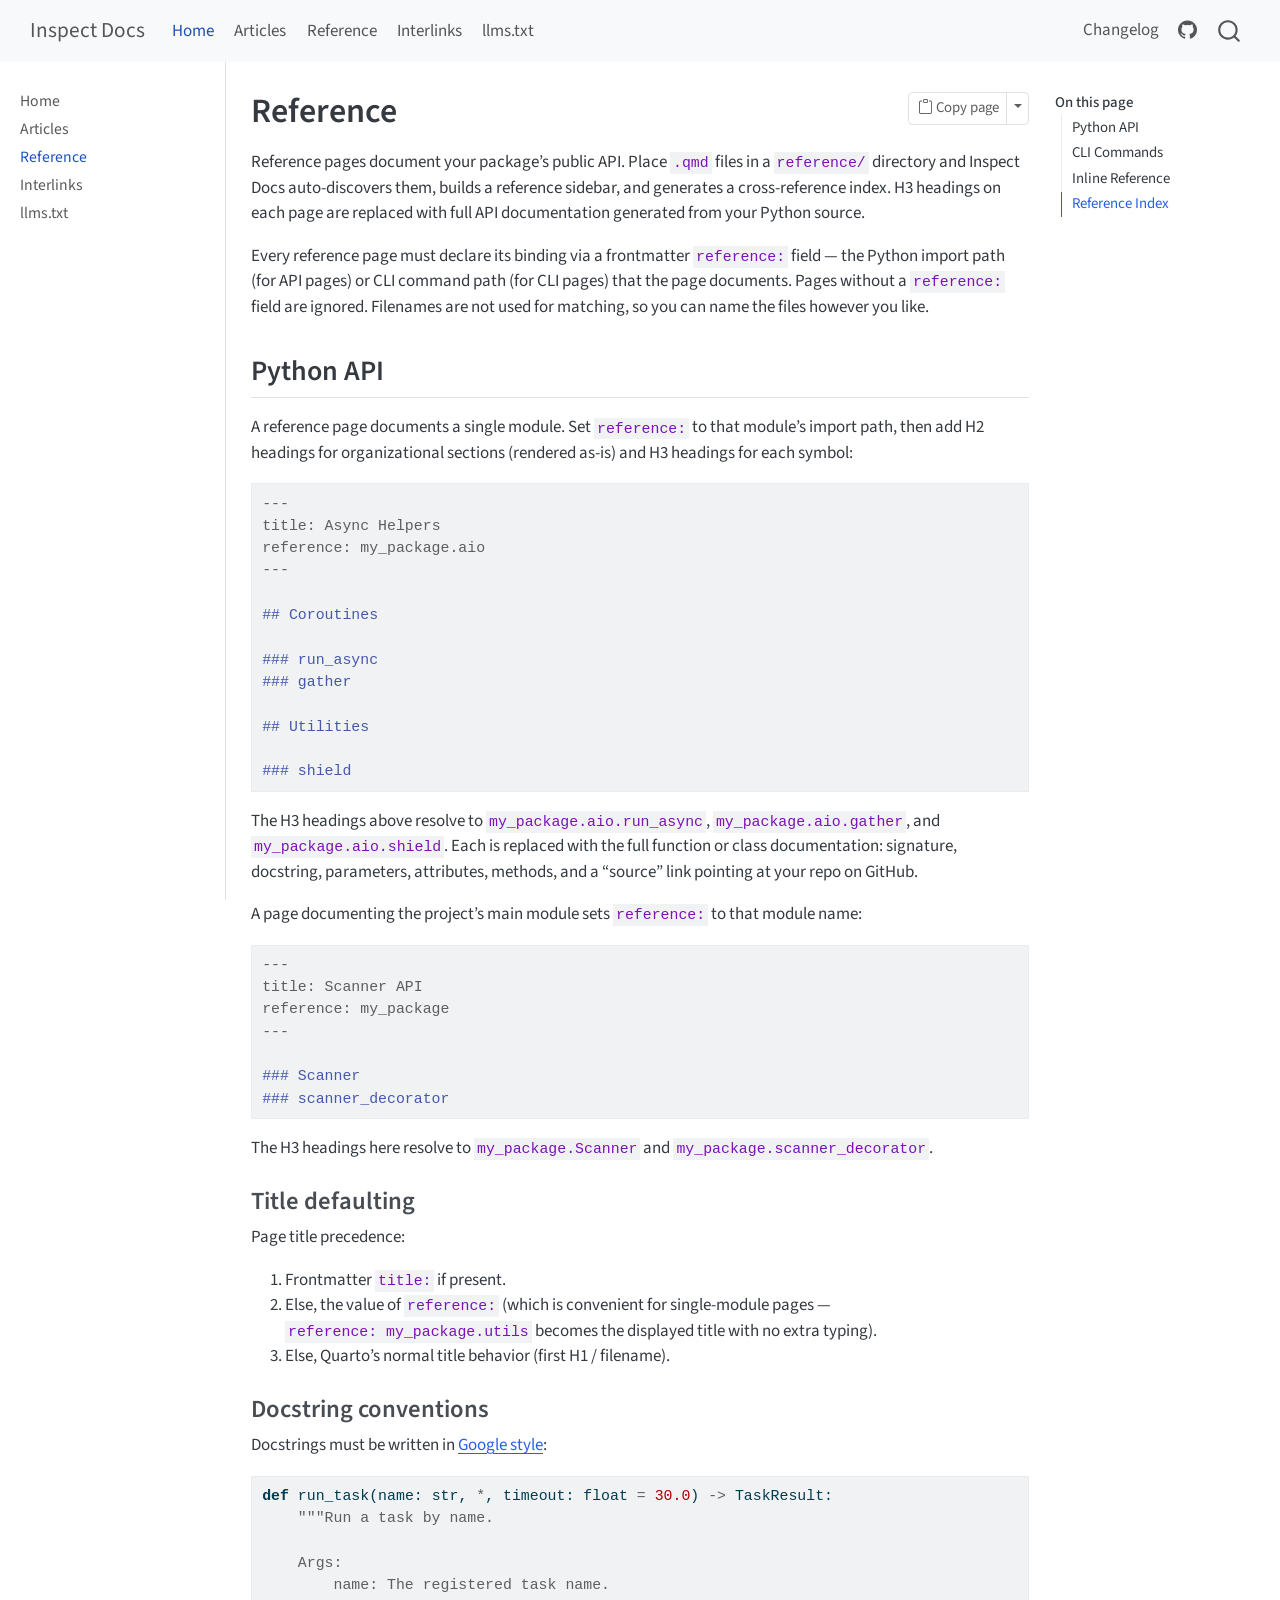
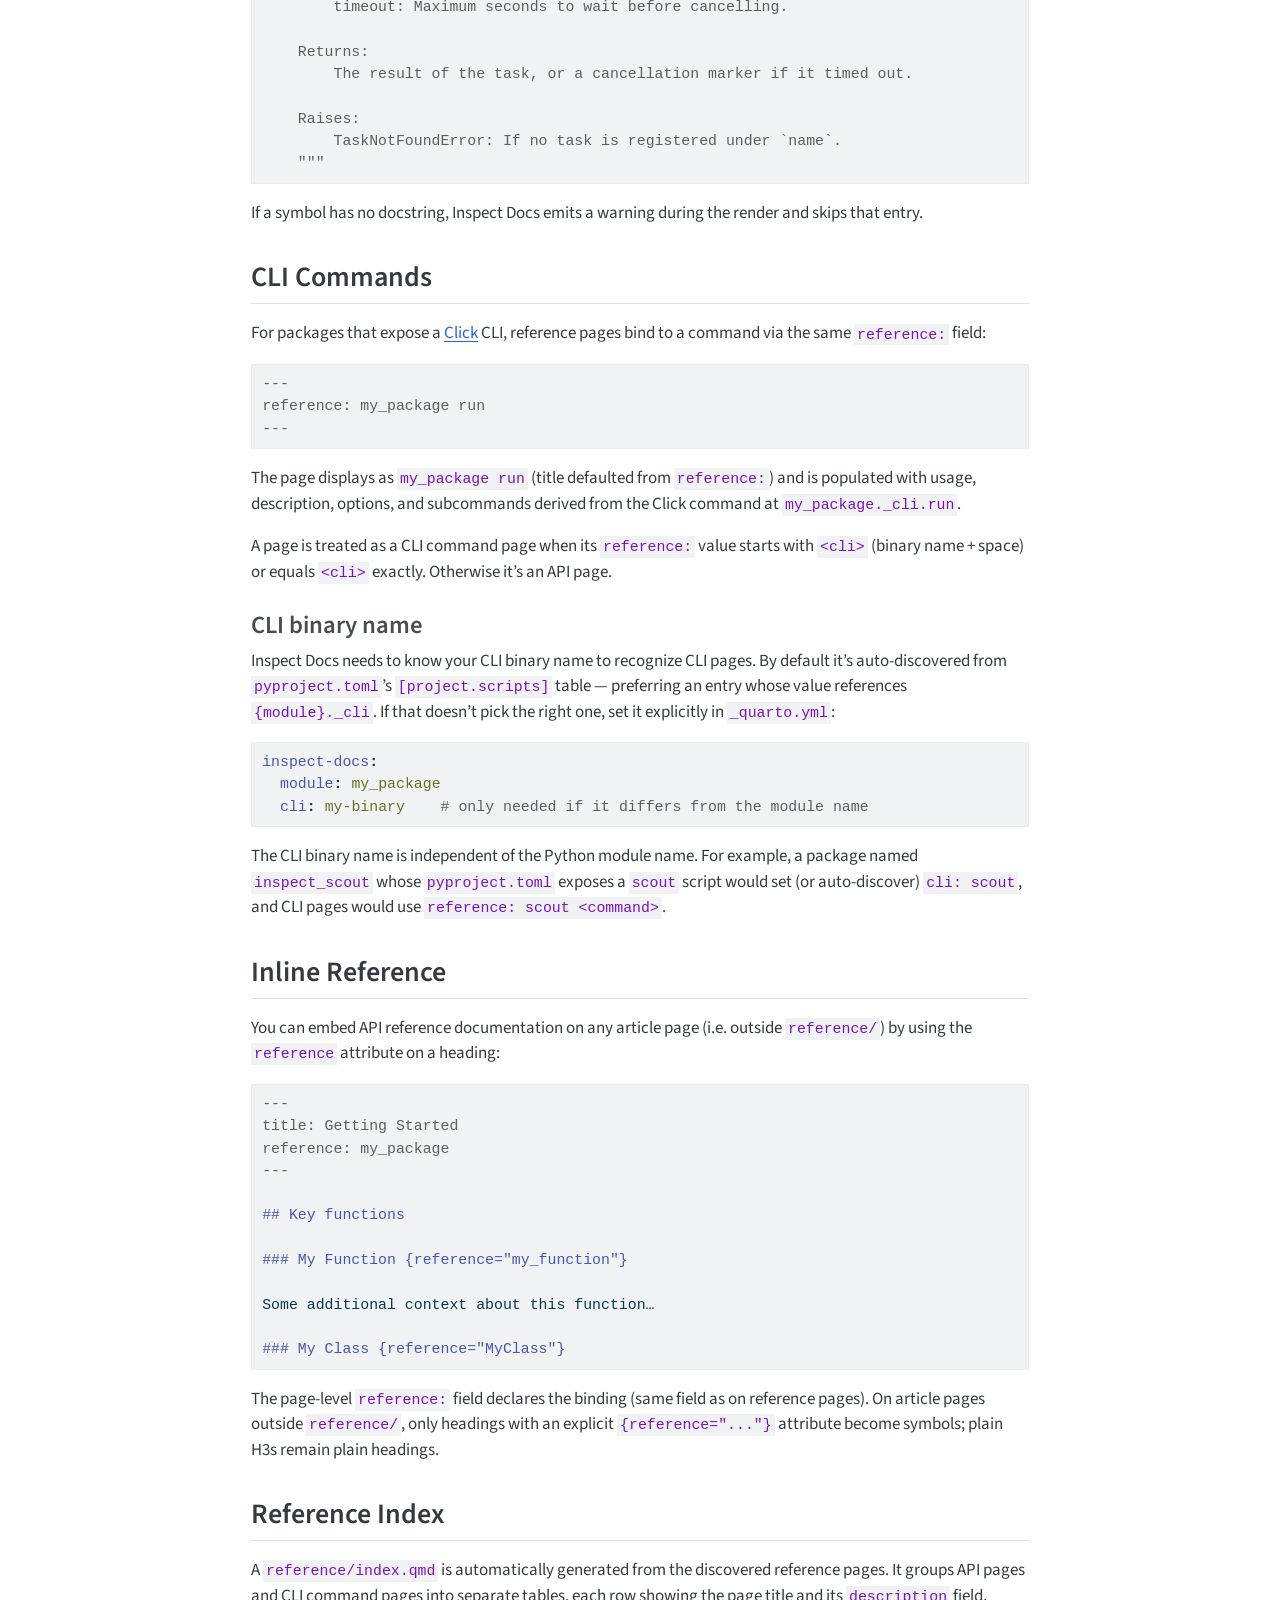
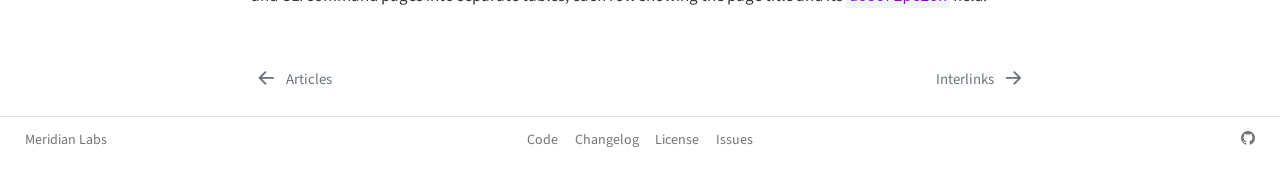
<file: reference.html>
<!DOCTYPE html>
<html xmlns="http://www.w3.org/1999/xhtml" lang="en" xml:lang="en"><head>

<meta charset="utf-8">
<meta name="generator" content="quarto-1.9.37">

<meta name="viewport" content="width=device-width, initial-scale=1.0, user-scalable=yes">


<title>Reference – Inspect Docs</title>
<style>
/* Default styles provided by pandoc.
** See https://pandoc.org/MANUAL.html#variables-for-html for config info.
*/
code{white-space: pre-wrap;}
span.smallcaps{font-variant: small-caps;}
div.columns{display: flex; gap: min(4vw, 1.5em);}
div.column{flex: auto; overflow-x: auto;}
div.hanging-indent{margin-left: 1.5em; text-indent: -1.5em;}
ul.task-list{list-style: none;}
ul.task-list li input[type="checkbox"] {
  width: 0.8em;
  margin: 0 0.8em 0.2em -1em; /* quarto-specific, see https://github.com/quarto-dev/quarto-cli/issues/4556 */ 
  vertical-align: middle;
}
/* CSS for syntax highlighting */
html { -webkit-text-size-adjust: 100%; }
pre > code.sourceCode { white-space: pre; position: relative; }
pre > code.sourceCode > span { display: inline-block; line-height: 1.25; }
pre > code.sourceCode > span:empty { height: 1.2em; }
.sourceCode { overflow: visible; }
code.sourceCode > span { color: inherit; text-decoration: inherit; }
div.sourceCode { margin: 1em 0; }
pre.sourceCode { margin: 0; }
@media screen {
div.sourceCode { overflow: auto; }
}
@media print {
pre > code.sourceCode { white-space: pre-wrap; }
pre > code.sourceCode > span { text-indent: -5em; padding-left: 5em; }
}
pre.numberSource code
  { counter-reset: source-line 0; }
pre.numberSource code > span
  { position: relative; left: -4em; counter-increment: source-line; }
pre.numberSource code > span > a:first-child::before
  { content: counter(source-line);
    position: relative; left: -1em; text-align: right; vertical-align: baseline;
    border: none; display: inline-block;
    -webkit-touch-callout: none; -webkit-user-select: none;
    -khtml-user-select: none; -moz-user-select: none;
    -ms-user-select: none; user-select: none;
    padding: 0 4px; width: 4em;
  }
pre.numberSource { margin-left: 3em;  padding-left: 4px; }
div.sourceCode
  {   }
@media screen {
pre > code.sourceCode > span > a:first-child::before { text-decoration: underline; }
}
</style>


<script src="site_libs/quarto-nav/quarto-nav.js"></script>
<script src="site_libs/quarto-nav/headroom.min.js"></script>
<script src="site_libs/clipboard/clipboard.min.js"></script>
<script src="site_libs/quarto-search/autocomplete.umd.js"></script>
<script src="site_libs/quarto-search/fuse.min.js"></script>
<script src="site_libs/quarto-search/quarto-search.js"></script>
<meta name="quarto:offset" content="./">
<link href="./interlinks.html" rel="next">
<link href="./articles.html" rel="prev">
<script src="site_libs/quarto-html/quarto.js" type="module"></script>
<script src="site_libs/quarto-html/tabsets/tabsets.js" type="module"></script>
<script src="site_libs/quarto-html/popper.min.js"></script>
<script src="site_libs/quarto-html/tippy.umd.min.js"></script>
<script src="site_libs/quarto-html/anchor.min.js"></script>
<link href="site_libs/quarto-html/tippy.css" rel="stylesheet">
<link href="site_libs/quarto-html/quarto-syntax-highlighting-7f8f88aac4f3542376d5c11b86a4c14d.css" rel="stylesheet" id="quarto-text-highlighting-styles">
<script src="site_libs/bootstrap/bootstrap.min.js"></script>
<link href="site_libs/bootstrap/bootstrap-icons.css" rel="stylesheet">
<link href="site_libs/bootstrap/bootstrap-00bb9cb7cda113ac4013fc9b55ca6f24.min.css" rel="stylesheet" append-hash="true" id="quarto-bootstrap" data-mode="light">
<script id="quarto-search-options" type="application/json">{
  "location": "navbar",
  "copy-button": false,
  "collapse-after": 3,
  "panel-placement": "end",
  "type": "overlay",
  "limit": 50,
  "keyboard-shortcut": [
    "f",
    "/",
    "s"
  ],
  "show-item-context": false,
  "language": {
    "search-no-results-text": "No results",
    "search-matching-documents-text": "matching documents",
    "search-copy-link-title": "Copy link to search",
    "search-hide-matches-text": "Hide additional matches",
    "search-more-match-text": "more match in this document",
    "search-more-matches-text": "more matches in this document",
    "search-clear-button-title": "Clear",
    "search-text-placeholder": "",
    "search-detached-cancel-button-title": "Cancel",
    "search-submit-button-title": "Submit",
    "search-label": "Search"
  }
}</script>


<meta property="og:title" content="Inspect Docs">
<meta property="og:description" content="A Quarto project type extension for Python package documentation with automatic API reference generation.">
<meta property="og:site_name" content="Inspect Docs">
<meta name="twitter:title" content="Inspect Docs">
<meta name="twitter:description" content="A Quarto project type extension for Python package documentation with automatic API reference generation.">
<meta name="twitter:card" content="summary">
</head>

<body class="nav-sidebar docked nav-fixed quarto-light">

<div id="quarto-search-results"></div>
  <header id="quarto-header" class="headroom fixed-top">
    <nav class="navbar navbar-expand-lg " data-bs-theme="dark">
      <div class="navbar-container container-fluid">
      <div class="navbar-brand-container mx-auto">
    <a class="navbar-brand" href="./index.html">
    <span class="navbar-title">Inspect Docs</span>
    </a>
  </div>
            <div id="quarto-search" class="" title="Search"></div>
          <button class="navbar-toggler" type="button" data-bs-toggle="collapse" data-bs-target="#navbarCollapse" aria-controls="navbarCollapse" role="menu" aria-expanded="false" aria-label="Toggle navigation" onclick="if (window.quartoToggleHeadroom) { window.quartoToggleHeadroom(); }">
  <span class="navbar-toggler-icon"></span>
</button>
          <div class="collapse navbar-collapse" id="navbarCollapse">
            <ul class="navbar-nav navbar-nav-scroll me-auto">
  <li class="nav-item">
    <a class="nav-link active" href="./index.html" aria-current="page"> 
<span class="menu-text">Home</span></a>
  </li>  
  <li class="nav-item">
    <a class="nav-link" href="./articles.html"> 
<span class="menu-text">Articles</span></a>
  </li>  
  <li class="nav-item">
    <a class="nav-link" href="./reference.html"> 
<span class="menu-text">Reference</span></a>
  </li>  
  <li class="nav-item">
    <a class="nav-link" href="./interlinks.html"> 
<span class="menu-text">Interlinks</span></a>
  </li>  
  <li class="nav-item">
    <a class="nav-link" href="./llms.html"> 
<span class="menu-text">llms.txt</span></a>
  </li>  
</ul>
            <ul class="navbar-nav navbar-nav-scroll ms-auto">
  <li class="nav-item">
    <a class="nav-link" href="./CHANGELOG.html"> 
<span class="menu-text">Changelog</span></a>
  </li>  
  <li class="nav-item compact">
    <a class="nav-link" href="https://github.com/meridianlabs-ai/inspect-docs"> <i class="bi bi-github" role="img">
</i> 
<span class="menu-text"></span></a>
  </li>  
</ul>
          </div> <!-- /navcollapse -->
            <div class="quarto-navbar-tools">
</div>
      </div> <!-- /container-fluid -->
    </nav>
  <nav class="quarto-secondary-nav">
    <div class="container-fluid d-flex">
      <button type="button" class="quarto-btn-toggle btn" data-bs-toggle="collapse" role="button" data-bs-target=".quarto-sidebar-collapse-item" aria-controls="quarto-sidebar" aria-expanded="false" aria-label="Toggle sidebar navigation" onclick="if (window.quartoToggleHeadroom) { window.quartoToggleHeadroom(); }">
        <i class="bi bi-layout-text-sidebar-reverse"></i>
      </button>
        <nav class="quarto-page-breadcrumbs" aria-label="breadcrumb"><ol class="breadcrumb"><li class="breadcrumb-item"><a href="./reference.html">Reference</a></li></ol></nav>
        <a class="flex-grow-1" role="navigation" data-bs-toggle="collapse" data-bs-target=".quarto-sidebar-collapse-item" aria-controls="quarto-sidebar" aria-expanded="false" aria-label="Toggle sidebar navigation" onclick="if (window.quartoToggleHeadroom) { window.quartoToggleHeadroom(); }">      
        </a>
    </div>
  </nav>
</header>
<!-- content -->
<div id="quarto-content" class="quarto-container page-columns page-rows-contents page-layout-article page-navbar">
<!-- sidebar -->
  <nav id="quarto-sidebar" class="sidebar collapse collapse-horizontal quarto-sidebar-collapse-item sidebar-navigation docked overflow-auto">
    <div class="sidebar-menu-container"> 
    <ul class="list-unstyled mt-1">
        <li class="sidebar-item">
  <div class="sidebar-item-container"> 
  <a href="./index.html" class="sidebar-item-text sidebar-link">
 <span class="menu-text">Home</span></a>
  </div>
</li>
        <li class="sidebar-item">
  <div class="sidebar-item-container"> 
  <a href="./articles.html" class="sidebar-item-text sidebar-link">
 <span class="menu-text">Articles</span></a>
  </div>
</li>
        <li class="sidebar-item">
  <div class="sidebar-item-container"> 
  <a href="./reference.html" class="sidebar-item-text sidebar-link active">
 <span class="menu-text">Reference</span></a>
  </div>
</li>
        <li class="sidebar-item">
  <div class="sidebar-item-container"> 
  <a href="./interlinks.html" class="sidebar-item-text sidebar-link">
 <span class="menu-text">Interlinks</span></a>
  </div>
</li>
        <li class="sidebar-item">
  <div class="sidebar-item-container"> 
  <a href="./llms.html" class="sidebar-item-text sidebar-link">
 <span class="menu-text">llms.txt</span></a>
  </div>
</li>
    </ul>
    </div>
</nav>
<div id="quarto-sidebar-glass" class="quarto-sidebar-collapse-item" data-bs-toggle="collapse" data-bs-target=".quarto-sidebar-collapse-item"></div>
<!-- margin-sidebar -->
    <div id="quarto-margin-sidebar" class="sidebar margin-sidebar">
        <nav id="TOC" role="doc-toc" class="toc-active" data-toc-expanded="1">
    <h2 id="toc-title">On this page</h2>
   
  <ul>
  <li><a href="#python-api" id="toc-python-api" class="nav-link active" data-scroll-target="#python-api">Python API</a>
  <ul class="collapse">
  <li><a href="#title-defaulting" id="toc-title-defaulting" class="nav-link" data-scroll-target="#title-defaulting">Title defaulting</a></li>
  <li><a href="#docstring-conventions" id="toc-docstring-conventions" class="nav-link" data-scroll-target="#docstring-conventions">Docstring conventions</a></li>
  </ul></li>
  <li><a href="#cli-commands" id="toc-cli-commands" class="nav-link" data-scroll-target="#cli-commands">CLI Commands</a>
  <ul class="collapse">
  <li><a href="#cli-binary-name" id="toc-cli-binary-name" class="nav-link" data-scroll-target="#cli-binary-name">CLI binary name</a></li>
  </ul></li>
  <li><a href="#inline-reference" id="toc-inline-reference" class="nav-link" data-scroll-target="#inline-reference">Inline Reference</a></li>
  <li><a href="#reference-index" id="toc-reference-index" class="nav-link" data-scroll-target="#reference-index">Reference Index</a></li>
  </ul>
</nav>
    </div>
<!-- main -->
<main class="content" id="quarto-document-content">

<header id="title-block-header" class="quarto-title-block default">
<div class="quarto-title">
<h1 class="title">Reference</h1>
</div>



<div class="quarto-title-meta">

    
  
    
  </div>
  


</header>


<p>Reference pages document your package’s public API. Place <code>.qmd</code> files in a <code>reference/</code> directory and Inspect Docs auto-discovers them, builds a reference sidebar, and generates a cross-reference index. H3 headings on each page are replaced with full API documentation generated from your Python source.</p>
<p>Every reference page must declare its binding via a frontmatter <code>reference:</code> field — the Python import path (for API pages) or CLI command path (for CLI pages) that the page documents. Pages without a <code>reference:</code> field are ignored. Filenames are not used for matching, so you can name the files however you like.</p>
<section id="python-api" class="level2">
<h2 class="anchored" data-anchor-id="python-api">Python API</h2>
<p>A reference page documents a single module. Set <code>reference:</code> to that module’s import path, then add H2 headings for organizational sections (rendered as-is) and H3 headings for each symbol:</p>
<div class="code-copy-outer-scaffold"><div class="sourceCode" id="cb1"><pre class="sourceCode markdown code-with-copy"><code class="sourceCode markdown"><span id="cb1-1"><a href="#cb1-1" aria-hidden="true" tabindex="-1"></a><span class="co">---</span></span>
<span id="cb1-2"><a href="#cb1-2" aria-hidden="true" tabindex="-1"></a><span class="an">title:</span><span class="co"> Async Helpers</span></span>
<span id="cb1-3"><a href="#cb1-3" aria-hidden="true" tabindex="-1"></a><span class="an">reference:</span><span class="co"> my_package.aio</span></span>
<span id="cb1-4"><a href="#cb1-4" aria-hidden="true" tabindex="-1"></a><span class="co">---</span></span>
<span id="cb1-5"><a href="#cb1-5" aria-hidden="true" tabindex="-1"></a></span>
<span id="cb1-6"><a href="#cb1-6" aria-hidden="true" tabindex="-1"></a><span class="fu">## Coroutines</span></span>
<span id="cb1-7"><a href="#cb1-7" aria-hidden="true" tabindex="-1"></a></span>
<span id="cb1-8"><a href="#cb1-8" aria-hidden="true" tabindex="-1"></a><span class="fu">### run_async</span></span>
<span id="cb1-9"><a href="#cb1-9" aria-hidden="true" tabindex="-1"></a><span class="fu">### gather</span></span>
<span id="cb1-10"><a href="#cb1-10" aria-hidden="true" tabindex="-1"></a></span>
<span id="cb1-11"><a href="#cb1-11" aria-hidden="true" tabindex="-1"></a><span class="fu">## Utilities</span></span>
<span id="cb1-12"><a href="#cb1-12" aria-hidden="true" tabindex="-1"></a></span>
<span id="cb1-13"><a href="#cb1-13" aria-hidden="true" tabindex="-1"></a><span class="fu">### shield</span></span></code></pre></div><button title="Copy to Clipboard" class="code-copy-button"><i class="bi"></i></button></div>
<p>The H3 headings above resolve to <code>my_package.aio.run_async</code>, <code>my_package.aio.gather</code>, and <code>my_package.aio.shield</code>. Each is replaced with the full function or class documentation: signature, docstring, parameters, attributes, methods, and a “source” link pointing at your repo on GitHub.</p>
<p>A page documenting the project’s main module sets <code>reference:</code> to that module name:</p>
<div class="code-copy-outer-scaffold"><div class="sourceCode" id="cb2"><pre class="sourceCode markdown code-with-copy"><code class="sourceCode markdown"><span id="cb2-1"><a href="#cb2-1" aria-hidden="true" tabindex="-1"></a><span class="co">---</span></span>
<span id="cb2-2"><a href="#cb2-2" aria-hidden="true" tabindex="-1"></a><span class="an">title:</span><span class="co"> Scanner API</span></span>
<span id="cb2-3"><a href="#cb2-3" aria-hidden="true" tabindex="-1"></a><span class="an">reference:</span><span class="co"> my_package</span></span>
<span id="cb2-4"><a href="#cb2-4" aria-hidden="true" tabindex="-1"></a><span class="co">---</span></span>
<span id="cb2-5"><a href="#cb2-5" aria-hidden="true" tabindex="-1"></a></span>
<span id="cb2-6"><a href="#cb2-6" aria-hidden="true" tabindex="-1"></a><span class="fu">### Scanner</span></span>
<span id="cb2-7"><a href="#cb2-7" aria-hidden="true" tabindex="-1"></a><span class="fu">### scanner_decorator</span></span></code></pre></div><button title="Copy to Clipboard" class="code-copy-button"><i class="bi"></i></button></div>
<p>The H3 headings here resolve to <code>my_package.Scanner</code> and <code>my_package.scanner_decorator</code>.</p>
<section id="title-defaulting" class="level3">
<h3 class="anchored" data-anchor-id="title-defaulting">Title defaulting</h3>
<p>Page title precedence:</p>
<ol type="1">
<li>Frontmatter <code>title:</code> if present.</li>
<li>Else, the value of <code>reference:</code> (which is convenient for single-module pages — <code>reference: my_package.utils</code> becomes the displayed title with no extra typing).</li>
<li>Else, Quarto’s normal title behavior (first H1 / filename).</li>
</ol>
</section>
<section id="docstring-conventions" class="level3">
<h3 class="anchored" data-anchor-id="docstring-conventions">Docstring conventions</h3>
<p>Docstrings must be written in <a href="https://google.github.io/styleguide/pyguide.html#38-comments-and-docstrings">Google style</a>:</p>
<div class="code-copy-outer-scaffold"><div class="sourceCode" id="cb3"><pre class="sourceCode python code-with-copy"><code class="sourceCode python"><span id="cb3-1"><a href="#cb3-1" aria-hidden="true" tabindex="-1"></a><span class="kw">def</span> run_task(name: <span class="bu">str</span>, <span class="op">*</span>, timeout: <span class="bu">float</span> <span class="op">=</span> <span class="fl">30.0</span>) <span class="op">-&gt;</span> TaskResult:</span>
<span id="cb3-2"><a href="#cb3-2" aria-hidden="true" tabindex="-1"></a>    <span class="co">"""Run a task by name.</span></span>
<span id="cb3-3"><a href="#cb3-3" aria-hidden="true" tabindex="-1"></a></span>
<span id="cb3-4"><a href="#cb3-4" aria-hidden="true" tabindex="-1"></a><span class="co">    Args:</span></span>
<span id="cb3-5"><a href="#cb3-5" aria-hidden="true" tabindex="-1"></a><span class="co">        name: The registered task name.</span></span>
<span id="cb3-6"><a href="#cb3-6" aria-hidden="true" tabindex="-1"></a><span class="co">        timeout: Maximum seconds to wait before cancelling.</span></span>
<span id="cb3-7"><a href="#cb3-7" aria-hidden="true" tabindex="-1"></a></span>
<span id="cb3-8"><a href="#cb3-8" aria-hidden="true" tabindex="-1"></a><span class="co">    Returns:</span></span>
<span id="cb3-9"><a href="#cb3-9" aria-hidden="true" tabindex="-1"></a><span class="co">        The result of the task, or a cancellation marker if it timed out.</span></span>
<span id="cb3-10"><a href="#cb3-10" aria-hidden="true" tabindex="-1"></a></span>
<span id="cb3-11"><a href="#cb3-11" aria-hidden="true" tabindex="-1"></a><span class="co">    Raises:</span></span>
<span id="cb3-12"><a href="#cb3-12" aria-hidden="true" tabindex="-1"></a><span class="co">        TaskNotFoundError: If no task is registered under `name`.</span></span>
<span id="cb3-13"><a href="#cb3-13" aria-hidden="true" tabindex="-1"></a><span class="co">    """</span></span></code></pre></div><button title="Copy to Clipboard" class="code-copy-button"><i class="bi"></i></button></div>
<p>If a symbol has no docstring, Inspect Docs emits a warning during the render and skips that entry.</p>
</section>
</section>
<section id="cli-commands" class="level2">
<h2 class="anchored" data-anchor-id="cli-commands">CLI Commands</h2>
<p>For packages that expose a <a href="https://click.palletsprojects.com/">Click</a> CLI, reference pages bind to a command via the same <code>reference:</code> field:</p>
<div class="code-copy-outer-scaffold"><div class="sourceCode" id="cb4"><pre class="sourceCode markdown code-with-copy"><code class="sourceCode markdown"><span id="cb4-1"><a href="#cb4-1" aria-hidden="true" tabindex="-1"></a><span class="co">---</span></span>
<span id="cb4-2"><a href="#cb4-2" aria-hidden="true" tabindex="-1"></a><span class="an">reference:</span><span class="co"> my_package run</span></span>
<span id="cb4-3"><a href="#cb4-3" aria-hidden="true" tabindex="-1"></a><span class="co">---</span></span></code></pre></div><button title="Copy to Clipboard" class="code-copy-button"><i class="bi"></i></button></div>
<p>The page displays as <code>my_package run</code> (title defaulted from <code>reference:</code>) and is populated with usage, description, options, and subcommands derived from the Click command at <code>my_package._cli.run</code>.</p>
<p>A page is treated as a CLI command page when its <code>reference:</code> value starts with <code>&lt;cli&gt;</code> (binary name + space) or equals <code>&lt;cli&gt;</code> exactly. Otherwise it’s an API page.</p>
<section id="cli-binary-name" class="level3">
<h3 class="anchored" data-anchor-id="cli-binary-name">CLI binary name</h3>
<p>Inspect Docs needs to know your CLI binary name to recognize CLI pages. By default it’s auto-discovered from <code>pyproject.toml</code>’s <code>[project.scripts]</code> table — preferring an entry whose value references <code>{module}._cli</code>. If that doesn’t pick the right one, set it explicitly in <code>_quarto.yml</code>:</p>
<div class="code-copy-outer-scaffold"><div class="sourceCode" id="cb5"><pre class="sourceCode yaml code-with-copy"><code class="sourceCode yaml"><span id="cb5-1"><a href="#cb5-1" aria-hidden="true" tabindex="-1"></a><span class="fu">inspect-docs</span><span class="kw">:</span></span>
<span id="cb5-2"><a href="#cb5-2" aria-hidden="true" tabindex="-1"></a><span class="at">  </span><span class="fu">module</span><span class="kw">:</span><span class="at"> my_package</span></span>
<span id="cb5-3"><a href="#cb5-3" aria-hidden="true" tabindex="-1"></a><span class="at">  </span><span class="fu">cli</span><span class="kw">:</span><span class="at"> my-binary</span><span class="co">    # only needed if it differs from the module name</span></span></code></pre></div><button title="Copy to Clipboard" class="code-copy-button"><i class="bi"></i></button></div>
<p>The CLI binary name is independent of the Python module name. For example, a package named <code>inspect_scout</code> whose <code>pyproject.toml</code> exposes a <code>scout</code> script would set (or auto-discover) <code>cli: scout</code>, and CLI pages would use <code>reference: scout &lt;command&gt;</code>.</p>
</section>
</section>
<section id="inline-reference" class="level2">
<h2 class="anchored" data-anchor-id="inline-reference">Inline Reference</h2>
<p>You can embed API reference documentation on any article page (i.e.&nbsp;outside <code>reference/</code>) by using the <code>reference</code> attribute on a heading:</p>
<div class="code-copy-outer-scaffold"><div class="sourceCode" id="cb6"><pre class="sourceCode markdown code-with-copy"><code class="sourceCode markdown"><span id="cb6-1"><a href="#cb6-1" aria-hidden="true" tabindex="-1"></a><span class="co">---</span></span>
<span id="cb6-2"><a href="#cb6-2" aria-hidden="true" tabindex="-1"></a><span class="an">title:</span><span class="co"> Getting Started</span></span>
<span id="cb6-3"><a href="#cb6-3" aria-hidden="true" tabindex="-1"></a><span class="an">reference:</span><span class="co"> my_package</span></span>
<span id="cb6-4"><a href="#cb6-4" aria-hidden="true" tabindex="-1"></a><span class="co">---</span></span>
<span id="cb6-5"><a href="#cb6-5" aria-hidden="true" tabindex="-1"></a></span>
<span id="cb6-6"><a href="#cb6-6" aria-hidden="true" tabindex="-1"></a><span class="fu">## Key functions</span></span>
<span id="cb6-7"><a href="#cb6-7" aria-hidden="true" tabindex="-1"></a></span>
<span id="cb6-8"><a href="#cb6-8" aria-hidden="true" tabindex="-1"></a><span class="fu">### My Function {reference="my_function"}</span></span>
<span id="cb6-9"><a href="#cb6-9" aria-hidden="true" tabindex="-1"></a></span>
<span id="cb6-10"><a href="#cb6-10" aria-hidden="true" tabindex="-1"></a>Some additional context about this function…</span>
<span id="cb6-11"><a href="#cb6-11" aria-hidden="true" tabindex="-1"></a></span>
<span id="cb6-12"><a href="#cb6-12" aria-hidden="true" tabindex="-1"></a><span class="fu">### My Class {reference="MyClass"}</span></span></code></pre></div><button title="Copy to Clipboard" class="code-copy-button"><i class="bi"></i></button></div>
<p>The page-level <code>reference:</code> field declares the binding (same field as on reference pages). On article pages outside <code>reference/</code>, only headings with an explicit <code>{reference="..."}</code> attribute become symbols; plain H3s remain plain headings.</p>
</section>
<section id="reference-index" class="level2">
<h2 class="anchored" data-anchor-id="reference-index">Reference Index</h2>
<p>A <code>reference/index.qmd</code> is automatically generated from the discovered reference pages. It groups API pages and CLI command pages into separate tables, each row showing the page title and its <code>description</code> field.</p>


</section>

</main> <!-- /main -->
<div id="copy-page-btn" class="btn-group" style="display:none;">
  <button type="button" class="btn btn-sm btn-light" id="copy-page-action" title="Copy page as Markdown">
    <i class="bi bi-clipboard"></i> Copy page
  </button>
  <button type="button" class="btn btn-sm btn-light dropdown-toggle dropdown-toggle-split" data-bs-toggle="dropdown" aria-expanded="false">
    <span class="visually-hidden">Toggle Dropdown</span>
  </button>
  <ul class="dropdown-menu dropdown-menu-end">
    <li><a class="dropdown-item" href="#" id="copy-page-md">
      <i class="bi bi-clipboard"></i> Copy page as Markdown
    </a></li>
    <li><a class="dropdown-item" href="#" id="open-page-md">
      <i class="bi bi-box-arrow-up-right"></i> Open Markdown
    </a></li>
  </ul>
</div>

<script>
document.addEventListener("DOMContentLoaded", function () {
  var mdUrl = window.location.pathname.replace(/\.html$/, ".html.md");
  var btn = document.getElementById("copy-page-btn");
  var cachedMarkdown = null;

  // Pre-fetch the .html.md content
  fetch(mdUrl)
    .then(function (res) {
      if (!res.ok) throw new Error(res.status);
      return res.text();
    })
    .then(function (text) {
      cachedMarkdown = text;

      // Relocate button into the .quarto-title div
      var titleDiv = document.querySelector(".quarto-title");
      if (titleDiv) {
        titleDiv.appendChild(btn);
        btn.style.display = "";
      }
    })
    .catch(function () {
      // No .html.md available — remove button entirely
      btn.remove();
    });

  function copyMarkdown(e) {
    e.preventDefault();
    if (!cachedMarkdown) return;
    navigator.clipboard.writeText(cachedMarkdown).then(function () {
      // Brief visual feedback — lock width to prevent layout shift
      var actionBtn = document.getElementById("copy-page-action");
      var original = actionBtn.innerHTML;
      actionBtn.style.minWidth = actionBtn.offsetWidth + "px";
      actionBtn.innerHTML = '<i class="bi bi-check2"></i> Copied!';
      setTimeout(function () {
        actionBtn.innerHTML = original;
        actionBtn.style.minWidth = "";
      }, 1500);
    });
  }

  document.getElementById("copy-page-action").addEventListener("click", copyMarkdown);
  document.getElementById("copy-page-md").addEventListener("click", copyMarkdown);
  document.getElementById("open-page-md").addEventListener("click", function (e) {
    e.preventDefault();
    window.open(mdUrl, "_blank");
  });
});
</script>
<script id="quarto-html-after-body" type="application/javascript">
  window.document.addEventListener("DOMContentLoaded", function (event) {
    const icon = "";
    const anchorJS = new window.AnchorJS();
    anchorJS.options = {
      placement: 'right',
      icon: icon
    };
    anchorJS.add('.anchored');
    const isCodeAnnotation = (el) => {
      for (const clz of el.classList) {
        if (clz.startsWith('code-annotation-')) {                     
          return true;
        }
      }
      return false;
    }
    const onCopySuccess = function(e) {
      // button target
      const button = e.trigger;
      // don't keep focus
      button.blur();
      // flash "checked"
      button.classList.add('code-copy-button-checked');
      var currentTitle = button.getAttribute("title");
      button.setAttribute("title", "Copied!");
      let tooltip;
      if (window.bootstrap) {
        button.setAttribute("data-bs-toggle", "tooltip");
        button.setAttribute("data-bs-placement", "left");
        button.setAttribute("data-bs-title", "Copied!");
        tooltip = new bootstrap.Tooltip(button, 
          { trigger: "manual", 
            customClass: "code-copy-button-tooltip",
            offset: [0, -8]});
        tooltip.show();    
      }
      setTimeout(function() {
        if (tooltip) {
          tooltip.hide();
          button.removeAttribute("data-bs-title");
          button.removeAttribute("data-bs-toggle");
          button.removeAttribute("data-bs-placement");
        }
        button.setAttribute("title", currentTitle);
        button.classList.remove('code-copy-button-checked');
      }, 1000);
      // clear code selection
      e.clearSelection();
    }
    const getTextToCopy = function(trigger) {
      const outerScaffold = trigger.parentElement.cloneNode(true);
      const codeEl = outerScaffold.querySelector('code');
      for (const childEl of codeEl.children) {
        if (isCodeAnnotation(childEl)) {
          childEl.remove();
        }
      }
      return codeEl.innerText;
    }
    const clipboard = new window.ClipboardJS('.code-copy-button:not([data-in-quarto-modal])', {
      text: getTextToCopy
    });
    clipboard.on('success', onCopySuccess);
    if (window.document.getElementById('quarto-embedded-source-code-modal')) {
      const clipboardModal = new window.ClipboardJS('.code-copy-button[data-in-quarto-modal]', {
        text: getTextToCopy,
        container: window.document.getElementById('quarto-embedded-source-code-modal')
      });
      clipboardModal.on('success', onCopySuccess);
    }
      var localhostRegex = new RegExp(/^(?:http|https):\/\/localhost\:?[0-9]*\//);
      var mailtoRegex = new RegExp(/^mailto:/);
        var filterRegex = new RegExp("https:\/\/meridianlabs-ai\.github\.io\/inspect-docs");
      var isInternal = (href) => {
          return filterRegex.test(href) || localhostRegex.test(href) || mailtoRegex.test(href);
      }
      // Inspect non-navigation links and adorn them if external
     var links = window.document.querySelectorAll('a[href]:not(.nav-link):not(.navbar-brand):not(.toc-action):not(.sidebar-link):not(.sidebar-item-toggle):not(.pagination-link):not(.no-external):not([aria-hidden]):not(.dropdown-item):not(.quarto-navigation-tool):not(.about-link)');
      for (var i=0; i<links.length; i++) {
        const link = links[i];
        if (!isInternal(link.href)) {
          // undo the damage that might have been done by quarto-nav.js in the case of
          // links that we want to consider external
          if (link.dataset.originalHref !== undefined) {
            link.href = link.dataset.originalHref;
          }
        }
      }
    function tippyHover(el, contentFn, onTriggerFn, onUntriggerFn) {
      const config = {
        allowHTML: true,
        maxWidth: 500,
        delay: 100,
        arrow: false,
        appendTo: function(el) {
            return el.parentElement;
        },
        interactive: true,
        interactiveBorder: 10,
        theme: 'quarto',
        placement: 'bottom-start',
      };
      if (contentFn) {
        config.content = contentFn;
      }
      if (onTriggerFn) {
        config.onTrigger = onTriggerFn;
      }
      if (onUntriggerFn) {
        config.onUntrigger = onUntriggerFn;
      }
      window.tippy(el, config); 
    }
    const noterefs = window.document.querySelectorAll('a[role="doc-noteref"]');
    for (var i=0; i<noterefs.length; i++) {
      const ref = noterefs[i];
      tippyHover(ref, function() {
        // use id or data attribute instead here
        let href = ref.getAttribute('data-footnote-href') || ref.getAttribute('href');
        try { href = new URL(href).hash; } catch {}
        const id = href.replace(/^#\/?/, "");
        const note = window.document.getElementById(id);
        if (note) {
          return note.innerHTML;
        } else {
          return "";
        }
      });
    }
    const xrefs = window.document.querySelectorAll('a.quarto-xref');
    const processXRef = (id, note) => {
      // Strip column container classes
      const stripColumnClz = (el) => {
        el.classList.remove("page-full", "page-columns");
        if (el.children) {
          for (const child of el.children) {
            stripColumnClz(child);
          }
        }
      }
      stripColumnClz(note)
      if (id === null || id.startsWith('sec-')) {
        // Special case sections, only their first couple elements
        const container = document.createElement("div");
        if (note.children && note.children.length > 2) {
          container.appendChild(note.children[0].cloneNode(true));
          for (let i = 1; i < note.children.length; i++) {
            const child = note.children[i];
            if (child.tagName === "P" && child.innerText === "") {
              continue;
            } else {
              container.appendChild(child.cloneNode(true));
              break;
            }
          }
          if (window.Quarto?.typesetMath) {
            window.Quarto.typesetMath(container);
          }
          return container.innerHTML
        } else {
          if (window.Quarto?.typesetMath) {
            window.Quarto.typesetMath(note);
          }
          return note.innerHTML;
        }
      } else {
        // Remove any anchor links if they are present
        const anchorLink = note.querySelector('a.anchorjs-link');
        if (anchorLink) {
          anchorLink.remove();
        }
        if (window.Quarto?.typesetMath) {
          window.Quarto.typesetMath(note);
        }
        if (note.classList.contains("callout")) {
          return note.outerHTML;
        } else {
          return note.innerHTML;
        }
      }
    }
    for (var i=0; i<xrefs.length; i++) {
      const xref = xrefs[i];
      tippyHover(xref, undefined, function(instance) {
        instance.disable();
        let url = xref.getAttribute('href');
        let hash = undefined; 
        if (url.startsWith('#')) {
          hash = url;
        } else {
          try { hash = new URL(url).hash; } catch {}
        }
        if (hash) {
          const id = hash.replace(/^#\/?/, "");
          const note = window.document.getElementById(id);
          if (note !== null) {
            try {
              const html = processXRef(id, note.cloneNode(true));
              instance.setContent(html);
            } finally {
              instance.enable();
              instance.show();
            }
          } else {
            // See if we can fetch this
            fetch(url.split('#')[0])
            .then(res => res.text())
            .then(html => {
              const parser = new DOMParser();
              const htmlDoc = parser.parseFromString(html, "text/html");
              const note = htmlDoc.getElementById(id);
              if (note !== null) {
                const html = processXRef(id, note);
                instance.setContent(html);
              } 
            }).finally(() => {
              instance.enable();
              instance.show();
            });
          }
        } else {
          // See if we can fetch a full url (with no hash to target)
          // This is a special case and we should probably do some content thinning / targeting
          fetch(url)
          .then(res => res.text())
          .then(html => {
            const parser = new DOMParser();
            const htmlDoc = parser.parseFromString(html, "text/html");
            const note = htmlDoc.querySelector('main.content');
            if (note !== null) {
              // This should only happen for chapter cross references
              // (since there is no id in the URL)
              // remove the first header
              if (note.children.length > 0 && note.children[0].tagName === "HEADER") {
                note.children[0].remove();
              }
              const html = processXRef(null, note);
              instance.setContent(html);
            } 
          }).finally(() => {
            instance.enable();
            instance.show();
          });
        }
      }, function(instance) {
      });
    }
        let selectedAnnoteEl;
        const selectorForAnnotation = ( cell, annotation) => {
          let cellAttr = 'data-code-cell="' + cell + '"';
          let lineAttr = 'data-code-annotation="' +  annotation + '"';
          const selector = 'span[' + cellAttr + '][' + lineAttr + ']';
          return selector;
        }
        const selectCodeLines = (annoteEl) => {
          const doc = window.document;
          const targetCell = annoteEl.getAttribute("data-target-cell");
          const targetAnnotation = annoteEl.getAttribute("data-target-annotation");
          const annoteSpan = window.document.querySelector(selectorForAnnotation(targetCell, targetAnnotation));
          const lines = annoteSpan.getAttribute("data-code-lines").split(",");
          const lineIds = lines.map((line) => {
            return targetCell + "-" + line;
          })
          let top = null;
          let height = null;
          let parent = null;
          if (lineIds.length > 0) {
              //compute the position of the single el (top and bottom and make a div)
              const el = window.document.getElementById(lineIds[0]);
              top = el.offsetTop;
              height = el.offsetHeight;
              parent = el.parentElement.parentElement;
            if (lineIds.length > 1) {
              const lastEl = window.document.getElementById(lineIds[lineIds.length - 1]);
              const bottom = lastEl.offsetTop + lastEl.offsetHeight;
              height = bottom - top;
            }
            if (top !== null && height !== null && parent !== null) {
              // cook up a div (if necessary) and position it 
              let div = window.document.getElementById("code-annotation-line-highlight");
              if (div === null) {
                div = window.document.createElement("div");
                div.setAttribute("id", "code-annotation-line-highlight");
                div.style.position = 'absolute';
                parent.appendChild(div);
              }
              div.style.top = top - 2 + "px";
              div.style.height = height + 4 + "px";
              div.style.left = 0;
              let gutterDiv = window.document.getElementById("code-annotation-line-highlight-gutter");
              if (gutterDiv === null) {
                gutterDiv = window.document.createElement("div");
                gutterDiv.setAttribute("id", "code-annotation-line-highlight-gutter");
                gutterDiv.style.position = 'absolute';
                const codeCell = window.document.getElementById(targetCell);
                const gutter = codeCell.querySelector('.code-annotation-gutter');
                gutter.appendChild(gutterDiv);
              }
              gutterDiv.style.top = top - 2 + "px";
              gutterDiv.style.height = height + 4 + "px";
            }
            selectedAnnoteEl = annoteEl;
          }
        };
        const unselectCodeLines = () => {
          const elementsIds = ["code-annotation-line-highlight", "code-annotation-line-highlight-gutter"];
          elementsIds.forEach((elId) => {
            const div = window.document.getElementById(elId);
            if (div) {
              div.remove();
            }
          });
          selectedAnnoteEl = undefined;
        };
          // Handle positioning of the toggle
      window.addEventListener(
        "resize",
        throttle(() => {
          elRect = undefined;
          if (selectedAnnoteEl) {
            selectCodeLines(selectedAnnoteEl);
          }
        }, 10)
      );
      function throttle(fn, ms) {
      let throttle = false;
      let timer;
        return (...args) => {
          if(!throttle) { // first call gets through
              fn.apply(this, args);
              throttle = true;
          } else { // all the others get throttled
              if(timer) clearTimeout(timer); // cancel #2
              timer = setTimeout(() => {
                fn.apply(this, args);
                timer = throttle = false;
              }, ms);
          }
        };
      }
        const annoteTargets = window.document.querySelectorAll('.code-annotation-anchor');
        for (let i=0; i<annoteTargets.length; i++) {
          const annoteTarget = annoteTargets[i];
          const targetCell = annoteTarget.getAttribute("data-target-cell");
          const targetAnnotation = annoteTarget.getAttribute("data-target-annotation");
          const contentFn = () => {
            const content = window.document.querySelector(selectorForAnnotation(targetCell, targetAnnotation));
            if (content) {
              const tipContent = content.cloneNode(true);
              tipContent.classList.add("code-annotation-tip-content");
              return tipContent.outerHTML;
            }
          }
          const config = {
            allowHTML: true,
            content: contentFn,
            onShow: (instance) => {
              selectCodeLines(instance.reference);
              instance.reference.classList.add('code-annotation-active');
              window.tippy.hideAll();
            },
            onHide: (instance) => {
              unselectCodeLines();
              instance.reference.classList.remove('code-annotation-active');
            },
            maxWidth: 300,
            delay: [50, 0],
            duration: [200, 0],
            offset: [5, 10],
            arrow: true,
            trigger: 'click',
            appendTo: function(el) {
              return el.parentElement.parentElement.parentElement;
            },
            interactive: true,
            interactiveBorder: 10,
            theme: 'quarto',
            placement: 'right',
            positionFixed: true,
            popperOptions: {
              modifiers: [
              {
                name: 'flip',
                options: {
                  flipVariations: false, // true by default
                  allowedAutoPlacements: ['right'],
                  fallbackPlacements: ['right', 'top', 'top-start', 'top-end', 'bottom', 'bottom-start', 'bottom-end', 'left'],
                },
              },
              {
                name: 'preventOverflow',
                options: {
                  mainAxis: false,
                  altAxis: false
                }
              }
              ]        
            }      
          };
          window.tippy(annoteTarget, config); 
        }
    const findCites = (el) => {
      const parentEl = el.parentElement;
      if (parentEl) {
        const cites = parentEl.dataset.cites;
        if (cites) {
          return {
            el,
            cites: cites.split(' ')
          };
        } else {
          return findCites(el.parentElement)
        }
      } else {
        return undefined;
      }
    };
    var bibliorefs = window.document.querySelectorAll('a[role="doc-biblioref"]');
    for (var i=0; i<bibliorefs.length; i++) {
      const ref = bibliorefs[i];
      const citeInfo = findCites(ref);
      if (citeInfo) {
        tippyHover(citeInfo.el, function() {
          var popup = window.document.createElement('div');
          citeInfo.cites.forEach(function(cite) {
            var citeDiv = window.document.createElement('div');
            citeDiv.classList.add('hanging-indent');
            citeDiv.classList.add('csl-entry');
            var biblioDiv = window.document.getElementById('ref-' + cite);
            if (biblioDiv) {
              citeDiv.innerHTML = biblioDiv.innerHTML;
            }
            popup.appendChild(citeDiv);
          });
          return popup.innerHTML;
        });
      }
    }
  });
  </script>
<nav class="page-navigation">
  <div class="nav-page nav-page-previous">
      <a href="./articles.html" class="pagination-link" aria-label="Articles">
        <i class="bi bi-arrow-left-short"></i> <span class="nav-page-text">Articles</span>
      </a>          
  </div>
  <div class="nav-page nav-page-next">
      <a href="./interlinks.html" class="pagination-link" aria-label="Interlinks">
        <span class="nav-page-text">Interlinks</span> <i class="bi bi-arrow-right-short"></i>
      </a>
  </div>
</nav>
</div> <!-- /content -->
<footer class="footer">
  <div class="nav-footer">
    <div class="nav-footer-left">
      <ul class="footer-items list-unstyled">
    <li class="nav-item">
    <a class="nav-link" href="https://github.com/meridianlabs-ai">
<p>Meridian Labs</p>
</a>
  </li>  
</ul>
    </div>   
    <div class="nav-footer-center">
      <ul class="footer-items list-unstyled">
    <li class="nav-item">
    <a class="nav-link" href="https://github.com/meridianlabs-ai/inspect-docs">
<p>Code</p>
</a>
  </li>  
    <li class="nav-item">
    <a class="nav-link" href="https://github.com/meridianlabs-ai/inspect-docs/blob/main/CHANGELOG.md">
<p>Changelog</p>
</a>
  </li>  
    <li class="nav-item">
    <a class="nav-link" href="https://github.com/meridianlabs-ai/inspect-docs/blob/main/LICENSE">
<p>License</p>
</a>
  </li>  
    <li class="nav-item">
    <a class="nav-link" href="https://github.com/meridianlabs-ai/inspect-docs/issues">
<p>Issues</p>
</a>
  </li>  
</ul>
    </div>
    <div class="nav-footer-right">
      <ul class="footer-items list-unstyled">
    <li class="nav-item compact">
    <a class="nav-link" href="https://github.com/meridianlabs-ai/inspect-docs/">
      <i class="bi bi-github" role="img" aria-label="Inspect Docs on GitHub">
</i> 
    </a>
  </li>  
</ul>
    </div>
  </div>
</footer>




</body></html>
</file>
<file: site_libs/quarto-html/tippy.css>
.tippy-box[data-animation=fade][data-state=hidden]{opacity:0}[data-tippy-root]{max-width:calc(100vw - 10px)}.tippy-box{position:relative;background-color:#333;color:#fff;border-radius:4px;font-size:14px;line-height:1.4;white-space:normal;outline:0;transition-property:transform,visibility,opacity}.tippy-box[data-placement^=top]>.tippy-arrow{bottom:0}.tippy-box[data-placement^=top]>.tippy-arrow:before{bottom:-7px;left:0;border-width:8px 8px 0;border-top-color:initial;transform-origin:center top}.tippy-box[data-placement^=bottom]>.tippy-arrow{top:0}.tippy-box[data-placement^=bottom]>.tippy-arrow:before{top:-7px;left:0;border-width:0 8px 8px;border-bottom-color:initial;transform-origin:center bottom}.tippy-box[data-placement^=left]>.tippy-arrow{right:0}.tippy-box[data-placement^=left]>.tippy-arrow:before{border-width:8px 0 8px 8px;border-left-color:initial;right:-7px;transform-origin:center left}.tippy-box[data-placement^=right]>.tippy-arrow{left:0}.tippy-box[data-placement^=right]>.tippy-arrow:before{left:-7px;border-width:8px 8px 8px 0;border-right-color:initial;transform-origin:center right}.tippy-box[data-inertia][data-state=visible]{transition-timing-function:cubic-bezier(.54,1.5,.38,1.11)}.tippy-arrow{width:16px;height:16px;color:#333}.tippy-arrow:before{content:"";position:absolute;border-color:transparent;border-style:solid}.tippy-content{position:relative;padding:5px 9px;z-index:1}
</file>
<file: site_libs/quarto-html/quarto-syntax-highlighting-7f8f88aac4f3542376d5c11b86a4c14d.css>
/* quarto syntax highlight colors */
:root {
  --quarto-hl-ot-color: #003B4F;
  --quarto-hl-at-color: #657422;
  --quarto-hl-ss-color: #20794D;
  --quarto-hl-an-color: #5E5E5E;
  --quarto-hl-fu-color: #4758AB;
  --quarto-hl-st-color: #20794D;
  --quarto-hl-cf-color: #003B4F;
  --quarto-hl-op-color: #5E5E5E;
  --quarto-hl-er-color: #AD0000;
  --quarto-hl-bn-color: #AD0000;
  --quarto-hl-al-color: #AD0000;
  --quarto-hl-va-color: #111111;
  --quarto-hl-bu-color: inherit;
  --quarto-hl-ex-color: inherit;
  --quarto-hl-pp-color: #AD0000;
  --quarto-hl-in-color: #5E5E5E;
  --quarto-hl-vs-color: #20794D;
  --quarto-hl-wa-color: #5E5E5E;
  --quarto-hl-do-color: #5E5E5E;
  --quarto-hl-im-color: #00769E;
  --quarto-hl-ch-color: #20794D;
  --quarto-hl-dt-color: #AD0000;
  --quarto-hl-fl-color: #AD0000;
  --quarto-hl-co-color: #5E5E5E;
  --quarto-hl-cv-color: #5E5E5E;
  --quarto-hl-cn-color: #8f5902;
  --quarto-hl-sc-color: #5E5E5E;
  --quarto-hl-dv-color: #AD0000;
  --quarto-hl-kw-color: #003B4F;
}

/* other quarto variables */
:root {
  --quarto-font-monospace: SFMono-Regular, Menlo, Monaco, Consolas, "Liberation Mono", "Courier New", monospace;
}

/* syntax highlight based on Pandoc's rules */
pre > code.sourceCode > span {
  color: #003B4F;
}

code.sourceCode > span {
  color: #003B4F;
}

div.sourceCode,
div.sourceCode pre.sourceCode {
  color: #003B4F;
}

/* Normal */
code span {
  color: #003B4F;
}

/* Alert */
code span.al {
  color: #AD0000;
  font-style: inherit;
}

/* Annotation */
code span.an {
  color: #5E5E5E;
  font-style: inherit;
}

/* Attribute */
code span.at {
  color: #657422;
  font-style: inherit;
}

/* BaseN */
code span.bn {
  color: #AD0000;
  font-style: inherit;
}

/* BuiltIn */
code span.bu {
  font-style: inherit;
}

/* ControlFlow */
code span.cf {
  color: #003B4F;
  font-weight: bold;
  font-style: inherit;
}

/* Char */
code span.ch {
  color: #20794D;
  font-style: inherit;
}

/* Constant */
code span.cn {
  color: #8f5902;
  font-style: inherit;
}

/* Comment */
code span.co {
  color: #5E5E5E;
  font-style: inherit;
}

/* CommentVar */
code span.cv {
  color: #5E5E5E;
  font-style: italic;
}

/* Documentation */
code span.do {
  color: #5E5E5E;
  font-style: italic;
}

/* DataType */
code span.dt {
  color: #AD0000;
  font-style: inherit;
}

/* DecVal */
code span.dv {
  color: #AD0000;
  font-style: inherit;
}

/* Error */
code span.er {
  color: #AD0000;
  font-style: inherit;
}

/* Extension */
code span.ex {
  font-style: inherit;
}

/* Float */
code span.fl {
  color: #AD0000;
  font-style: inherit;
}

/* Function */
code span.fu {
  color: #4758AB;
  font-style: inherit;
}

/* Import */
code span.im {
  color: #00769E;
  font-style: inherit;
}

/* Information */
code span.in {
  color: #5E5E5E;
  font-style: inherit;
}

/* Keyword */
code span.kw {
  color: #003B4F;
  font-weight: bold;
  font-style: inherit;
}

/* Operator */
code span.op {
  color: #5E5E5E;
  font-style: inherit;
}

/* Other */
code span.ot {
  color: #003B4F;
  font-style: inherit;
}

/* Preprocessor */
code span.pp {
  color: #AD0000;
  font-style: inherit;
}

/* SpecialChar */
code span.sc {
  color: #5E5E5E;
  font-style: inherit;
}

/* SpecialString */
code span.ss {
  color: #20794D;
  font-style: inherit;
}

/* String */
code span.st {
  color: #20794D;
  font-style: inherit;
}

/* Variable */
code span.va {
  color: #111111;
  font-style: inherit;
}

/* VerbatimString */
code span.vs {
  color: #20794D;
  font-style: inherit;
}

/* Warning */
code span.wa {
  color: #5E5E5E;
  font-style: italic;
}

.prevent-inlining {
  content: "</";
}

/*# sourceMappingURL=789ad8cd35626ba772517505b42a116e.css.map */
</file>
